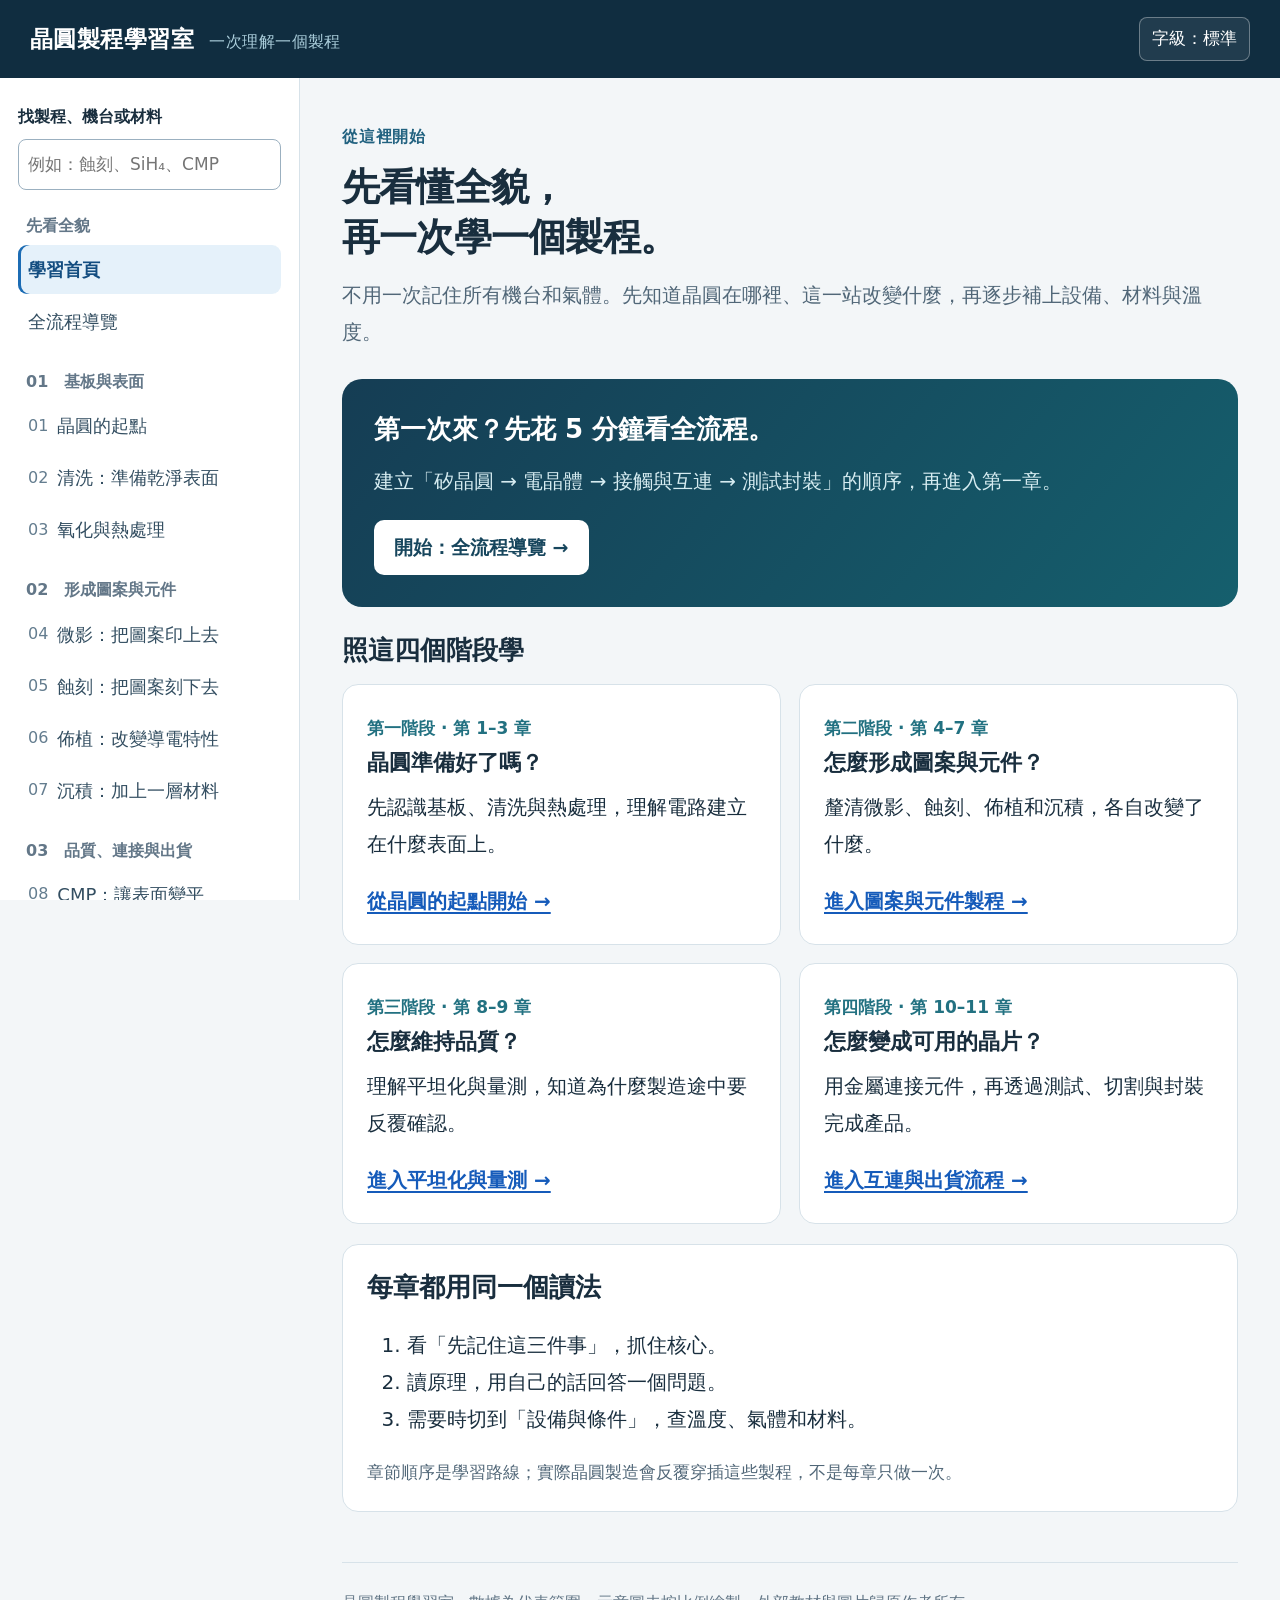
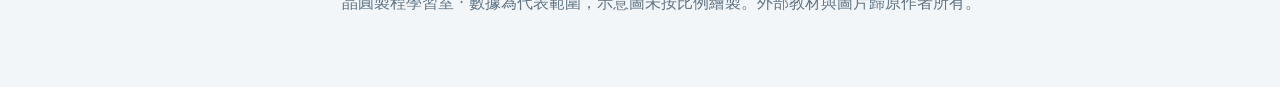
<file: semiconductor/index.html>
<!doctype html><html lang="zh-Hant"><head><meta charset="utf-8"><meta name="viewport" content="width=device-width,initial-scale=1"><meta name="description" content="按章節學習晶圓製程：先看全流程，再逐站理解原理、設備、溫度與材料。"><title>晶圓製程學習室</title>
<style>
:root{--ink:#192e3e;--muted:#516778;--blue:#155bba;--line:#d7e2e9;--paper:#f3f6f8;--text:20px}*{box-sizing:border-box}body{margin:0;background:var(--paper);color:var(--ink);font-family:"Noto Sans TC","Microsoft JhengHei",system-ui,sans-serif;font-size:var(--text);line-height:1.85}a{color:var(--blue);text-underline-offset:4px}button,input{font:inherit}button,a{touch-action:manipulation}button{cursor:pointer}button:focus-visible,a:focus-visible,input:focus-visible,summary:focus-visible{outline:3px solid #147d9b;outline-offset:3px}[hidden]{display:none!important}
.topbar{height:78px;background:#102d40;color:white;display:flex;justify-content:space-between;align-items:center;padding:0 30px;gap:16px;position:sticky;top:0;z-index:20}.brand{color:white;text-decoration:none;font-size:23px;font-weight:800;letter-spacing:.02em}.brand small{font-size:16px;color:#abcedb;margin-left:15px;font-weight:400}.tools{display:flex;align-items:center;gap:10px}.tools button{min-height:44px;background:#ffffff13;color:white;border:1px solid #ffffff55;border-radius:8px;font-size:17px;padding:4px 12px}.menu{display:none}.layout{display:grid;grid-template-columns:300px minmax(0,1fr);max-width:1500px;margin:auto}.sidebar{position:sticky;top:78px;height:calc(100vh - 78px);overflow-y:auto;background:#fff;border-right:1px solid var(--line);padding:24px 18px 40px}.search-label{display:block;font-size:16px;font-weight:700;margin-bottom:7px}.sidebar input{width:100%;min-height:48px;font-size:17px;padding:9px;border:1px solid #9bb0c0;border-radius:8px}.nav-group{margin-top:24px}.nav-group h2{font-size:16px;color:#637788;margin:0 8px 8px;font-weight:700}.nav-group a{display:flex;gap:9px;align-items:center;color:#334e61;text-decoration:none;padding:11px 10px;border-radius:9px;font-size:18px;line-height:1.5;margin:3px 0}.nav-group a:hover{background:#f1f6f9}.nav-group a[aria-current="page"]{background:#e5f1fa;color:#134d80;font-weight:750;box-shadow:inset 3px 0 #1c6cb4}.nav-number{font-size:16px;color:#647d8f}.check{margin-left:auto;color:#126a52}.progress{border-radius:12px;background:#edf6f4;padding:14px;margin-top:20px;font-size:16px}.progress progress{width:100%;accent-color:#17775f;display:block;height:10px;margin:9px 0}.search-note{font-size:16px;color:#607486}.content{min-width:0;padding:44px 42px 70px}.screen{max-width:970px;margin:auto}.eyebrow,.kicker{color:#226280;font-weight:700;font-size:16px;letter-spacing:.05em;margin:0 0 10px}h1{font-size:clamp(30px,3vw,44px);line-height:1.3;letter-spacing:-.02em;margin:0 0 16px}h2{font-size:26px;line-height:1.45;margin:0 0 14px}h3{font-size:22px;line-height:1.5;margin:0 0 10px}p{margin:10px 0 20px}.intro,.lead{color:var(--muted);max-width:43em;margin-bottom:28px}.muted,.small{color:var(--muted)}.small,figcaption,.save-note{font-size:17px;line-height:1.7}.hero-card{border-radius:20px;background:linear-gradient(130deg,#153d54,#155f6d);color:white;padding:32px;margin:25px 0}.hero-card p{color:#d6ecf1}.primary,.complete{display:inline-flex;align-items:center;justify-content:center;min-height:50px;border:0;border-radius:10px;background:#165ea7;color:white;padding:10px 20px;font-size:19px;font-weight:700;text-decoration:none}.hero-card .primary{background:#fff;color:#17465d}.path-cards,.grid,.img-grid{display:grid;grid-template-columns:repeat(2,minmax(0,1fr));gap:18px}.card,.takeaways,.recall,.reading{background:white;border:1px solid var(--line);border-radius:16px;padding:24px;margin:20px 0}.path-cards .card,.grid .card{margin:0}.card p:last-child{margin-bottom:0}.path-cards a{font-weight:700}.path-cards .index{font-size:17px;color:#227181;font-weight:750}.takeaways{background:#eaf5f2;border-color:#c8e3db}.takeaways h2{color:#1b5c4b}.takeaways ol{padding-left:28px;margin:8px 0}.takeaways li{padding-left:6px;margin:10px 0}.reading{max-width:46em}.tabs{display:flex;flex-wrap:wrap;gap:8px;margin:24px 0;border-bottom:1px solid var(--line);padding-bottom:12px}.tabs button{border:1px solid #b9cbd8;background:white;color:#335468;border-radius:10px;padding:10px 16px;min-height:50px;font-size:19px}.tabs [aria-selected="true"]{background:#165ea7;color:white;border-color:#165ea7}.recall{border-left:5px solid #b58429;background:#fffaf0}.recall summary{cursor:pointer;padding:4px;list-style-position:outside;margin-left:18px}.recall summary span{display:block;color:#786025;font-size:17px}.recall summary strong{font-weight:650}.recall p{border-top:1px solid #e8d9b9;padding-top:18px;margin-top:18px}.facts .card h2{font-size:23px;color:#1c5c7e}.lesson-actions{display:flex;gap:15px;align-items:center;flex-wrap:wrap;margin:34px 0 20px}.complete[aria-pressed="true"]{background:#19745b}.save-note{color:#5c7080}.chapter-nav{display:flex;justify-content:space-between;gap:18px;border-top:1px solid var(--line);padding-top:22px}.chapter-nav a{font-size:18px;max-width:48%}.text-link{display:inline-block;margin:15px 0}.flow{display:grid;grid-template-columns:repeat(2,minmax(0,1fr));gap:14px;margin-top:20px}.step{background:white;border:1px solid var(--line);padding:20px;border-radius:12px}.num{font-size:16px;color:#226280;font-weight:700}.step p{font-size:19px;margin:5px 0}.loop,.callout{background:#e7f3f5;border-radius:12px;padding:20px;margin:20px 0}.warn{background:#fff4df}.diagram{background:white;border:1px solid var(--line);border-radius:14px;padding:18px;margin:24px 0}.diagram svg{display:block;width:100%;height:auto;min-width:0}.diagram figcaption{color:var(--muted);margin-top:14px}.zoom-hint{font-size:17px;color:#5b7180}.diagram button{background:#edf4f8;border:1px solid #a4bbc9;color:#254c63;border-radius:8px;min-height:44px;font-size:17px;padding:6px 14px;margin-top:12px}.diagram.enlarged{overflow:auto}.diagram.enlarged svg{min-width:1100px}.condition dl{margin:0}.condition dt{font-size:17px;color:#526f82;font-weight:750;margin-top:17px}.condition dd{margin:2px 0 0}.conditions-grid{display:grid;grid-template-columns:repeat(2,minmax(0,1fr));gap:18px}.conditions-grid .card{margin:0}.source-list{padding-left:25px}.source-list li{margin:16px 0}.web-figure{margin:0;background:#fff;border:1px solid var(--line);border-radius:12px;overflow:hidden}.web-figure img{width:100%;height:auto;display:block}.web-figure figcaption{padding:18px}.web-figure .card{font-size:19px}.web-figure .small{font-size:17px}.no-results{font-size:17px;color:#755c24}.skip{position:absolute;left:15px;top:-100px;background:white;padding:10px;z-index:50}.skip:focus{top:8px}.route-footer{font-size:16px;color:#617585;border-top:1px solid var(--line);padding-top:25px;margin-top:50px}
@media(min-width:1400px){.content{padding:48px 60px}}
@media(max-width:1050px){.layout{grid-template-columns:260px minmax(0,1fr)}.sidebar{padding:20px 13px}.content{padding:32px 25px}.nav-group a{font-size:17px}.path-cards,.conditions-grid,.img-grid{grid-template-columns:1fr}.brand small{display:none}}
@media(max-width:760px){.topbar{height:70px;padding:0 14px}.brand{font-size:20px}.tools{gap:5px}.tools button{padding:4px 9px;font-size:16px}.menu{display:block}.layout{display:block}.sidebar{display:none;position:fixed;top:70px;left:0;width:min(340px,92vw);height:calc(100dvh - 70px);z-index:30;box-shadow:10px 0 40px #102d402e}.sidebar.open{display:block}.content{padding:28px 18px 50px}.hero-card{padding:25px}.card,.takeaways,.reading,.recall{padding:21px}.grid,.flow{grid-template-columns:1fr}.tabs{gap:6px}.tabs button{font-size:17px;padding:9px 10px}.chapter-nav{flex-direction:column}.chapter-nav a{max-width:100%}.diagram{padding:12px}.lesson-actions{align-items:flex-start;flex-direction:column}.nav-group a{font-size:18px}}
@media print{.topbar,.sidebar,.tabs,.lesson-actions,.chapter-nav{display:none!important}.layout{display:block}.content{padding:0}.screen[hidden]{display:none!important}.screen:not([hidden]) [role="tabpanel"]{display:block!important}.diagram svg{min-width:0!important}}
</style></head><body><a class="skip" href="#main">跳到主要內容</a>
<header class="topbar"><a class="brand" href="#home">晶圓製程學習室<small>一次理解一個製程</small></a><div class="tools"><button id="font" aria-label="切換閱讀字級">字級：標準</button><button class="menu" id="menu" aria-controls="sidebar" aria-expanded="false">目錄</button></div></header>
<div class="layout"><aside class="sidebar" id="sidebar" aria-label="課程目錄">
<label class="search-label" for="search">找製程、機台或材料</label><input id="search" type="search" placeholder="例如：蝕刻、SiH₄、CMP" autocomplete="off"><p class="search-note" id="search-count" aria-live="polite"></p>
<nav><div class="nav-group"><h2>先看全貌</h2><a href="#home" data-route="home">學習首頁</a><a href="#overview" data-route="overview">全流程導覽</a></div><div class="nav-group"><h2>01　基板與表面</h2><a href="#lesson-1" data-route="lesson-1" data-search="設備：CZ（Czochralski）拉晶爐、外圓研磨機、多線切割機、研磨／蝕刻／CMP 拋光機、清洗與檢查設備。 材料與氣氛：高純度多晶矽熔料、石英坩堝、氬氣；拉晶時可加入微量硼或磷控制電阻率。後續以線鋸切片、倒角、研磨和化學機械拋光。 原理：以籽晶引導熔融矽凝固，讓矽原子沿單晶晶格排列。切片後去除鋸切損傷並拋成鏡面，降低後續微影的焦距與缺陷風險。200／300 mm 是常見晶圓直徑，不代表每種產品都用同一尺寸。 溫度：矽熔點約 1414°C；拉晶爐以感應／電阻加熱控制熔池與拉速。切片、研磨、拋光為機械／濕化學步驟，通常不以高溫製程為核心。"><span class="nav-number">01</span><span>晶圓的起點</span><span class="check" aria-hidden="true"></span></a><a href="#lesson-2" data-route="lesson-2" data-search="設備：濕式槽台（wet bench）、單片旋轉噴洗機、刷洗機、兆聲／超音波槽、旋轉乾燥機或 Marangoni 乾燥機。 常見化學品：SC-1（NH₄OH／H₂O₂／H₂O）偏向去粒子與有機污染；SC-2（HCl／H₂O₂／H₂O）偏向金屬離子；HF 或 BOE 用於去除氧化層；大量超純水沖洗。清洗不是把所有化學液混用，流程依污染類型安排。 原理：化學反應、溶解與機械／聲學作用把微粒、金屬或有機物從表面帶走。最後必須低污染乾燥，否則水痕或再沾污會變成缺陷。 溫度與環境：室溫至約 80°C 的配方都可能使用；濕台局部抽氣並配置藥液供應、排氣與廢液處理。"><span class="nav-number">02</span><span>清洗：準備乾淨表面</span><span class="check" aria-hidden="true"></span></a><a href="#lesson-3" data-route="lesson-3" data-search="設備：批次石英管爐、立式爐、RTP／RTA 快速熱處理設備。 材料與氣體：乾氧化使用 O₂；濕氧化供應 H₂O 蒸氣（可由 O₂／H₂ 反應產生）；擴散摻雜常見硼、磷源；退火可用 N₂、Ar 或含 H₂ 的成形氣氛。 原理：氧化時氧化劑穿過已形成的氧化層到達 Si／SiO₂ 界面，與矽反應：Si + O₂ → SiO₂；水蒸氣氧化較快但膜質特性不同。擴散由濃度梯度推動雜質移動；退火用熱修復晶格缺陷、活化摻雜原子或改善介面。 溫度：熱氧化常約 800–1200°C；摻雜擴散約 1000°C 以上；植入後活化退火常約 800–1000°C，RTA 用很短時間達高溫以限制擴散。"><span class="nav-number">03</span><span>氧化與熱處理</span><span class="check" aria-hidden="true"></span></a></div><div class="nav-group"><h2>02　形成圖案與元件</h2><a href="#lesson-4" data-route="lesson-4" data-search="設備：Track 塗佈／顯影機（旋塗杯、熱板、顯影模組）、Stepper 或 Scanner 曝光機、缺陷檢查與 overlay／CD 量測設備。 材料：液態光阻、底部抗反射層、光罩 reticle、顯影液；正光阻曝光處通常變得較易溶，負光阻則常因曝光交聯而較難溶。 原理：旋塗形成均勻感光薄層；對位後投射光罩圖案。曝光改變光阻的化學溶解度，烘烤與顯影留下要保護的圖形。光阻圖形本身是暫時遮罩，後續通常還要把形狀轉移到下方薄膜。 光源／溫度：DUV 常見 KrF 248 nm、ArF 193 nm；EUV 波長 13.5 nm，EUV 光路需真空。塗佈後熱板通常在約 90–150°C 的 recipe window；精確溫度與時間依光阻與層別。"><span class="nav-number">04</span><span>微影：把圖案印上去</span><span class="check" aria-hidden="true"></span></a><a href="#lesson-5" data-route="lesson-5" data-search="設備：濕蝕刻槽／單片濕製程機；乾式使用 RIE、ICP、CCP 電漿蝕刻腔；去光阻常用 O₂ 灰化與下游濕式清洗。 材料與氣體：氧化物常用 HF 系濕蝕刻或 CF₄／CHF₃ 等含氟電漿；矽／多晶矽常用 Cl₂、HBr；深矽蝕刻常在 SF₆ 蝕刻與 C₄F₈ 保護膜沉積間交替。 原理：濕蝕刻靠液相反應溶解材料，常較各向同性；電漿把氣體解離成自由基和離子，化學反應生成揮發性副產物，帶偏壓的離子提供較垂直的方向性。製程需兼顧速率、選擇比、均勻性與側壁輪廓。 溫度：很多蝕刻用晶圓台會冷卻至數十°C；有些深矽／冷凍蝕刻會低於 0°C，亦有較高溫製程，取決於材料與側壁控制目標。腔體是低壓真空。"><span class="nav-number">05</span><span>蝕刻：把圖案刻下去</span><span class="check" aria-hidden="true"></span></a><a href="#lesson-6" data-route="lesson-6" data-search="設備：離子源、質量分析磁鐵、加速電場、掃描晶圓盤、高真空腔；植入後接 RTA／尖峰退火或爐管退火。 材料／氣體源：硼 B 或 BF₂ 形成 p 型摻雜；磷 P、砷 As 常形成 n 型摻雜。離子源使用氣、液或固態前驅物，依離子機台與物種選擇；退火常用 N₂ 或 Ar。 原理：離子化後按質量挑選所需離子，再加速至指定能量並掃描晶圓。能量主要影響植入深度，劑量影響濃度；光阻或硬遮罩限定區域。離子會造成晶格損傷，退火讓摻雜進入晶格位置並恢復晶體品質。 溫度：佈植通常近室溫（特定材料可熱佈植）；植入後矽晶圓活化退火常約 800–1000°C，控制時間避免摻雜擴散過遠。"><span class="nav-number">06</span><span>佈植：改變導電特性</span><span class="check" aria-hidden="true"></span></a><a href="#lesson-7" data-route="lesson-7" data-search="設備：CVD 批次爐管或單片反應腔；PVD 濺鍍真空腔；ALD 交替脈衝供應反應物；外延反應器用於晶體品質連續生長。 材料與氣體例：SiH₄ 可供應矽；SiH₄／O₂ 或 TEOS 可製氧化矽；SiH₄／NH₃ 或 DCS／NH₃ 可製含氮薄膜。PVD 以 Ar 電漿轟擊 Ti、Ta、Cu、Al 等固體靶材；ALD 以金屬有機或鹵化物前驅物搭配 H₂O、O₃、NH₃ 等反應物。 原理：CVD 讓前驅氣體在熱或電漿能量下反應並在表面成膜；PVD 以物理濺射把靶材原子送到晶圓；ALD 交替送入前驅物與反應物，利用表面自限反應逐循環長膜，適合高深寬比結構的共形覆蓋。 溫度：LPCVD 常約 500–1100°C；PECVD 常約 200–400°C；ALD 很依賴材料，常見約 100–400°C；PVD 可由近室溫到數百°C。這些範圍會因膜種差異很大。"><span class="nav-number">07</span><span>沉積：加上一層材料</span><span class="check" aria-hidden="true"></span></a></div><div class="nav-group"><h2>03　品質、連接與出貨</h2><a href="#lesson-8" data-route="lesson-8" data-search="設備：CMP 研磨機（載台、拋光墊、研磨頭、修整盤）、漿液供給和末端清洗設備。 材料：水基漿液含 SiO₂／CeO₂ 磨粒與化學添加劑；金屬 CMP 可能加入氧化劑、抑制劑與螯合劑，依銅、鎢、氧化物等不同薄膜設計。 原理：晶圓旋轉並受壓接觸拋光墊；漿液先化學改質／軟化表面，墊與磨粒再機械移除材料。凸起處接觸較多，逐步削平，露出所需層或形成平坦表面，讓下一層微影可對焦。 溫度：通常近室溫運作；需控制漿液供應、墊面修整、壓力、速度與終點。"><span class="nav-number">08</span><span>CMP：讓表面變平</span><span class="check" aria-hidden="true"></span></a><a href="#lesson-9" data-route="lesson-9" data-search="設備：橢偏儀／反射儀量薄膜，光學或電子束 CD-SEM 量線寬，散射量測看 overlay，AFM／輪廓儀量表面形貌，明暗場檢查機找缺陷，四點探針／電性測試量電阻。 原理：量測不只是最後驗收，而是每個關鍵模組後的回饋。SPC 追蹤中心值與變異，發現膜厚漂移、曝光對位、蝕刻深度或顆粒異常；電性測試則確認實際元件是否正常。 和你的量測經驗連結：白光干涉／UA3P 類工具可幫你理解表面輪廓與高度差；晶圓廠另會把膜厚、CD、粗糙度、缺陷座標與電性結果做跨站點追溯，量測重複性和取樣位置都很重要。"><span class="nav-number">09</span><span>量測：確認做得對不對</span><span class="check" aria-hidden="true"></span></a><a href="#lesson-10" data-route="lesson-10" data-search="設備：介電層 CVD／ALD、光刻與介電層蝕刻、阻障／種子層 PVD、銅電鍍、鎢 CVD 填孔、CMP、清洗與檢查設備。 材料：SiO₂／低介電常數 low-k 絕緣層；銅或鎢導體；Ti／TiN、Ta／TaN 等阻障／黏著材料。材料組合會隨年代與產品不同。 原理：在介電層開溝槽和通孔，覆上阻障／種子層，填入金屬後以 CMP 去掉表面多餘金屬。重複多層後，元件被接成完整電路。Damascene 銅線先刻介電層溝槽、再填銅，而非直接把銅乾蝕刻成線。 溫度：後段互連通常限制熱預算，常用低溫薄膜、電鍍和 CMP；各材料整合的允許溫度不同。"><span class="nav-number">10</span><span>互連：把元件接起來</span><span class="check" aria-hidden="true"></span></a><a href="#lesson-11" data-route="lesson-11" data-search="設備：晶圓探針台／自動測試機、雷射或鑽石刀切割機、貼晶機、打線機或倒裝晶片設備、塑封與成品測試設備。 原理：EDS／wafer sort 用探針接觸晶圓上的測試墊，找出良品 die 與電性分布；切割分離裸晶，再以 wire bond、flip-chip 或混合接合連到封裝基板，封裝保護晶粒並導出訊號和散熱。 範圍：晶圓前段製造到 EDS 是這份知識庫的主線；封裝屬後段，列入是為了把完整產品旅程接起來。"><span class="nav-number">11</span><span>晶圓測試與封裝</span><span class="check" aria-hidden="true"></span></a></div><div class="nav-group"><h2>隨時查閱</h2><a href="#conditions" data-route="conditions">溫度與材料速查</a><a href="#images" data-route="images">網路示意圖集</a><a href="#sources" data-route="sources">來源與延伸閱讀</a></div></nav><p class="no-results" hidden>找不到符合的項目，試試其他名稱。</p><div class="progress"><b id="progress-label">學習進度：0 / 11 章</b><progress id="progress" max="11" value="0" aria-label="已讀章節"></progress><span>可隨時取消已讀標記</span></div></aside>
<main class="content" id="main"><section class="screen" id="home" data-title="學習首頁"><p class="eyebrow">從這裡開始</p><h1 tabindex="-1">先看懂全貌，<br>再一次學一個製程。</h1><p class="intro">不用一次記住所有機台和氣體。先知道晶圓在哪裡、這一站改變什麼，再逐步補上設備、材料與溫度。</p>
<div class="hero-card"><h2>第一次來？先花 5 分鐘看全流程。</h2><p>建立「矽晶圓 → 電晶體 → 接觸與互連 → 測試封裝」的順序，再進入第一章。</p><a class="primary" id="resume" href="#overview">開始：全流程導覽 →</a></div>
<h2>照這四個階段學</h2><div class="path-cards">
<div class="card"><span class="index">第一階段 · 第 1–3 章</span><h3>晶圓準備好了嗎？</h3><p>先認識基板、清洗與熱處理，理解電路建立在什麼表面上。</p><a href="#lesson-1">從晶圓的起點開始 →</a></div>
<div class="card"><span class="index">第二階段 · 第 4–7 章</span><h3>怎麼形成圖案與元件？</h3><p>釐清微影、蝕刻、佈植和沉積，各自改變了什麼。</p><a href="#lesson-4">進入圖案與元件製程 →</a></div>
<div class="card"><span class="index">第三階段 · 第 8–9 章</span><h3>怎麼維持品質？</h3><p>理解平坦化與量測，知道為什麼製造途中要反覆確認。</p><a href="#lesson-8">進入平坦化與量測 →</a></div>
<div class="card"><span class="index">第四階段 · 第 10–11 章</span><h3>怎麼變成可用的晶片？</h3><p>用金屬連接元件，再透過測試、切割與封裝完成產品。</p><a href="#lesson-10">進入互連與出貨流程 →</a></div></div>
<div class="card"><h2>每章都用同一個讀法</h2><ol><li>看「先記住這三件事」，抓住核心。</li><li>讀原理，用自己的話回答一個問題。</li><li>需要時切到「設備與條件」，查溫度、氣體和材料。</li></ol><p class="small">章節順序是學習路線；實際晶圓製造會反覆穿插這些製程，不是每章只做一次。</p></div></section>
<section class="screen" id="overview" hidden data-title="全流程導覽"><p class="eyebrow">第一步 · 約 5 分鐘</p><h1 tabindex="-1">先看全流程</h1><p class="intro">先記住五個大階段。各站的細節留到後面逐章學習。</p>
 
 <div class="flow">
  <article class="step"><span class="num">01 · SUBSTRATE</span><h3>長晶與晶圓</h3><p>高純度多晶矽長成單晶棒，再切片、研磨、拋光、清洗。</p></article>
  <article class="step"><span class="num">02 · FEOL</span><h3>做出電晶體</h3><p>隔離、井區、閘極、通道、源極／汲極；薄膜、微影、蝕刻、摻雜反覆交錯。</p></article>
  <article class="step"><span class="num">03 · MOL</span><h3>接上元件</h3><p>開接觸孔、形成矽化物與接觸插塞，讓電晶體接到上層導線。</p></article>
  <article class="step"><span class="num">04 · BEOL</span><h3>建金屬道路</h3><p>介電層、通孔與金屬線逐層形成；銅製程常見電鍍填孔再 CMP。</p></article>
  <article class="step"><span class="num">05 · EDS / PKG</span><h3>測試與封裝</h3><p>晶圓電性測試、切割、封裝與成品測試；封裝通常是後段廠流程。</p></article>
 </div>
 <div class="loop">FEOL / MOL / BEOL 的每一個層級，都可能再跑多次：沉積 → 微影 → 蝕刻／植入 → 去光阻 → 清洗 → 量測</div>
 <div class="grid two" style="margin-top:16px">
  <div class="card"><h3>FEOL：前段製程</h3><p>在矽中或矽表面形成隔離與有源元件，核心目標是做出電晶體。高溫擴散、氧化通常出現在早期；元件越做越精細後，閘極材料與整合方法也會改變。</p></div>
  <div class="card"><h3>MOL / BEOL：接觸與互連</h3><p>MOL 把元件接出來；BEOL 在上方鋪設多層絕緣層、金屬線和垂直通孔。可以把它想成城市的立體道路網：電晶體是街區，金屬線是道路，通孔是立體交流道。</p></div>
 </div>
 <div class="callout warn" style="margin-top:16px"><strong>流程觀念校正：</strong>大家常說「半導體八大製程」，那是教學分類法，不代表工廠嚴格依八個步驟各做一次。晶圓實際經歷數百至數千個製程操作，圖案化循環會在不同層重複。</div>

 
 <figure class="diagram">
 <svg viewBox="0 0 1000 245" role="img" aria-label="薄膜、塗光阻、曝光顯影、蝕刻、去光阻及量測的製程循環">
 <defs><marker id="arr-diagram-1" markerWidth="8" markerHeight="8" refX="6" refY="3" orient="auto"><path d="M0,0 L0,6 L7,3 z" fill="#52738a"/></marker></defs>
 <g font-family="system-ui,sans-serif">
 <g transform="translate(20,32)"><rect width="140" height="110" rx="14" fill="#e4f1f8" stroke="#bfd7e6"/><text x="70" y="27" text-anchor="middle" font-size="13" font-weight="700" fill="#164d70">1 薄膜沉積</text><rect x="28" y="70" width="84" height="20" rx="5" fill="#6c93a4"/><rect x="28" y="62" width="84" height="8" fill="#20b8c3"/><text x="70" y="53" text-anchor="middle" font-size="11" fill="#546b7b">CVD / PVD / ALD</text></g>
 <path d="M163 87h25" stroke="#52738a" stroke-width="2" marker-end="url(#arr-diagram-1)"/>
 <g transform="translate(195,32)"><rect width="140" height="110" rx="14" fill="#f2ebfa" stroke="#d8c9ec"/><text x="70" y="27" text-anchor="middle" font-size="13" font-weight="700" fill="#67418d">2 塗佈光阻</text><rect x="28" y="77" width="84" height="13" rx="4" fill="#6c93a4"/><rect x="28" y="69" width="84" height="8" fill="#af83d2"/><text x="70" y="53" text-anchor="middle" font-size="11" fill="#6d5b7d">旋塗＋烘烤</text></g>
 <path d="M338 87h25" stroke="#52738a" stroke-width="2" marker-end="url(#arr-diagram-1)"/>
 <g transform="translate(370,32)"><rect width="140" height="110" rx="14" fill="#fff4df" stroke="#eddcb7"/><text x="70" y="27" text-anchor="middle" font-size="13" font-weight="700" fill="#8a5b10">3 曝光與顯影</text><rect x="28" y="77" width="84" height="13" rx="4" fill="#6c93a4"/><rect x="28" y="69" width="28" height="8" fill="#af83d2"/><rect x="84" y="69" width="28" height="8" fill="#af83d2"/><path d="M47 40v19M70 40v19M93 40v19" stroke="#efad32" stroke-width="2"/><text x="70" y="104" text-anchor="middle" font-size="10" fill="#6d5b7d">光罩圖案轉印</text></g>
 <path d="M513 87h25" stroke="#52738a" stroke-width="2" marker-end="url(#arr-diagram-1)"/>
 <g transform="translate(545,32)"><rect width="140" height="110" rx="14" fill="#fce9e7" stroke="#efcfca"/><text x="70" y="27" text-anchor="middle" font-size="13" font-weight="700" fill="#944a40">4 蝕刻或植入</text><rect x="28" y="77" width="84" height="13" rx="4" fill="#6c93a4"/><rect x="28" y="69" width="28" height="8" fill="#af83d2"/><rect x="84" y="69" width="28" height="8" fill="#af83d2"/><path d="M69 42v20m-8-7 8 8 8-8" stroke="#d26c55" stroke-width="2"/><text x="70" y="104" text-anchor="middle" font-size="10" fill="#75514c">選擇性改變材料</text></g>
 <path d="M688 87h25" stroke="#52738a" stroke-width="2" marker-end="url(#arr-diagram-1)"/>
 <g transform="translate(720,32)"><rect width="140" height="110" rx="14" fill="#e5f5ed" stroke="#c4e2d2"/><text x="70" y="27" text-anchor="middle" font-size="13" font-weight="700" fill="#287052">5 去光阻與清洗</text><rect x="28" y="77" width="84" height="13" rx="4" fill="#6c93a4"/><rect x="28" y="69" width="28" height="8" fill="#20b8c3"/><rect x="84" y="69" width="28" height="8" fill="#20b8c3"/><text x="70" y="53" text-anchor="middle" font-size="11" fill="#587264">灰化 / 濕式清洗</text></g>
 <path d="M863 87h25" stroke="#52738a" stroke-width="2" marker-end="url(#arr-diagram-1)"/>
 <g transform="translate(895,32)"><rect width="85" height="110" rx="14" fill="#eaf0f5" stroke="#cbd8e1"/><text x="42" y="27" text-anchor="middle" font-size="12" font-weight="700" fill="#344e62">6 量測</text><circle cx="42" cy="66" r="16" fill="none" stroke="#4d7995" stroke-width="3"/><path d="M54 78l12 12" stroke="#4d7995" stroke-width="4"/><text x="42" y="105" text-anchor="middle" font-size="10" fill="#546b7b">CD / 膜厚</text></g>
 <path d="M940 155 C940 204 300 206 300 157" fill="none" stroke="#52738a" stroke-width="2" stroke-dasharray="6 5" marker-end="url(#arr-diagram-1)"/>
 <text x="605" y="222" text-anchor="middle" font-size="12" fill="#526879">下一層：再沉積／再圖案化，逐層堆疊</text>
 </g></svg>
 <figcaption>原創概念圖。蝕刻與植入是不同模組；圖中合併表示都會使用光阻或硬遮罩保護部分區域。</figcaption></figure>
<a class="primary" href="#lesson-1">開始第 1 章：晶圓的起點 →</a></section>
<section class="screen lesson" id="lesson-1" hidden data-title="晶圓的起點">
 <p class="eyebrow">製程課程 01 / 11 · 約 3–5 分鐘</p><h1 tabindex="-1">晶圓的起點</h1>
 <p class="intro">先理解這一步在晶圓上改變了什麼，再查看機台與條件。</p>
 <div class="tabs" role="tablist" aria-label="本章內容">
 <button role="tab" id="tab-0-0" aria-controls="panel-0-0" aria-selected="true" tabindex="0" data-tab="0">先理解原理</button><button role="tab" id="tab-0-1" aria-controls="panel-0-1" aria-selected="false" tabindex="-1" data-tab="1">設備與條件</button><button role="tab" id="tab-0-2" aria-controls="panel-0-2" aria-selected="false" tabindex="-1" data-tab="2">圖解與來源</button></div>
 <div role="tabpanel" id="panel-0-0" aria-labelledby="tab-0-0">
 <div class="takeaways"><h2>先記住這三件事</h2><ol><li>矽晶圓是承載電路的單晶基板。</li><li>拉晶決定晶體品質；切片、研磨與拋光決定表面條件。</li><li>要分清楚「製造晶圓」與「在晶圓上製造電路」。</li></ol></div>
 <article class="reading"><h2>原理怎麼運作</h2><p>以籽晶引導熔融矽凝固，讓矽原子沿單晶晶格排列。切片後去除鋸切損傷並拋成鏡面，降低後續微影的焦距與缺陷風險。200／300 mm 是常見晶圓直徑，不代表每種產品都用同一尺寸。</p></article>
 <details class="recall"><summary><span>停一下，試著用自己的話回答</span><strong>拋光晶圓的目的只有看起來亮嗎？</strong></summary><p>不是。平坦、低損傷的表面能減少後續缺陷，也有助於微影對焦。</p></details>
 </div>
 <div role="tabpanel" id="panel-0-1" aria-labelledby="tab-0-1" hidden><p class="muted">每張卡片只回答一個問題。數字是代表範圍，實際條件依設備、材料與製程而異。</p>
 <div class="facts"><article class="card"><h2>設備</h2><p>CZ（Czochralski）拉晶爐、外圓研磨機、多線切割機、研磨／蝕刻／CMP 拋光機、清洗與檢查設備。</p></article><article class="card"><h2>材料與氣氛</h2><p>高純度多晶矽熔料、石英坩堝、氬氣；拉晶時可加入微量硼或磷控制電阻率。後續以線鋸切片、倒角、研磨和化學機械拋光。</p></article><article class="card"><h2>溫度</h2><p>矽熔點約 1414°C；拉晶爐以感應／電阻加熱控制熔池與拉速。切片、研磨、拋光為機械／濕化學步驟，通常不以高溫製程為核心。</p></article></div>
 <a class="text-link" href="#conditions">查看所有製程的溫度與材料速查 →</a></div>
 <div role="tabpanel" id="panel-0-2" aria-labelledby="tab-0-2" hidden>
 <figure class="diagram">
 <svg viewBox="0 0 1000 245" role="img" aria-label="薄膜、塗光阻、曝光顯影、蝕刻、去光阻及量測的製程循環">
 <defs><marker id="arr-diagram-2" markerWidth="8" markerHeight="8" refX="6" refY="3" orient="auto"><path d="M0,0 L0,6 L7,3 z" fill="#52738a"/></marker></defs>
 <g font-family="system-ui,sans-serif">
 <g transform="translate(20,32)"><rect width="140" height="110" rx="14" fill="#e4f1f8" stroke="#bfd7e6"/><text x="70" y="27" text-anchor="middle" font-size="13" font-weight="700" fill="#164d70">1 薄膜沉積</text><rect x="28" y="70" width="84" height="20" rx="5" fill="#6c93a4"/><rect x="28" y="62" width="84" height="8" fill="#20b8c3"/><text x="70" y="53" text-anchor="middle" font-size="11" fill="#546b7b">CVD / PVD / ALD</text></g>
 <path d="M163 87h25" stroke="#52738a" stroke-width="2" marker-end="url(#arr-diagram-2)"/>
 <g transform="translate(195,32)"><rect width="140" height="110" rx="14" fill="#f2ebfa" stroke="#d8c9ec"/><text x="70" y="27" text-anchor="middle" font-size="13" font-weight="700" fill="#67418d">2 塗佈光阻</text><rect x="28" y="77" width="84" height="13" rx="4" fill="#6c93a4"/><rect x="28" y="69" width="84" height="8" fill="#af83d2"/><text x="70" y="53" text-anchor="middle" font-size="11" fill="#6d5b7d">旋塗＋烘烤</text></g>
 <path d="M338 87h25" stroke="#52738a" stroke-width="2" marker-end="url(#arr-diagram-2)"/>
 <g transform="translate(370,32)"><rect width="140" height="110" rx="14" fill="#fff4df" stroke="#eddcb7"/><text x="70" y="27" text-anchor="middle" font-size="13" font-weight="700" fill="#8a5b10">3 曝光與顯影</text><rect x="28" y="77" width="84" height="13" rx="4" fill="#6c93a4"/><rect x="28" y="69" width="28" height="8" fill="#af83d2"/><rect x="84" y="69" width="28" height="8" fill="#af83d2"/><path d="M47 40v19M70 40v19M93 40v19" stroke="#efad32" stroke-width="2"/><text x="70" y="104" text-anchor="middle" font-size="10" fill="#6d5b7d">光罩圖案轉印</text></g>
 <path d="M513 87h25" stroke="#52738a" stroke-width="2" marker-end="url(#arr-diagram-2)"/>
 <g transform="translate(545,32)"><rect width="140" height="110" rx="14" fill="#fce9e7" stroke="#efcfca"/><text x="70" y="27" text-anchor="middle" font-size="13" font-weight="700" fill="#944a40">4 蝕刻或植入</text><rect x="28" y="77" width="84" height="13" rx="4" fill="#6c93a4"/><rect x="28" y="69" width="28" height="8" fill="#af83d2"/><rect x="84" y="69" width="28" height="8" fill="#af83d2"/><path d="M69 42v20m-8-7 8 8 8-8" stroke="#d26c55" stroke-width="2"/><text x="70" y="104" text-anchor="middle" font-size="10" fill="#75514c">選擇性改變材料</text></g>
 <path d="M688 87h25" stroke="#52738a" stroke-width="2" marker-end="url(#arr-diagram-2)"/>
 <g transform="translate(720,32)"><rect width="140" height="110" rx="14" fill="#e5f5ed" stroke="#c4e2d2"/><text x="70" y="27" text-anchor="middle" font-size="13" font-weight="700" fill="#287052">5 去光阻與清洗</text><rect x="28" y="77" width="84" height="13" rx="4" fill="#6c93a4"/><rect x="28" y="69" width="28" height="8" fill="#20b8c3"/><rect x="84" y="69" width="28" height="8" fill="#20b8c3"/><text x="70" y="53" text-anchor="middle" font-size="11" fill="#587264">灰化 / 濕式清洗</text></g>
 <path d="M863 87h25" stroke="#52738a" stroke-width="2" marker-end="url(#arr-diagram-2)"/>
 <g transform="translate(895,32)"><rect width="85" height="110" rx="14" fill="#eaf0f5" stroke="#cbd8e1"/><text x="42" y="27" text-anchor="middle" font-size="12" font-weight="700" fill="#344e62">6 量測</text><circle cx="42" cy="66" r="16" fill="none" stroke="#4d7995" stroke-width="3"/><path d="M54 78l12 12" stroke="#4d7995" stroke-width="4"/><text x="42" y="105" text-anchor="middle" font-size="10" fill="#546b7b">CD / 膜厚</text></g>
 <path d="M940 155 C940 204 300 206 300 157" fill="none" stroke="#52738a" stroke-width="2" stroke-dasharray="6 5" marker-end="url(#arr-diagram-2)"/>
 <text x="605" y="222" text-anchor="middle" font-size="12" fill="#526879">下一層：再沉積／再圖案化，逐層堆疊</text>
 </g></svg>
 <figcaption>原創概念圖。蝕刻與植入是不同模組；圖中合併表示都會使用光阻或硬遮罩保護部分區域。</figcaption></figure>
 <div class="card"><h2>延伸閱讀</h2><p><a href="https://www.sas-globalwafers.co.jp/eng/technical/manufacturing.html" target="_blank" rel="noopener">GlobalWafers｜晶圓製造 ↗</a></p><p><a href="#images">網路示意圖集 →</a>　<a href="#sources">完整資料來源 →</a></p></div></div>
 <div class="lesson-actions"><button class="complete" data-complete="1" aria-pressed="false">標記本章已讀</button><span class="save-note">進度保存在這個瀏覽器</span></div>
 <nav class="chapter-nav" aria-label="章節切換"><a href="#overview">← 全流程導覽</a><a href="#lesson-2">清洗：準備乾淨表面 →</a></nav>
 </section><section class="screen lesson" id="lesson-2" hidden data-title="清洗：準備乾淨表面">
 <p class="eyebrow">製程課程 02 / 11 · 約 3–5 分鐘</p><h1 tabindex="-1">清洗：準備乾淨表面</h1>
 <p class="intro">先理解這一步在晶圓上改變了什麼，再查看機台與條件。</p>
 <div class="tabs" role="tablist" aria-label="本章內容">
 <button role="tab" id="tab-1-0" aria-controls="panel-1-0" aria-selected="true" tabindex="0" data-tab="0">先理解原理</button><button role="tab" id="tab-1-1" aria-controls="panel-1-1" aria-selected="false" tabindex="-1" data-tab="1">設備與條件</button><button role="tab" id="tab-1-2" aria-controls="panel-1-2" aria-selected="false" tabindex="-1" data-tab="2">圖解與來源</button></div>
 <div role="tabpanel" id="panel-1-0" aria-labelledby="tab-1-0">
 <div class="takeaways"><h2>先記住這三件事</h2><ol><li>清洗會穿插在許多製程之間。</li><li>粒子、有機物、金屬污染，需要不同的去除方式。</li><li>乾燥也會影響品質，水痕和再沾污都可能形成缺陷。</li></ol></div>
 <article class="reading"><h2>原理怎麼運作</h2><p>化學反應、溶解與機械／聲學作用把微粒、金屬或有機物從表面帶走。最後必須低污染乾燥，否則水痕或再沾污會變成缺陷。</p></article>
 <details class="recall"><summary><span>停一下，試著用自己的話回答</span><strong>為什麼清洗不只出現在流程一開始？</strong></summary><p>因為蝕刻、CMP 等製程會持續產生殘留與污染，需要在下一站前去除。</p></details>
 </div>
 <div role="tabpanel" id="panel-1-1" aria-labelledby="tab-1-1" hidden><p class="muted">每張卡片只回答一個問題。數字是代表範圍，實際條件依設備、材料與製程而異。</p>
 <div class="facts"><article class="card"><h2>設備</h2><p>濕式槽台（wet bench）、單片旋轉噴洗機、刷洗機、兆聲／超音波槽、旋轉乾燥機或 Marangoni 乾燥機。</p></article><article class="card"><h2>常見化學品</h2><p>SC-1（NH₄OH／H₂O₂／H₂O）偏向去粒子與有機污染；SC-2（HCl／H₂O₂／H₂O）偏向金屬離子；HF 或 BOE 用於去除氧化層；大量超純水沖洗。清洗不是把所有化學液混用，流程依污染類型安排。</p></article><article class="card"><h2>溫度與環境</h2><p>室溫至約 80°C 的配方都可能使用；濕台局部抽氣並配置藥液供應、排氣與廢液處理。</p></article></div>
 <a class="text-link" href="#conditions">查看所有製程的溫度與材料速查 →</a></div>
 <div role="tabpanel" id="panel-1-2" aria-labelledby="tab-1-2" hidden>
 <figure class="diagram">
 <svg viewBox="0 0 1000 245" role="img" aria-label="薄膜、塗光阻、曝光顯影、蝕刻、去光阻及量測的製程循環">
 <defs><marker id="arr-diagram-3" markerWidth="8" markerHeight="8" refX="6" refY="3" orient="auto"><path d="M0,0 L0,6 L7,3 z" fill="#52738a"/></marker></defs>
 <g font-family="system-ui,sans-serif">
 <g transform="translate(20,32)"><rect width="140" height="110" rx="14" fill="#e4f1f8" stroke="#bfd7e6"/><text x="70" y="27" text-anchor="middle" font-size="13" font-weight="700" fill="#164d70">1 薄膜沉積</text><rect x="28" y="70" width="84" height="20" rx="5" fill="#6c93a4"/><rect x="28" y="62" width="84" height="8" fill="#20b8c3"/><text x="70" y="53" text-anchor="middle" font-size="11" fill="#546b7b">CVD / PVD / ALD</text></g>
 <path d="M163 87h25" stroke="#52738a" stroke-width="2" marker-end="url(#arr-diagram-3)"/>
 <g transform="translate(195,32)"><rect width="140" height="110" rx="14" fill="#f2ebfa" stroke="#d8c9ec"/><text x="70" y="27" text-anchor="middle" font-size="13" font-weight="700" fill="#67418d">2 塗佈光阻</text><rect x="28" y="77" width="84" height="13" rx="4" fill="#6c93a4"/><rect x="28" y="69" width="84" height="8" fill="#af83d2"/><text x="70" y="53" text-anchor="middle" font-size="11" fill="#6d5b7d">旋塗＋烘烤</text></g>
 <path d="M338 87h25" stroke="#52738a" stroke-width="2" marker-end="url(#arr-diagram-3)"/>
 <g transform="translate(370,32)"><rect width="140" height="110" rx="14" fill="#fff4df" stroke="#eddcb7"/><text x="70" y="27" text-anchor="middle" font-size="13" font-weight="700" fill="#8a5b10">3 曝光與顯影</text><rect x="28" y="77" width="84" height="13" rx="4" fill="#6c93a4"/><rect x="28" y="69" width="28" height="8" fill="#af83d2"/><rect x="84" y="69" width="28" height="8" fill="#af83d2"/><path d="M47 40v19M70 40v19M93 40v19" stroke="#efad32" stroke-width="2"/><text x="70" y="104" text-anchor="middle" font-size="10" fill="#6d5b7d">光罩圖案轉印</text></g>
 <path d="M513 87h25" stroke="#52738a" stroke-width="2" marker-end="url(#arr-diagram-3)"/>
 <g transform="translate(545,32)"><rect width="140" height="110" rx="14" fill="#fce9e7" stroke="#efcfca"/><text x="70" y="27" text-anchor="middle" font-size="13" font-weight="700" fill="#944a40">4 蝕刻或植入</text><rect x="28" y="77" width="84" height="13" rx="4" fill="#6c93a4"/><rect x="28" y="69" width="28" height="8" fill="#af83d2"/><rect x="84" y="69" width="28" height="8" fill="#af83d2"/><path d="M69 42v20m-8-7 8 8 8-8" stroke="#d26c55" stroke-width="2"/><text x="70" y="104" text-anchor="middle" font-size="10" fill="#75514c">選擇性改變材料</text></g>
 <path d="M688 87h25" stroke="#52738a" stroke-width="2" marker-end="url(#arr-diagram-3)"/>
 <g transform="translate(720,32)"><rect width="140" height="110" rx="14" fill="#e5f5ed" stroke="#c4e2d2"/><text x="70" y="27" text-anchor="middle" font-size="13" font-weight="700" fill="#287052">5 去光阻與清洗</text><rect x="28" y="77" width="84" height="13" rx="4" fill="#6c93a4"/><rect x="28" y="69" width="28" height="8" fill="#20b8c3"/><rect x="84" y="69" width="28" height="8" fill="#20b8c3"/><text x="70" y="53" text-anchor="middle" font-size="11" fill="#587264">灰化 / 濕式清洗</text></g>
 <path d="M863 87h25" stroke="#52738a" stroke-width="2" marker-end="url(#arr-diagram-3)"/>
 <g transform="translate(895,32)"><rect width="85" height="110" rx="14" fill="#eaf0f5" stroke="#cbd8e1"/><text x="42" y="27" text-anchor="middle" font-size="12" font-weight="700" fill="#344e62">6 量測</text><circle cx="42" cy="66" r="16" fill="none" stroke="#4d7995" stroke-width="3"/><path d="M54 78l12 12" stroke="#4d7995" stroke-width="4"/><text x="42" y="105" text-anchor="middle" font-size="10" fill="#546b7b">CD / 膜厚</text></g>
 <path d="M940 155 C940 204 300 206 300 157" fill="none" stroke="#52738a" stroke-width="2" stroke-dasharray="6 5" marker-end="url(#arr-diagram-3)"/>
 <text x="605" y="222" text-anchor="middle" font-size="12" fill="#526879">下一層：再沉積／再圖案化，逐層堆疊</text>
 </g></svg>
 <figcaption>原創概念圖。蝕刻與植入是不同模組；圖中合併表示都會使用光阻或硬遮罩保護部分區域。</figcaption></figure>
 <div class="card"><h2>延伸閱讀</h2><p><a href="https://semiconductor.samsung.com/support/tools-resources/dictionary/zero-residue-zero-contaminants-semiconductor-cleaning/" target="_blank" rel="noopener">Samsung｜清洗 ↗</a></p><p><a href="#images">網路示意圖集 →</a>　<a href="#sources">完整資料來源 →</a></p></div></div>
 <div class="lesson-actions"><button class="complete" data-complete="2" aria-pressed="false">標記本章已讀</button><span class="save-note">進度保存在這個瀏覽器</span></div>
 <nav class="chapter-nav" aria-label="章節切換"><a href="#lesson-1">← 晶圓的起點</a><a href="#lesson-3">氧化與熱處理 →</a></nav>
 </section><section class="screen lesson" id="lesson-3" hidden data-title="氧化與熱處理">
 <p class="eyebrow">製程課程 03 / 11 · 約 3–5 分鐘</p><h1 tabindex="-1">氧化與熱處理</h1>
 <p class="intro">先理解這一步在晶圓上改變了什麼，再查看機台與條件。</p>
 <div class="tabs" role="tablist" aria-label="本章內容">
 <button role="tab" id="tab-2-0" aria-controls="panel-2-0" aria-selected="true" tabindex="0" data-tab="0">先理解原理</button><button role="tab" id="tab-2-1" aria-controls="panel-2-1" aria-selected="false" tabindex="-1" data-tab="1">設備與條件</button><button role="tab" id="tab-2-2" aria-controls="panel-2-2" aria-selected="false" tabindex="-1" data-tab="2">圖解與來源</button></div>
 <div role="tabpanel" id="panel-2-0" aria-labelledby="tab-2-0">
 <div class="takeaways"><h2>先記住這三件事</h2><ol><li>熱氧化會消耗表面的矽，生成氧化矽。</li><li>乾氧化用氧氣；濕氧化用水蒸氣，成長特性不同。</li><li>退火可修復晶格、活化摻雜；溫度和時間要一起看。</li></ol></div>
 <article class="reading"><h2>原理怎麼運作</h2><p>氧化時氧化劑穿過已形成的氧化層到達 Si／SiO₂ 界面，與矽反應：Si + O₂ → SiO₂；水蒸氣氧化較快但膜質特性不同。擴散由濃度梯度推動雜質移動；退火用熱修復晶格缺陷、活化摻雜原子或改善介面。</p></article>
 <details class="recall"><summary><span>停一下，試著用自己的話回答</span><strong>同樣是加熱，氧化與退火的目標有什麼不同？</strong></summary><p>氧化讓矽和氧化劑反應形成氧化膜；退火主要用熱改善晶格、摻雜活化或介面性質。</p></details>
 </div>
 <div role="tabpanel" id="panel-2-1" aria-labelledby="tab-2-1" hidden><p class="muted">每張卡片只回答一個問題。數字是代表範圍，實際條件依設備、材料與製程而異。</p>
 <div class="facts"><article class="card"><h2>設備</h2><p>批次石英管爐、立式爐、RTP／RTA 快速熱處理設備。</p></article><article class="card"><h2>材料與氣體</h2><p>乾氧化使用 O₂；濕氧化供應 H₂O 蒸氣（可由 O₂／H₂ 反應產生）；擴散摻雜常見硼、磷源；退火可用 N₂、Ar 或含 H₂ 的成形氣氛。</p></article><article class="card"><h2>溫度</h2><p>熱氧化常約 800–1200°C；摻雜擴散約 1000°C 以上；植入後活化退火常約 800–1000°C，RTA 用很短時間達高溫以限制擴散。</p></article></div>
 <a class="text-link" href="#conditions">查看所有製程的溫度與材料速查 →</a></div>
 <div role="tabpanel" id="panel-2-2" aria-labelledby="tab-2-2" hidden>
 <figure class="diagram">
 <svg viewBox="0 0 1000 245" role="img" aria-label="薄膜、塗光阻、曝光顯影、蝕刻、去光阻及量測的製程循環">
 <defs><marker id="arr-diagram-4" markerWidth="8" markerHeight="8" refX="6" refY="3" orient="auto"><path d="M0,0 L0,6 L7,3 z" fill="#52738a"/></marker></defs>
 <g font-family="system-ui,sans-serif">
 <g transform="translate(20,32)"><rect width="140" height="110" rx="14" fill="#e4f1f8" stroke="#bfd7e6"/><text x="70" y="27" text-anchor="middle" font-size="13" font-weight="700" fill="#164d70">1 薄膜沉積</text><rect x="28" y="70" width="84" height="20" rx="5" fill="#6c93a4"/><rect x="28" y="62" width="84" height="8" fill="#20b8c3"/><text x="70" y="53" text-anchor="middle" font-size="11" fill="#546b7b">CVD / PVD / ALD</text></g>
 <path d="M163 87h25" stroke="#52738a" stroke-width="2" marker-end="url(#arr-diagram-4)"/>
 <g transform="translate(195,32)"><rect width="140" height="110" rx="14" fill="#f2ebfa" stroke="#d8c9ec"/><text x="70" y="27" text-anchor="middle" font-size="13" font-weight="700" fill="#67418d">2 塗佈光阻</text><rect x="28" y="77" width="84" height="13" rx="4" fill="#6c93a4"/><rect x="28" y="69" width="84" height="8" fill="#af83d2"/><text x="70" y="53" text-anchor="middle" font-size="11" fill="#6d5b7d">旋塗＋烘烤</text></g>
 <path d="M338 87h25" stroke="#52738a" stroke-width="2" marker-end="url(#arr-diagram-4)"/>
 <g transform="translate(370,32)"><rect width="140" height="110" rx="14" fill="#fff4df" stroke="#eddcb7"/><text x="70" y="27" text-anchor="middle" font-size="13" font-weight="700" fill="#8a5b10">3 曝光與顯影</text><rect x="28" y="77" width="84" height="13" rx="4" fill="#6c93a4"/><rect x="28" y="69" width="28" height="8" fill="#af83d2"/><rect x="84" y="69" width="28" height="8" fill="#af83d2"/><path d="M47 40v19M70 40v19M93 40v19" stroke="#efad32" stroke-width="2"/><text x="70" y="104" text-anchor="middle" font-size="10" fill="#6d5b7d">光罩圖案轉印</text></g>
 <path d="M513 87h25" stroke="#52738a" stroke-width="2" marker-end="url(#arr-diagram-4)"/>
 <g transform="translate(545,32)"><rect width="140" height="110" rx="14" fill="#fce9e7" stroke="#efcfca"/><text x="70" y="27" text-anchor="middle" font-size="13" font-weight="700" fill="#944a40">4 蝕刻或植入</text><rect x="28" y="77" width="84" height="13" rx="4" fill="#6c93a4"/><rect x="28" y="69" width="28" height="8" fill="#af83d2"/><rect x="84" y="69" width="28" height="8" fill="#af83d2"/><path d="M69 42v20m-8-7 8 8 8-8" stroke="#d26c55" stroke-width="2"/><text x="70" y="104" text-anchor="middle" font-size="10" fill="#75514c">選擇性改變材料</text></g>
 <path d="M688 87h25" stroke="#52738a" stroke-width="2" marker-end="url(#arr-diagram-4)"/>
 <g transform="translate(720,32)"><rect width="140" height="110" rx="14" fill="#e5f5ed" stroke="#c4e2d2"/><text x="70" y="27" text-anchor="middle" font-size="13" font-weight="700" fill="#287052">5 去光阻與清洗</text><rect x="28" y="77" width="84" height="13" rx="4" fill="#6c93a4"/><rect x="28" y="69" width="28" height="8" fill="#20b8c3"/><rect x="84" y="69" width="28" height="8" fill="#20b8c3"/><text x="70" y="53" text-anchor="middle" font-size="11" fill="#587264">灰化 / 濕式清洗</text></g>
 <path d="M863 87h25" stroke="#52738a" stroke-width="2" marker-end="url(#arr-diagram-4)"/>
 <g transform="translate(895,32)"><rect width="85" height="110" rx="14" fill="#eaf0f5" stroke="#cbd8e1"/><text x="42" y="27" text-anchor="middle" font-size="12" font-weight="700" fill="#344e62">6 量測</text><circle cx="42" cy="66" r="16" fill="none" stroke="#4d7995" stroke-width="3"/><path d="M54 78l12 12" stroke="#4d7995" stroke-width="4"/><text x="42" y="105" text-anchor="middle" font-size="10" fill="#546b7b">CD / 膜厚</text></g>
 <path d="M940 155 C940 204 300 206 300 157" fill="none" stroke="#52738a" stroke-width="2" stroke-dasharray="6 5" marker-end="url(#arr-diagram-4)"/>
 <text x="605" y="222" text-anchor="middle" font-size="12" fill="#526879">下一層：再沉積／再圖案化，逐層堆疊</text>
 </g></svg>
 <figcaption>原創概念圖。蝕刻與植入是不同模組；圖中合併表示都會使用光阻或硬遮罩保護部分區域。</figcaption></figure>
 <div class="card"><h2>延伸閱讀</h2><p><a href="https://cores.research.asu.edu/semiconductor-device-processing/nanofab/capabilities/thermal-processing/" target="_blank" rel="noopener">ASU｜熱製程 ↗</a></p><p><a href="#images">網路示意圖集 →</a>　<a href="#sources">完整資料來源 →</a></p></div></div>
 <div class="lesson-actions"><button class="complete" data-complete="3" aria-pressed="false">標記本章已讀</button><span class="save-note">進度保存在這個瀏覽器</span></div>
 <nav class="chapter-nav" aria-label="章節切換"><a href="#lesson-2">← 清洗：準備乾淨表面</a><a href="#lesson-4">微影：把圖案印上去 →</a></nav>
 </section><section class="screen lesson" id="lesson-4" hidden data-title="微影：把圖案印上去">
 <p class="eyebrow">製程課程 04 / 11 · 約 3–5 分鐘</p><h1 tabindex="-1">微影：把圖案印上去</h1>
 <p class="intro">先理解這一步在晶圓上改變了什麼，再查看機台與條件。</p>
 <div class="tabs" role="tablist" aria-label="本章內容">
 <button role="tab" id="tab-3-0" aria-controls="panel-3-0" aria-selected="true" tabindex="0" data-tab="0">先理解原理</button><button role="tab" id="tab-3-1" aria-controls="panel-3-1" aria-selected="false" tabindex="-1" data-tab="1">設備與條件</button><button role="tab" id="tab-3-2" aria-controls="panel-3-2" aria-selected="false" tabindex="-1" data-tab="2">圖解與來源</button></div>
 <div role="tabpanel" id="panel-3-0" aria-labelledby="tab-3-0">
 <div class="takeaways"><h2>先記住這三件事</h2><ol><li>光阻是一層暫時的感光遮罩。</li><li>曝光改變溶解度，顯影後才出現光阻開口。</li><li>微影決定「哪裡要加工」，後續蝕刻或植入才改變材料。</li></ol></div>
 <article class="reading"><h2>原理怎麼運作</h2><p>旋塗形成均勻感光薄層；對位後投射光罩圖案。曝光改變光阻的化學溶解度，烘烤與顯影留下要保護的圖形。光阻圖形本身是暫時遮罩，後續通常還要把形狀轉移到下方薄膜。</p></article>
 <details class="recall"><summary><span>停一下，試著用自己的話回答</span><strong>顯影後看到光阻圖案，代表下方薄膜也刻好了嗎？</strong></summary><p>還沒有。這時形成的是暫時遮罩，通常要再經蝕刻，才能將圖案轉入下方薄膜。</p></details>
 </div>
 <div role="tabpanel" id="panel-3-1" aria-labelledby="tab-3-1" hidden><p class="muted">每張卡片只回答一個問題。數字是代表範圍，實際條件依設備、材料與製程而異。</p>
 <div class="facts"><article class="card"><h2>設備</h2><p>Track 塗佈／顯影機（旋塗杯、熱板、顯影模組）、Stepper 或 Scanner 曝光機、缺陷檢查與 overlay／CD 量測設備。</p></article><article class="card"><h2>材料</h2><p>液態光阻、底部抗反射層、光罩 reticle、顯影液；正光阻曝光處通常變得較易溶，負光阻則常因曝光交聯而較難溶。</p></article><article class="card"><h2>光源／溫度</h2><p>DUV 常見 KrF 248 nm、ArF 193 nm；EUV 波長 13.5 nm，EUV 光路需真空。塗佈後熱板通常在約 90–150°C 的 recipe window；精確溫度與時間依光阻與層別。</p></article></div>
 <a class="text-link" href="#conditions">查看所有製程的溫度與材料速查 →</a></div>
 <div role="tabpanel" id="panel-3-2" aria-labelledby="tab-3-2" hidden>
 <figure class="diagram">
 <svg viewBox="0 0 900 340" role="img" aria-label="微影圖案經蝕刻轉移至氧化層的晶圓剖面圖">
 <g font-family="system-ui,sans-serif">
 <text x="225" y="30" text-anchor="middle" font-size="15" font-weight="700" fill="#183b53">A. 顯影後：光阻形成遮罩</text>
 <text x="675" y="30" text-anchor="middle" font-size="15" font-weight="700" fill="#183b53">B. 蝕刻後：圖案轉入薄膜</text>
 <g transform="translate(45,52)"><rect width="350" height="230" rx="12" fill="#f7fafc" stroke="#d3e0e9"/>
  <rect x="38" y="166" width="274" height="40" rx="3" fill="#8798a6"/><text x="175" y="191" text-anchor="middle" fill="white" font-size="13">單晶矽基板 Si</text>
  <rect x="38" y="139" width="274" height="27" fill="#42bbbd"/><text x="175" y="157" text-anchor="middle" fill="#073e45" font-size="12" font-weight="700">待圖案化薄膜（例：SiO₂）</text>
  <rect x="38" y="111" width="86" height="28" rx="3" fill="#ad82d0"/><rect x="178" y="111" width="70" height="28" rx="3" fill="#ad82d0"/><rect x="276" y="111" width="36" height="28" rx="3" fill="#ad82d0"/>
  <text x="175" y="94" text-anchor="middle" fill="#70508b" font-size="12">顯影後留下的光阻</text>
  <path d="M78 64v35m100-35v35m100-35v35" stroke="#e7a62e" stroke-width="3"/><text x="175" y="55" text-anchor="middle" fill="#896116" font-size="12">曝光 → 顯影</text>
  <path d="M143 135v-15m48 15v-15m51 15v-15" stroke="#bc6655" stroke-width="2" stroke-dasharray="4 3"/>
 </g>
 <g transform="translate(505,52)"><rect width="350" height="230" rx="12" fill="#f7fafc" stroke="#d3e0e9"/>
  <rect x="38" y="166" width="274" height="40" rx="3" fill="#8798a6"/><text x="175" y="191" text-anchor="middle" fill="white" font-size="13">單晶矽基板 Si</text>
  <path d="M38 139h86v27H38zm140 0h70v27h-70zm98 0h36v27h-36z" fill="#42bbbd"/>
  <text x="175" y="225" text-anchor="middle" fill="#087d81" font-size="12">薄膜只在被光阻保護的位置留下</text>
  <path d="M124 101v30m70-30v30m70-30v30" stroke="#db715b" stroke-width="3" marker-end="url(#down-diagram-5)"/>
  <text x="175" y="81" text-anchor="middle" fill="#9a503e" font-size="12">電漿／液體蝕刻移除開口區</text>
 </g>
 <defs><marker id="down-diagram-5" markerWidth="8" markerHeight="8" refX="5" refY="3" orient="auto"><path d="M0 0L0 6L6 3z" fill="#db715b"/></marker></defs>
 <path d="M415 166h65" stroke="#45677d" stroke-width="2"/><path d="M465 160l12 6-12 6" fill="none" stroke="#45677d" stroke-width="2"/>
 <text x="450" y="314" text-anchor="middle" font-size="12" fill="#566b7c">之後去光阻、清洗；量測圖形尺寸與蝕刻深度，再進入下一站。</text>
 </g></svg>
 <figcaption>原創剖面概念圖：尺寸與層厚未按比例。正光阻／負光阻選擇會改變顯影後的遮罩方向。</figcaption></figure>
 <div class="card"><h2>延伸閱讀</h2><p><a href="https://www.asml.com/en/technology/lithography-principles" target="_blank" rel="noopener">ASML｜微影原理 ↗</a></p><p><a href="#images">網路示意圖集 →</a>　<a href="#sources">完整資料來源 →</a></p></div></div>
 <div class="lesson-actions"><button class="complete" data-complete="4" aria-pressed="false">標記本章已讀</button><span class="save-note">進度保存在這個瀏覽器</span></div>
 <nav class="chapter-nav" aria-label="章節切換"><a href="#lesson-3">← 氧化與熱處理</a><a href="#lesson-5">蝕刻：把圖案刻下去 →</a></nav>
 </section><section class="screen lesson" id="lesson-5" hidden data-title="蝕刻：把圖案刻下去">
 <p class="eyebrow">製程課程 05 / 11 · 約 3–5 分鐘</p><h1 tabindex="-1">蝕刻：把圖案刻下去</h1>
 <p class="intro">先理解這一步在晶圓上改變了什麼，再查看機台與條件。</p>
 <div class="tabs" role="tablist" aria-label="本章內容">
 <button role="tab" id="tab-4-0" aria-controls="panel-4-0" aria-selected="true" tabindex="0" data-tab="0">先理解原理</button><button role="tab" id="tab-4-1" aria-controls="panel-4-1" aria-selected="false" tabindex="-1" data-tab="1">設備與條件</button><button role="tab" id="tab-4-2" aria-controls="panel-4-2" aria-selected="false" tabindex="-1" data-tab="2">圖解與來源</button></div>
 <div role="tabpanel" id="panel-4-0" aria-labelledby="tab-4-0">
 <div class="takeaways"><h2>先記住這三件事</h2><ol><li>蝕刻移除遮罩開口處的材料。</li><li>電漿蝕刻結合化學反應與離子作用，控制加工方向。</li><li>不只要刻得快，還要顧到選擇比、深度與側壁形狀。</li></ol></div>
 <article class="reading"><h2>原理怎麼運作</h2><p>濕蝕刻靠液相反應溶解材料，常較各向同性；電漿把氣體解離成自由基和離子，化學反應生成揮發性副產物，帶偏壓的離子提供較垂直的方向性。製程需兼顧速率、選擇比、均勻性與側壁輪廓。</p></article>
 <details class="recall"><summary><span>停一下，試著用自己的話回答</span><strong>蝕刻為什麼要在意選擇比？</strong></summary><p>因為要盡量移除目標材料，同時減少對遮罩或下方停止層的損耗。</p></details>
 </div>
 <div role="tabpanel" id="panel-4-1" aria-labelledby="tab-4-1" hidden><p class="muted">每張卡片只回答一個問題。數字是代表範圍，實際條件依設備、材料與製程而異。</p>
 <div class="facts"><article class="card"><h2>設備</h2><p>濕蝕刻槽／單片濕製程機；乾式使用 RIE、ICP、CCP 電漿蝕刻腔；去光阻常用 O₂ 灰化與下游濕式清洗。</p></article><article class="card"><h2>材料與氣體</h2><p>氧化物常用 HF 系濕蝕刻或 CF₄／CHF₃ 等含氟電漿；矽／多晶矽常用 Cl₂、HBr；深矽蝕刻常在 SF₆ 蝕刻與 C₄F₈ 保護膜沉積間交替。</p></article><article class="card"><h2>溫度</h2><p>很多蝕刻用晶圓台會冷卻至數十°C；有些深矽／冷凍蝕刻會低於 0°C，亦有較高溫製程，取決於材料與側壁控制目標。腔體是低壓真空。</p></article></div>
 <a class="text-link" href="#conditions">查看所有製程的溫度與材料速查 →</a></div>
 <div role="tabpanel" id="panel-4-2" aria-labelledby="tab-4-2" hidden>
 <figure class="diagram">
 <svg viewBox="0 0 900 340" role="img" aria-label="微影圖案經蝕刻轉移至氧化層的晶圓剖面圖">
 <g font-family="system-ui,sans-serif">
 <text x="225" y="30" text-anchor="middle" font-size="15" font-weight="700" fill="#183b53">A. 顯影後：光阻形成遮罩</text>
 <text x="675" y="30" text-anchor="middle" font-size="15" font-weight="700" fill="#183b53">B. 蝕刻後：圖案轉入薄膜</text>
 <g transform="translate(45,52)"><rect width="350" height="230" rx="12" fill="#f7fafc" stroke="#d3e0e9"/>
  <rect x="38" y="166" width="274" height="40" rx="3" fill="#8798a6"/><text x="175" y="191" text-anchor="middle" fill="white" font-size="13">單晶矽基板 Si</text>
  <rect x="38" y="139" width="274" height="27" fill="#42bbbd"/><text x="175" y="157" text-anchor="middle" fill="#073e45" font-size="12" font-weight="700">待圖案化薄膜（例：SiO₂）</text>
  <rect x="38" y="111" width="86" height="28" rx="3" fill="#ad82d0"/><rect x="178" y="111" width="70" height="28" rx="3" fill="#ad82d0"/><rect x="276" y="111" width="36" height="28" rx="3" fill="#ad82d0"/>
  <text x="175" y="94" text-anchor="middle" fill="#70508b" font-size="12">顯影後留下的光阻</text>
  <path d="M78 64v35m100-35v35m100-35v35" stroke="#e7a62e" stroke-width="3"/><text x="175" y="55" text-anchor="middle" fill="#896116" font-size="12">曝光 → 顯影</text>
  <path d="M143 135v-15m48 15v-15m51 15v-15" stroke="#bc6655" stroke-width="2" stroke-dasharray="4 3"/>
 </g>
 <g transform="translate(505,52)"><rect width="350" height="230" rx="12" fill="#f7fafc" stroke="#d3e0e9"/>
  <rect x="38" y="166" width="274" height="40" rx="3" fill="#8798a6"/><text x="175" y="191" text-anchor="middle" fill="white" font-size="13">單晶矽基板 Si</text>
  <path d="M38 139h86v27H38zm140 0h70v27h-70zm98 0h36v27h-36z" fill="#42bbbd"/>
  <text x="175" y="225" text-anchor="middle" fill="#087d81" font-size="12">薄膜只在被光阻保護的位置留下</text>
  <path d="M124 101v30m70-30v30m70-30v30" stroke="#db715b" stroke-width="3" marker-end="url(#down-diagram-6)"/>
  <text x="175" y="81" text-anchor="middle" fill="#9a503e" font-size="12">電漿／液體蝕刻移除開口區</text>
 </g>
 <defs><marker id="down-diagram-6" markerWidth="8" markerHeight="8" refX="5" refY="3" orient="auto"><path d="M0 0L0 6L6 3z" fill="#db715b"/></marker></defs>
 <path d="M415 166h65" stroke="#45677d" stroke-width="2"/><path d="M465 160l12 6-12 6" fill="none" stroke="#45677d" stroke-width="2"/>
 <text x="450" y="314" text-anchor="middle" font-size="12" fill="#566b7c">之後去光阻、清洗；量測圖形尺寸與蝕刻深度，再進入下一站。</text>
 </g></svg>
 <figcaption>原創剖面概念圖：尺寸與層厚未按比例。正光阻／負光阻選擇會改變顯影後的遮罩方向。</figcaption></figure>
 <div class="card"><h2>延伸閱讀</h2><p><a href="https://cnm2.ucdavis.edu/equipment-tool-types/etch" target="_blank" rel="noopener">UC Davis｜蝕刻設備與氣體 ↗</a></p><p><a href="#images">網路示意圖集 →</a>　<a href="#sources">完整資料來源 →</a></p></div></div>
 <div class="lesson-actions"><button class="complete" data-complete="5" aria-pressed="false">標記本章已讀</button><span class="save-note">進度保存在這個瀏覽器</span></div>
 <nav class="chapter-nav" aria-label="章節切換"><a href="#lesson-4">← 微影：把圖案印上去</a><a href="#lesson-6">佈植：改變導電特性 →</a></nav>
 </section><section class="screen lesson" id="lesson-6" hidden data-title="佈植：改變導電特性">
 <p class="eyebrow">製程課程 06 / 11 · 約 3–5 分鐘</p><h1 tabindex="-1">佈植：改變導電特性</h1>
 <p class="intro">先理解這一步在晶圓上改變了什麼，再查看機台與條件。</p>
 <div class="tabs" role="tablist" aria-label="本章內容">
 <button role="tab" id="tab-5-0" aria-controls="panel-5-0" aria-selected="true" tabindex="0" data-tab="0">先理解原理</button><button role="tab" id="tab-5-1" aria-controls="panel-5-1" aria-selected="false" tabindex="-1" data-tab="1">設備與條件</button><button role="tab" id="tab-5-2" aria-controls="panel-5-2" aria-selected="false" tabindex="-1" data-tab="2">圖解與來源</button></div>
 <div role="tabpanel" id="panel-5-0" aria-labelledby="tab-5-0">
 <div class="takeaways"><h2>先記住這三件事</h2><ol><li>摻雜用來調整矽的電性。</li><li>植入能量主要影響深度，劑量影響植入數量。</li><li>植入後通常需要退火，修復損傷並活化摻雜。</li></ol></div>
 <article class="reading"><h2>原理怎麼運作</h2><p>離子化後按質量挑選所需離子，再加速至指定能量並掃描晶圓。能量主要影響植入深度，劑量影響濃度；光阻或硬遮罩限定區域。離子會造成晶格損傷，退火讓摻雜進入晶格位置並恢復晶體品質。</p></article>
 <details class="recall"><summary><span>停一下，試著用自己的話回答</span><strong>把摻雜離子打進矽裡後，為什麼通常還要退火？</strong></summary><p>植入可能打亂晶格；退火可修復損傷，並讓摻雜原子進入有效的晶格位置。</p></details>
 </div>
 <div role="tabpanel" id="panel-5-1" aria-labelledby="tab-5-1" hidden><p class="muted">每張卡片只回答一個問題。數字是代表範圍，實際條件依設備、材料與製程而異。</p>
 <div class="facts"><article class="card"><h2>設備</h2><p>離子源、質量分析磁鐵、加速電場、掃描晶圓盤、高真空腔；植入後接 RTA／尖峰退火或爐管退火。</p></article><article class="card"><h2>材料／氣體源</h2><p>硼 B 或 BF₂ 形成 p 型摻雜；磷 P、砷 As 常形成 n 型摻雜。離子源使用氣、液或固態前驅物，依離子機台與物種選擇；退火常用 N₂ 或 Ar。</p></article><article class="card"><h2>溫度</h2><p>佈植通常近室溫（特定材料可熱佈植）；植入後矽晶圓活化退火常約 800–1000°C，控制時間避免摻雜擴散過遠。</p></article></div>
 <a class="text-link" href="#conditions">查看所有製程的溫度與材料速查 →</a></div>
 <div role="tabpanel" id="panel-5-2" aria-labelledby="tab-5-2" hidden>
 <figure class="diagram">
 <svg viewBox="0 0 1000 245" role="img" aria-label="薄膜、塗光阻、曝光顯影、蝕刻、去光阻及量測的製程循環">
 <defs><marker id="arr-diagram-7" markerWidth="8" markerHeight="8" refX="6" refY="3" orient="auto"><path d="M0,0 L0,6 L7,3 z" fill="#52738a"/></marker></defs>
 <g font-family="system-ui,sans-serif">
 <g transform="translate(20,32)"><rect width="140" height="110" rx="14" fill="#e4f1f8" stroke="#bfd7e6"/><text x="70" y="27" text-anchor="middle" font-size="13" font-weight="700" fill="#164d70">1 薄膜沉積</text><rect x="28" y="70" width="84" height="20" rx="5" fill="#6c93a4"/><rect x="28" y="62" width="84" height="8" fill="#20b8c3"/><text x="70" y="53" text-anchor="middle" font-size="11" fill="#546b7b">CVD / PVD / ALD</text></g>
 <path d="M163 87h25" stroke="#52738a" stroke-width="2" marker-end="url(#arr-diagram-7)"/>
 <g transform="translate(195,32)"><rect width="140" height="110" rx="14" fill="#f2ebfa" stroke="#d8c9ec"/><text x="70" y="27" text-anchor="middle" font-size="13" font-weight="700" fill="#67418d">2 塗佈光阻</text><rect x="28" y="77" width="84" height="13" rx="4" fill="#6c93a4"/><rect x="28" y="69" width="84" height="8" fill="#af83d2"/><text x="70" y="53" text-anchor="middle" font-size="11" fill="#6d5b7d">旋塗＋烘烤</text></g>
 <path d="M338 87h25" stroke="#52738a" stroke-width="2" marker-end="url(#arr-diagram-7)"/>
 <g transform="translate(370,32)"><rect width="140" height="110" rx="14" fill="#fff4df" stroke="#eddcb7"/><text x="70" y="27" text-anchor="middle" font-size="13" font-weight="700" fill="#8a5b10">3 曝光與顯影</text><rect x="28" y="77" width="84" height="13" rx="4" fill="#6c93a4"/><rect x="28" y="69" width="28" height="8" fill="#af83d2"/><rect x="84" y="69" width="28" height="8" fill="#af83d2"/><path d="M47 40v19M70 40v19M93 40v19" stroke="#efad32" stroke-width="2"/><text x="70" y="104" text-anchor="middle" font-size="10" fill="#6d5b7d">光罩圖案轉印</text></g>
 <path d="M513 87h25" stroke="#52738a" stroke-width="2" marker-end="url(#arr-diagram-7)"/>
 <g transform="translate(545,32)"><rect width="140" height="110" rx="14" fill="#fce9e7" stroke="#efcfca"/><text x="70" y="27" text-anchor="middle" font-size="13" font-weight="700" fill="#944a40">4 蝕刻或植入</text><rect x="28" y="77" width="84" height="13" rx="4" fill="#6c93a4"/><rect x="28" y="69" width="28" height="8" fill="#af83d2"/><rect x="84" y="69" width="28" height="8" fill="#af83d2"/><path d="M69 42v20m-8-7 8 8 8-8" stroke="#d26c55" stroke-width="2"/><text x="70" y="104" text-anchor="middle" font-size="10" fill="#75514c">選擇性改變材料</text></g>
 <path d="M688 87h25" stroke="#52738a" stroke-width="2" marker-end="url(#arr-diagram-7)"/>
 <g transform="translate(720,32)"><rect width="140" height="110" rx="14" fill="#e5f5ed" stroke="#c4e2d2"/><text x="70" y="27" text-anchor="middle" font-size="13" font-weight="700" fill="#287052">5 去光阻與清洗</text><rect x="28" y="77" width="84" height="13" rx="4" fill="#6c93a4"/><rect x="28" y="69" width="28" height="8" fill="#20b8c3"/><rect x="84" y="69" width="28" height="8" fill="#20b8c3"/><text x="70" y="53" text-anchor="middle" font-size="11" fill="#587264">灰化 / 濕式清洗</text></g>
 <path d="M863 87h25" stroke="#52738a" stroke-width="2" marker-end="url(#arr-diagram-7)"/>
 <g transform="translate(895,32)"><rect width="85" height="110" rx="14" fill="#eaf0f5" stroke="#cbd8e1"/><text x="42" y="27" text-anchor="middle" font-size="12" font-weight="700" fill="#344e62">6 量測</text><circle cx="42" cy="66" r="16" fill="none" stroke="#4d7995" stroke-width="3"/><path d="M54 78l12 12" stroke="#4d7995" stroke-width="4"/><text x="42" y="105" text-anchor="middle" font-size="10" fill="#546b7b">CD / 膜厚</text></g>
 <path d="M940 155 C940 204 300 206 300 157" fill="none" stroke="#52738a" stroke-width="2" stroke-dasharray="6 5" marker-end="url(#arr-diagram-7)"/>
 <text x="605" y="222" text-anchor="middle" font-size="12" fill="#526879">下一層：再沉積／再圖案化，逐層堆疊</text>
 </g></svg>
 <figcaption>原創概念圖。蝕刻與植入是不同模組；圖中合併表示都會使用光阻或硬遮罩保護部分區域。</figcaption></figure>
 <div class="card"><h2>延伸閱讀</h2><p><a href="https://www.osha.gov/semiconductors/silicon/device-fabrication" target="_blank" rel="noopener">OSHA｜元件製造與離子佈植 ↗</a></p><p><a href="#images">網路示意圖集 →</a>　<a href="#sources">完整資料來源 →</a></p></div></div>
 <div class="lesson-actions"><button class="complete" data-complete="6" aria-pressed="false">標記本章已讀</button><span class="save-note">進度保存在這個瀏覽器</span></div>
 <nav class="chapter-nav" aria-label="章節切換"><a href="#lesson-5">← 蝕刻：把圖案刻下去</a><a href="#lesson-7">沉積：加上一層材料 →</a></nav>
 </section><section class="screen lesson" id="lesson-7" hidden data-title="沉積：加上一層材料">
 <p class="eyebrow">製程課程 07 / 11 · 約 3–5 分鐘</p><h1 tabindex="-1">沉積：加上一層材料</h1>
 <p class="intro">先理解這一步在晶圓上改變了什麼，再查看機台與條件。</p>
 <div class="tabs" role="tablist" aria-label="本章內容">
 <button role="tab" id="tab-6-0" aria-controls="panel-6-0" aria-selected="true" tabindex="0" data-tab="0">先理解原理</button><button role="tab" id="tab-6-1" aria-controls="panel-6-1" aria-selected="false" tabindex="-1" data-tab="1">設備與條件</button><button role="tab" id="tab-6-2" aria-controls="panel-6-2" aria-selected="false" tabindex="-1" data-tab="2">圖解與來源</button></div>
 <div role="tabpanel" id="panel-6-0" aria-labelledby="tab-6-0">
 <div class="takeaways"><h2>先記住這三件事</h2><ol><li>沉積把新材料加到晶圓表面。</li><li>CVD 靠化學反應，PVD 靠物理傳送，ALD 靠交替的表面反應。</li><li>薄膜種類和覆蓋需求，會影響方法與溫度的選擇。</li></ol></div>
 <article class="reading"><h2>原理怎麼運作</h2><p>CVD 讓前驅氣體在熱或電漿能量下反應並在表面成膜；PVD 以物理濺射把靶材原子送到晶圓；ALD 交替送入前驅物與反應物，利用表面自限反應逐循環長膜，適合高深寬比結構的共形覆蓋。</p></article>
 <details class="recall"><summary><span>停一下，試著用自己的話回答</span><strong>深而窄的結構，為什麼會重視共形覆蓋？</strong></summary><p>因為孔底和側壁都需要適當覆膜，不能只有頂部變厚；ALD 的表面反應機制常適合這類需求。</p></details>
 </div>
 <div role="tabpanel" id="panel-6-1" aria-labelledby="tab-6-1" hidden><p class="muted">每張卡片只回答一個問題。數字是代表範圍，實際條件依設備、材料與製程而異。</p>
 <div class="facts"><article class="card"><h2>設備</h2><p>CVD 批次爐管或單片反應腔；PVD 濺鍍真空腔；ALD 交替脈衝供應反應物；外延反應器用於晶體品質連續生長。</p></article><article class="card"><h2>材料與氣體例</h2><p>SiH₄ 可供應矽；SiH₄／O₂ 或 TEOS 可製氧化矽；SiH₄／NH₃ 或 DCS／NH₃ 可製含氮薄膜。PVD 以 Ar 電漿轟擊 Ti、Ta、Cu、Al 等固體靶材；ALD 以金屬有機或鹵化物前驅物搭配 H₂O、O₃、NH₃ 等反應物。</p></article><article class="card"><h2>溫度</h2><p>LPCVD 常約 500–1100°C；PECVD 常約 200–400°C；ALD 很依賴材料，常見約 100–400°C；PVD 可由近室溫到數百°C。這些範圍會因膜種差異很大。</p></article></div>
 <a class="text-link" href="#conditions">查看所有製程的溫度與材料速查 →</a></div>
 <div role="tabpanel" id="panel-6-2" aria-labelledby="tab-6-2" hidden>
 <figure class="diagram">
 <svg viewBox="0 0 1000 245" role="img" aria-label="薄膜、塗光阻、曝光顯影、蝕刻、去光阻及量測的製程循環">
 <defs><marker id="arr-diagram-8" markerWidth="8" markerHeight="8" refX="6" refY="3" orient="auto"><path d="M0,0 L0,6 L7,3 z" fill="#52738a"/></marker></defs>
 <g font-family="system-ui,sans-serif">
 <g transform="translate(20,32)"><rect width="140" height="110" rx="14" fill="#e4f1f8" stroke="#bfd7e6"/><text x="70" y="27" text-anchor="middle" font-size="13" font-weight="700" fill="#164d70">1 薄膜沉積</text><rect x="28" y="70" width="84" height="20" rx="5" fill="#6c93a4"/><rect x="28" y="62" width="84" height="8" fill="#20b8c3"/><text x="70" y="53" text-anchor="middle" font-size="11" fill="#546b7b">CVD / PVD / ALD</text></g>
 <path d="M163 87h25" stroke="#52738a" stroke-width="2" marker-end="url(#arr-diagram-8)"/>
 <g transform="translate(195,32)"><rect width="140" height="110" rx="14" fill="#f2ebfa" stroke="#d8c9ec"/><text x="70" y="27" text-anchor="middle" font-size="13" font-weight="700" fill="#67418d">2 塗佈光阻</text><rect x="28" y="77" width="84" height="13" rx="4" fill="#6c93a4"/><rect x="28" y="69" width="84" height="8" fill="#af83d2"/><text x="70" y="53" text-anchor="middle" font-size="11" fill="#6d5b7d">旋塗＋烘烤</text></g>
 <path d="M338 87h25" stroke="#52738a" stroke-width="2" marker-end="url(#arr-diagram-8)"/>
 <g transform="translate(370,32)"><rect width="140" height="110" rx="14" fill="#fff4df" stroke="#eddcb7"/><text x="70" y="27" text-anchor="middle" font-size="13" font-weight="700" fill="#8a5b10">3 曝光與顯影</text><rect x="28" y="77" width="84" height="13" rx="4" fill="#6c93a4"/><rect x="28" y="69" width="28" height="8" fill="#af83d2"/><rect x="84" y="69" width="28" height="8" fill="#af83d2"/><path d="M47 40v19M70 40v19M93 40v19" stroke="#efad32" stroke-width="2"/><text x="70" y="104" text-anchor="middle" font-size="10" fill="#6d5b7d">光罩圖案轉印</text></g>
 <path d="M513 87h25" stroke="#52738a" stroke-width="2" marker-end="url(#arr-diagram-8)"/>
 <g transform="translate(545,32)"><rect width="140" height="110" rx="14" fill="#fce9e7" stroke="#efcfca"/><text x="70" y="27" text-anchor="middle" font-size="13" font-weight="700" fill="#944a40">4 蝕刻或植入</text><rect x="28" y="77" width="84" height="13" rx="4" fill="#6c93a4"/><rect x="28" y="69" width="28" height="8" fill="#af83d2"/><rect x="84" y="69" width="28" height="8" fill="#af83d2"/><path d="M69 42v20m-8-7 8 8 8-8" stroke="#d26c55" stroke-width="2"/><text x="70" y="104" text-anchor="middle" font-size="10" fill="#75514c">選擇性改變材料</text></g>
 <path d="M688 87h25" stroke="#52738a" stroke-width="2" marker-end="url(#arr-diagram-8)"/>
 <g transform="translate(720,32)"><rect width="140" height="110" rx="14" fill="#e5f5ed" stroke="#c4e2d2"/><text x="70" y="27" text-anchor="middle" font-size="13" font-weight="700" fill="#287052">5 去光阻與清洗</text><rect x="28" y="77" width="84" height="13" rx="4" fill="#6c93a4"/><rect x="28" y="69" width="28" height="8" fill="#20b8c3"/><rect x="84" y="69" width="28" height="8" fill="#20b8c3"/><text x="70" y="53" text-anchor="middle" font-size="11" fill="#587264">灰化 / 濕式清洗</text></g>
 <path d="M863 87h25" stroke="#52738a" stroke-width="2" marker-end="url(#arr-diagram-8)"/>
 <g transform="translate(895,32)"><rect width="85" height="110" rx="14" fill="#eaf0f5" stroke="#cbd8e1"/><text x="42" y="27" text-anchor="middle" font-size="12" font-weight="700" fill="#344e62">6 量測</text><circle cx="42" cy="66" r="16" fill="none" stroke="#4d7995" stroke-width="3"/><path d="M54 78l12 12" stroke="#4d7995" stroke-width="4"/><text x="42" y="105" text-anchor="middle" font-size="10" fill="#546b7b">CD / 膜厚</text></g>
 <path d="M940 155 C940 204 300 206 300 157" fill="none" stroke="#52738a" stroke-width="2" stroke-dasharray="6 5" marker-end="url(#arr-diagram-8)"/>
 <text x="605" y="222" text-anchor="middle" font-size="12" fill="#526879">下一層：再沉積／再圖案化，逐層堆疊</text>
 </g></svg>
 <figcaption>原創概念圖。蝕刻與植入是不同模組；圖中合併表示都會使用光阻或硬遮罩保護部分區域。</figcaption></figure>
 <div class="card"><h2>延伸閱讀</h2><p><a href="https://lnf.engin.umich.edu/technologies/" target="_blank" rel="noopener">University of Michigan｜沉積技術 ↗</a></p><p><a href="#images">網路示意圖集 →</a>　<a href="#sources">完整資料來源 →</a></p></div></div>
 <div class="lesson-actions"><button class="complete" data-complete="7" aria-pressed="false">標記本章已讀</button><span class="save-note">進度保存在這個瀏覽器</span></div>
 <nav class="chapter-nav" aria-label="章節切換"><a href="#lesson-6">← 佈植：改變導電特性</a><a href="#lesson-8">CMP：讓表面變平 →</a></nav>
 </section><section class="screen lesson" id="lesson-8" hidden data-title="CMP：讓表面變平">
 <p class="eyebrow">製程課程 08 / 11 · 約 3–5 分鐘</p><h1 tabindex="-1">CMP：讓表面變平</h1>
 <p class="intro">先理解這一步在晶圓上改變了什麼，再查看機台與條件。</p>
 <div class="tabs" role="tablist" aria-label="本章內容">
 <button role="tab" id="tab-7-0" aria-controls="panel-7-0" aria-selected="true" tabindex="0" data-tab="0">先理解原理</button><button role="tab" id="tab-7-1" aria-controls="panel-7-1" aria-selected="false" tabindex="-1" data-tab="1">設備與條件</button><button role="tab" id="tab-7-2" aria-controls="panel-7-2" aria-selected="false" tabindex="-1" data-tab="2">圖解與來源</button></div>
 <div role="tabpanel" id="panel-7-0" aria-labelledby="tab-7-0">
 <div class="takeaways"><h2>先記住這三件事</h2><ol><li>堆疊多層之前，表面常需要先平坦化。</li><li>CMP 同時使用化學作用與機械移除。</li><li>平坦化能幫助下一層微影對焦，也能去掉多餘金屬。</li></ol></div>
 <article class="reading"><h2>原理怎麼運作</h2><p>晶圓旋轉並受壓接觸拋光墊；漿液先化學改質／軟化表面，墊與磨粒再機械移除材料。凸起處接觸較多，逐步削平，露出所需層或形成平坦表面，讓下一層微影可對焦。</p></article>
 <details class="recall"><summary><span>停一下，試著用自己的話回答</span><strong>CMP 與一般把材料磨薄，有什麼學習重點上的差別？</strong></summary><p>CMP 重視特定薄膜的選擇性移除、全域平坦度及終點，化學配方和機械條件必須一起控制。</p></details>
 </div>
 <div role="tabpanel" id="panel-7-1" aria-labelledby="tab-7-1" hidden><p class="muted">每張卡片只回答一個問題。數字是代表範圍，實際條件依設備、材料與製程而異。</p>
 <div class="facts"><article class="card"><h2>設備</h2><p>CMP 研磨機（載台、拋光墊、研磨頭、修整盤）、漿液供給和末端清洗設備。</p></article><article class="card"><h2>材料</h2><p>水基漿液含 SiO₂／CeO₂ 磨粒與化學添加劑；金屬 CMP 可能加入氧化劑、抑制劑與螯合劑，依銅、鎢、氧化物等不同薄膜設計。</p></article><article class="card"><h2>溫度</h2><p>通常近室溫運作；需控制漿液供應、墊面修整、壓力、速度與終點。</p></article></div>
 <a class="text-link" href="#conditions">查看所有製程的溫度與材料速查 →</a></div>
 <div role="tabpanel" id="panel-7-2" aria-labelledby="tab-7-2" hidden>
 <figure class="diagram">
 <svg viewBox="0 0 1000 245" role="img" aria-label="薄膜、塗光阻、曝光顯影、蝕刻、去光阻及量測的製程循環">
 <defs><marker id="arr-diagram-9" markerWidth="8" markerHeight="8" refX="6" refY="3" orient="auto"><path d="M0,0 L0,6 L7,3 z" fill="#52738a"/></marker></defs>
 <g font-family="system-ui,sans-serif">
 <g transform="translate(20,32)"><rect width="140" height="110" rx="14" fill="#e4f1f8" stroke="#bfd7e6"/><text x="70" y="27" text-anchor="middle" font-size="13" font-weight="700" fill="#164d70">1 薄膜沉積</text><rect x="28" y="70" width="84" height="20" rx="5" fill="#6c93a4"/><rect x="28" y="62" width="84" height="8" fill="#20b8c3"/><text x="70" y="53" text-anchor="middle" font-size="11" fill="#546b7b">CVD / PVD / ALD</text></g>
 <path d="M163 87h25" stroke="#52738a" stroke-width="2" marker-end="url(#arr-diagram-9)"/>
 <g transform="translate(195,32)"><rect width="140" height="110" rx="14" fill="#f2ebfa" stroke="#d8c9ec"/><text x="70" y="27" text-anchor="middle" font-size="13" font-weight="700" fill="#67418d">2 塗佈光阻</text><rect x="28" y="77" width="84" height="13" rx="4" fill="#6c93a4"/><rect x="28" y="69" width="84" height="8" fill="#af83d2"/><text x="70" y="53" text-anchor="middle" font-size="11" fill="#6d5b7d">旋塗＋烘烤</text></g>
 <path d="M338 87h25" stroke="#52738a" stroke-width="2" marker-end="url(#arr-diagram-9)"/>
 <g transform="translate(370,32)"><rect width="140" height="110" rx="14" fill="#fff4df" stroke="#eddcb7"/><text x="70" y="27" text-anchor="middle" font-size="13" font-weight="700" fill="#8a5b10">3 曝光與顯影</text><rect x="28" y="77" width="84" height="13" rx="4" fill="#6c93a4"/><rect x="28" y="69" width="28" height="8" fill="#af83d2"/><rect x="84" y="69" width="28" height="8" fill="#af83d2"/><path d="M47 40v19M70 40v19M93 40v19" stroke="#efad32" stroke-width="2"/><text x="70" y="104" text-anchor="middle" font-size="10" fill="#6d5b7d">光罩圖案轉印</text></g>
 <path d="M513 87h25" stroke="#52738a" stroke-width="2" marker-end="url(#arr-diagram-9)"/>
 <g transform="translate(545,32)"><rect width="140" height="110" rx="14" fill="#fce9e7" stroke="#efcfca"/><text x="70" y="27" text-anchor="middle" font-size="13" font-weight="700" fill="#944a40">4 蝕刻或植入</text><rect x="28" y="77" width="84" height="13" rx="4" fill="#6c93a4"/><rect x="28" y="69" width="28" height="8" fill="#af83d2"/><rect x="84" y="69" width="28" height="8" fill="#af83d2"/><path d="M69 42v20m-8-7 8 8 8-8" stroke="#d26c55" stroke-width="2"/><text x="70" y="104" text-anchor="middle" font-size="10" fill="#75514c">選擇性改變材料</text></g>
 <path d="M688 87h25" stroke="#52738a" stroke-width="2" marker-end="url(#arr-diagram-9)"/>
 <g transform="translate(720,32)"><rect width="140" height="110" rx="14" fill="#e5f5ed" stroke="#c4e2d2"/><text x="70" y="27" text-anchor="middle" font-size="13" font-weight="700" fill="#287052">5 去光阻與清洗</text><rect x="28" y="77" width="84" height="13" rx="4" fill="#6c93a4"/><rect x="28" y="69" width="28" height="8" fill="#20b8c3"/><rect x="84" y="69" width="28" height="8" fill="#20b8c3"/><text x="70" y="53" text-anchor="middle" font-size="11" fill="#587264">灰化 / 濕式清洗</text></g>
 <path d="M863 87h25" stroke="#52738a" stroke-width="2" marker-end="url(#arr-diagram-9)"/>
 <g transform="translate(895,32)"><rect width="85" height="110" rx="14" fill="#eaf0f5" stroke="#cbd8e1"/><text x="42" y="27" text-anchor="middle" font-size="12" font-weight="700" fill="#344e62">6 量測</text><circle cx="42" cy="66" r="16" fill="none" stroke="#4d7995" stroke-width="3"/><path d="M54 78l12 12" stroke="#4d7995" stroke-width="4"/><text x="42" y="105" text-anchor="middle" font-size="10" fill="#546b7b">CD / 膜厚</text></g>
 <path d="M940 155 C940 204 300 206 300 157" fill="none" stroke="#52738a" stroke-width="2" stroke-dasharray="6 5" marker-end="url(#arr-diagram-9)"/>
 <text x="605" y="222" text-anchor="middle" font-size="12" fill="#526879">下一層：再沉積／再圖案化，逐層堆疊</text>
 </g></svg>
 <figcaption>原創概念圖。蝕刻與植入是不同模組；圖中合併表示都會使用光阻或硬遮罩保護部分區域。</figcaption></figure>
 <div class="card"><h2>延伸閱讀</h2><p><a href="https://www.appliedmaterials.com/tw/zh_tw/semiconductor/products/processes/cmp.html" target="_blank" rel="noopener">Applied Materials｜CMP ↗</a></p><p><a href="#images">網路示意圖集 →</a>　<a href="#sources">完整資料來源 →</a></p></div></div>
 <div class="lesson-actions"><button class="complete" data-complete="8" aria-pressed="false">標記本章已讀</button><span class="save-note">進度保存在這個瀏覽器</span></div>
 <nav class="chapter-nav" aria-label="章節切換"><a href="#lesson-7">← 沉積：加上一層材料</a><a href="#lesson-9">量測：確認做得對不對 →</a></nav>
 </section><section class="screen lesson" id="lesson-9" hidden data-title="量測：確認做得對不對">
 <p class="eyebrow">製程課程 09 / 11 · 約 3–5 分鐘</p><h1 tabindex="-1">量測：確認做得對不對</h1>
 <p class="intro">先理解這一步在晶圓上改變了什麼，再查看機台與條件。</p>
 <div class="tabs" role="tablist" aria-label="本章內容">
 <button role="tab" id="tab-8-0" aria-controls="panel-8-0" aria-selected="true" tabindex="0" data-tab="0">先理解原理</button><button role="tab" id="tab-8-1" aria-controls="panel-8-1" aria-selected="false" tabindex="-1" data-tab="1">設備與條件</button><button role="tab" id="tab-8-2" aria-controls="panel-8-2" aria-selected="false" tabindex="-1" data-tab="2">圖解與來源</button></div>
 <div role="tabpanel" id="panel-8-0" aria-labelledby="tab-8-0">
 <div class="takeaways"><h2>先記住這三件事</h2><ol><li>量測會穿插在製造途中，提供製程回饋。</li><li>膜厚、線寬、對位、缺陷和電性是不同的檢查目標。</li><li>數據的重複性、取樣位置和趨勢都很重要。</li></ol></div>
 <article class="reading"><h2>原理怎麼運作</h2><p>量測不只是最後驗收，而是每個關鍵模組後的回饋。SPC 追蹤中心值與變異，發現膜厚漂移、曝光對位、蝕刻深度或顆粒異常；電性測試則確認實際元件是否正常。</p></article>
 <details class="recall"><summary><span>停一下，試著用自己的話回答</span><strong>膜厚量測正常，可以直接代表電性也正常嗎？</strong></summary><p>不行。膜厚只是品質的一個面向，還需要結合尺寸、缺陷、材料性質與電性結果。</p></details>
 </div>
 <div role="tabpanel" id="panel-8-1" aria-labelledby="tab-8-1" hidden><p class="muted">每張卡片只回答一個問題。數字是代表範圍，實際條件依設備、材料與製程而異。</p>
 <div class="facts"><article class="card"><h2>設備</h2><p>橢偏儀／反射儀量薄膜，光學或電子束 CD-SEM 量線寬，散射量測看 overlay，AFM／輪廓儀量表面形貌，明暗場檢查機找缺陷，四點探針／電性測試量電阻。</p></article><article class="card"><h2>和你的量測經驗連結</h2><p>白光干涉／UA3P 類工具可幫你理解表面輪廓與高度差；晶圓廠另會把膜厚、CD、粗糙度、缺陷座標與電性結果做跨站點追溯，量測重複性和取樣位置都很重要。</p></article></div>
 <a class="text-link" href="#conditions">查看所有製程的溫度與材料速查 →</a></div>
 <div role="tabpanel" id="panel-8-2" aria-labelledby="tab-8-2" hidden>
 <figure class="diagram">
 <svg viewBox="0 0 1000 245" role="img" aria-label="薄膜、塗光阻、曝光顯影、蝕刻、去光阻及量測的製程循環">
 <defs><marker id="arr-diagram-10" markerWidth="8" markerHeight="8" refX="6" refY="3" orient="auto"><path d="M0,0 L0,6 L7,3 z" fill="#52738a"/></marker></defs>
 <g font-family="system-ui,sans-serif">
 <g transform="translate(20,32)"><rect width="140" height="110" rx="14" fill="#e4f1f8" stroke="#bfd7e6"/><text x="70" y="27" text-anchor="middle" font-size="13" font-weight="700" fill="#164d70">1 薄膜沉積</text><rect x="28" y="70" width="84" height="20" rx="5" fill="#6c93a4"/><rect x="28" y="62" width="84" height="8" fill="#20b8c3"/><text x="70" y="53" text-anchor="middle" font-size="11" fill="#546b7b">CVD / PVD / ALD</text></g>
 <path d="M163 87h25" stroke="#52738a" stroke-width="2" marker-end="url(#arr-diagram-10)"/>
 <g transform="translate(195,32)"><rect width="140" height="110" rx="14" fill="#f2ebfa" stroke="#d8c9ec"/><text x="70" y="27" text-anchor="middle" font-size="13" font-weight="700" fill="#67418d">2 塗佈光阻</text><rect x="28" y="77" width="84" height="13" rx="4" fill="#6c93a4"/><rect x="28" y="69" width="84" height="8" fill="#af83d2"/><text x="70" y="53" text-anchor="middle" font-size="11" fill="#6d5b7d">旋塗＋烘烤</text></g>
 <path d="M338 87h25" stroke="#52738a" stroke-width="2" marker-end="url(#arr-diagram-10)"/>
 <g transform="translate(370,32)"><rect width="140" height="110" rx="14" fill="#fff4df" stroke="#eddcb7"/><text x="70" y="27" text-anchor="middle" font-size="13" font-weight="700" fill="#8a5b10">3 曝光與顯影</text><rect x="28" y="77" width="84" height="13" rx="4" fill="#6c93a4"/><rect x="28" y="69" width="28" height="8" fill="#af83d2"/><rect x="84" y="69" width="28" height="8" fill="#af83d2"/><path d="M47 40v19M70 40v19M93 40v19" stroke="#efad32" stroke-width="2"/><text x="70" y="104" text-anchor="middle" font-size="10" fill="#6d5b7d">光罩圖案轉印</text></g>
 <path d="M513 87h25" stroke="#52738a" stroke-width="2" marker-end="url(#arr-diagram-10)"/>
 <g transform="translate(545,32)"><rect width="140" height="110" rx="14" fill="#fce9e7" stroke="#efcfca"/><text x="70" y="27" text-anchor="middle" font-size="13" font-weight="700" fill="#944a40">4 蝕刻或植入</text><rect x="28" y="77" width="84" height="13" rx="4" fill="#6c93a4"/><rect x="28" y="69" width="28" height="8" fill="#af83d2"/><rect x="84" y="69" width="28" height="8" fill="#af83d2"/><path d="M69 42v20m-8-7 8 8 8-8" stroke="#d26c55" stroke-width="2"/><text x="70" y="104" text-anchor="middle" font-size="10" fill="#75514c">選擇性改變材料</text></g>
 <path d="M688 87h25" stroke="#52738a" stroke-width="2" marker-end="url(#arr-diagram-10)"/>
 <g transform="translate(720,32)"><rect width="140" height="110" rx="14" fill="#e5f5ed" stroke="#c4e2d2"/><text x="70" y="27" text-anchor="middle" font-size="13" font-weight="700" fill="#287052">5 去光阻與清洗</text><rect x="28" y="77" width="84" height="13" rx="4" fill="#6c93a4"/><rect x="28" y="69" width="28" height="8" fill="#20b8c3"/><rect x="84" y="69" width="28" height="8" fill="#20b8c3"/><text x="70" y="53" text-anchor="middle" font-size="11" fill="#587264">灰化 / 濕式清洗</text></g>
 <path d="M863 87h25" stroke="#52738a" stroke-width="2" marker-end="url(#arr-diagram-10)"/>
 <g transform="translate(895,32)"><rect width="85" height="110" rx="14" fill="#eaf0f5" stroke="#cbd8e1"/><text x="42" y="27" text-anchor="middle" font-size="12" font-weight="700" fill="#344e62">6 量測</text><circle cx="42" cy="66" r="16" fill="none" stroke="#4d7995" stroke-width="3"/><path d="M54 78l12 12" stroke="#4d7995" stroke-width="4"/><text x="42" y="105" text-anchor="middle" font-size="10" fill="#546b7b">CD / 膜厚</text></g>
 <path d="M940 155 C940 204 300 206 300 157" fill="none" stroke="#52738a" stroke-width="2" stroke-dasharray="6 5" marker-end="url(#arr-diagram-10)"/>
 <text x="605" y="222" text-anchor="middle" font-size="12" fill="#526879">下一層：再沉積／再圖案化，逐層堆疊</text>
 </g></svg>
 <figcaption>原創概念圖。蝕刻與植入是不同模組；圖中合併表示都會使用光阻或硬遮罩保護部分區域。</figcaption></figure>
 <div class="card"><h2>延伸閱讀</h2><p><a href="https://www.asml.com/en/technology/all-about-microchips/how-microchips-are-made" target="_blank" rel="noopener">ASML｜微影與量測 ↗</a></p><p><a href="#images">網路示意圖集 →</a>　<a href="#sources">完整資料來源 →</a></p></div></div>
 <div class="lesson-actions"><button class="complete" data-complete="9" aria-pressed="false">標記本章已讀</button><span class="save-note">進度保存在這個瀏覽器</span></div>
 <nav class="chapter-nav" aria-label="章節切換"><a href="#lesson-8">← CMP：讓表面變平</a><a href="#lesson-10">互連：把元件接起來 →</a></nav>
 </section><section class="screen lesson" id="lesson-10" hidden data-title="互連：把元件接起來">
 <p class="eyebrow">製程課程 10 / 11 · 約 3–5 分鐘</p><h1 tabindex="-1">互連：把元件接起來</h1>
 <p class="intro">先理解這一步在晶圓上改變了什麼，再查看機台與條件。</p>
 <div class="tabs" role="tablist" aria-label="本章內容">
 <button role="tab" id="tab-9-0" aria-controls="panel-9-0" aria-selected="true" tabindex="0" data-tab="0">先理解原理</button><button role="tab" id="tab-9-1" aria-controls="panel-9-1" aria-selected="false" tabindex="-1" data-tab="1">設備與條件</button><button role="tab" id="tab-9-2" aria-controls="panel-9-2" aria-selected="false" tabindex="-1" data-tab="2">圖解與來源</button></div>
 <div role="tabpanel" id="panel-9-0" aria-labelledby="tab-9-0">
 <div class="takeaways"><h2>先記住這三件事</h2><ol><li>MOL 把電晶體接出來，BEOL 建立上層金屬線。</li><li>通孔連接不同高度的導線。</li><li>銅鑲嵌流程常先刻介電層，再填銅、再 CMP。</li></ol></div>
 <article class="reading"><h2>原理怎麼運作</h2><p>在介電層開溝槽和通孔，覆上阻障／種子層，填入金屬後以 CMP 去掉表面多餘金屬。重複多層後，元件被接成完整電路。Damascene 銅線先刻介電層溝槽、再填銅，而非直接把銅乾蝕刻成線。</p></article>
 <details class="recall"><summary><span>停一下，試著用自己的話回答</span><strong>銅鑲嵌製程為什麼在填銅後還要 CMP？</strong></summary><p>填銅會在表面留下多餘銅；CMP 去掉這一層，讓銅留在溝槽與通孔內並恢復平坦。</p></details>
 </div>
 <div role="tabpanel" id="panel-9-1" aria-labelledby="tab-9-1" hidden><p class="muted">每張卡片只回答一個問題。數字是代表範圍，實際條件依設備、材料與製程而異。</p>
 <div class="facts"><article class="card"><h2>設備</h2><p>介電層 CVD／ALD、光刻與介電層蝕刻、阻障／種子層 PVD、銅電鍍、鎢 CVD 填孔、CMP、清洗與檢查設備。</p></article><article class="card"><h2>材料</h2><p>SiO₂／低介電常數 low-k 絕緣層；銅或鎢導體；Ti／TiN、Ta／TaN 等阻障／黏著材料。材料組合會隨年代與產品不同。</p></article><article class="card"><h2>溫度</h2><p>後段互連通常限制熱預算，常用低溫薄膜、電鍍和 CMP；各材料整合的允許溫度不同。</p></article></div>
 <a class="text-link" href="#conditions">查看所有製程的溫度與材料速查 →</a></div>
 <div role="tabpanel" id="panel-9-2" aria-labelledby="tab-9-2" hidden>
 <figure class="diagram">
 <svg viewBox="0 0 1000 245" role="img" aria-label="薄膜、塗光阻、曝光顯影、蝕刻、去光阻及量測的製程循環">
 <defs><marker id="arr-diagram-11" markerWidth="8" markerHeight="8" refX="6" refY="3" orient="auto"><path d="M0,0 L0,6 L7,3 z" fill="#52738a"/></marker></defs>
 <g font-family="system-ui,sans-serif">
 <g transform="translate(20,32)"><rect width="140" height="110" rx="14" fill="#e4f1f8" stroke="#bfd7e6"/><text x="70" y="27" text-anchor="middle" font-size="13" font-weight="700" fill="#164d70">1 薄膜沉積</text><rect x="28" y="70" width="84" height="20" rx="5" fill="#6c93a4"/><rect x="28" y="62" width="84" height="8" fill="#20b8c3"/><text x="70" y="53" text-anchor="middle" font-size="11" fill="#546b7b">CVD / PVD / ALD</text></g>
 <path d="M163 87h25" stroke="#52738a" stroke-width="2" marker-end="url(#arr-diagram-11)"/>
 <g transform="translate(195,32)"><rect width="140" height="110" rx="14" fill="#f2ebfa" stroke="#d8c9ec"/><text x="70" y="27" text-anchor="middle" font-size="13" font-weight="700" fill="#67418d">2 塗佈光阻</text><rect x="28" y="77" width="84" height="13" rx="4" fill="#6c93a4"/><rect x="28" y="69" width="84" height="8" fill="#af83d2"/><text x="70" y="53" text-anchor="middle" font-size="11" fill="#6d5b7d">旋塗＋烘烤</text></g>
 <path d="M338 87h25" stroke="#52738a" stroke-width="2" marker-end="url(#arr-diagram-11)"/>
 <g transform="translate(370,32)"><rect width="140" height="110" rx="14" fill="#fff4df" stroke="#eddcb7"/><text x="70" y="27" text-anchor="middle" font-size="13" font-weight="700" fill="#8a5b10">3 曝光與顯影</text><rect x="28" y="77" width="84" height="13" rx="4" fill="#6c93a4"/><rect x="28" y="69" width="28" height="8" fill="#af83d2"/><rect x="84" y="69" width="28" height="8" fill="#af83d2"/><path d="M47 40v19M70 40v19M93 40v19" stroke="#efad32" stroke-width="2"/><text x="70" y="104" text-anchor="middle" font-size="10" fill="#6d5b7d">光罩圖案轉印</text></g>
 <path d="M513 87h25" stroke="#52738a" stroke-width="2" marker-end="url(#arr-diagram-11)"/>
 <g transform="translate(545,32)"><rect width="140" height="110" rx="14" fill="#fce9e7" stroke="#efcfca"/><text x="70" y="27" text-anchor="middle" font-size="13" font-weight="700" fill="#944a40">4 蝕刻或植入</text><rect x="28" y="77" width="84" height="13" rx="4" fill="#6c93a4"/><rect x="28" y="69" width="28" height="8" fill="#af83d2"/><rect x="84" y="69" width="28" height="8" fill="#af83d2"/><path d="M69 42v20m-8-7 8 8 8-8" stroke="#d26c55" stroke-width="2"/><text x="70" y="104" text-anchor="middle" font-size="10" fill="#75514c">選擇性改變材料</text></g>
 <path d="M688 87h25" stroke="#52738a" stroke-width="2" marker-end="url(#arr-diagram-11)"/>
 <g transform="translate(720,32)"><rect width="140" height="110" rx="14" fill="#e5f5ed" stroke="#c4e2d2"/><text x="70" y="27" text-anchor="middle" font-size="13" font-weight="700" fill="#287052">5 去光阻與清洗</text><rect x="28" y="77" width="84" height="13" rx="4" fill="#6c93a4"/><rect x="28" y="69" width="28" height="8" fill="#20b8c3"/><rect x="84" y="69" width="28" height="8" fill="#20b8c3"/><text x="70" y="53" text-anchor="middle" font-size="11" fill="#587264">灰化 / 濕式清洗</text></g>
 <path d="M863 87h25" stroke="#52738a" stroke-width="2" marker-end="url(#arr-diagram-11)"/>
 <g transform="translate(895,32)"><rect width="85" height="110" rx="14" fill="#eaf0f5" stroke="#cbd8e1"/><text x="42" y="27" text-anchor="middle" font-size="12" font-weight="700" fill="#344e62">6 量測</text><circle cx="42" cy="66" r="16" fill="none" stroke="#4d7995" stroke-width="3"/><path d="M54 78l12 12" stroke="#4d7995" stroke-width="4"/><text x="42" y="105" text-anchor="middle" font-size="10" fill="#546b7b">CD / 膜厚</text></g>
 <path d="M940 155 C940 204 300 206 300 157" fill="none" stroke="#52738a" stroke-width="2" stroke-dasharray="6 5" marker-end="url(#arr-diagram-11)"/>
 <text x="605" y="222" text-anchor="middle" font-size="12" fill="#526879">下一層：再沉積／再圖案化，逐層堆疊</text>
 </g></svg>
 <figcaption>原創概念圖。蝕刻與植入是不同模組；圖中合併表示都會使用光阻或硬遮罩保護部分區域。</figcaption></figure>
 <div class="card"><h2>延伸閱讀</h2><p><a href="https://semiconductor.samsung.com/support/tools-resources/fabrication-process/eight-essential-semiconductor-fabrication-processes-part-7-metal-interconnects-electrical-highways/" target="_blank" rel="noopener">Samsung｜金屬互連 ↗</a></p><p><a href="#images">網路示意圖集 →</a>　<a href="#sources">完整資料來源 →</a></p></div></div>
 <div class="lesson-actions"><button class="complete" data-complete="10" aria-pressed="false">標記本章已讀</button><span class="save-note">進度保存在這個瀏覽器</span></div>
 <nav class="chapter-nav" aria-label="章節切換"><a href="#lesson-9">← 量測：確認做得對不對</a><a href="#lesson-11">晶圓測試與封裝 →</a></nav>
 </section><section class="screen lesson" id="lesson-11" hidden data-title="晶圓測試與封裝">
 <p class="eyebrow">製程課程 11 / 11 · 約 3–5 分鐘</p><h1 tabindex="-1">晶圓測試與封裝</h1>
 <p class="intro">先理解這一步在晶圓上改變了什麼，再查看機台與條件。</p>
 <div class="tabs" role="tablist" aria-label="本章內容">
 <button role="tab" id="tab-10-0" aria-controls="panel-10-0" aria-selected="true" tabindex="0" data-tab="0">先理解原理</button><button role="tab" id="tab-10-1" aria-controls="panel-10-1" aria-selected="false" tabindex="-1" data-tab="1">設備與條件</button><button role="tab" id="tab-10-2" aria-controls="panel-10-2" aria-selected="false" tabindex="-1" data-tab="2">圖解與來源</button></div>
 <div role="tabpanel" id="panel-10-0" aria-labelledby="tab-10-0">
 <div class="takeaways"><h2>先記住這三件事</h2><ol><li>晶圓測試先辨認每顆裸晶的電性狀況。</li><li>切割把晶圓分成裸晶，封裝提供連接與保護。</li><li>封裝與成品測試把晶圓製造接到可使用的產品。</li></ol></div>
 <article class="reading"><h2>原理怎麼運作</h2><p>EDS／wafer sort 用探針接觸晶圓上的測試墊，找出良品 die 與電性分布；切割分離裸晶，再以 wire bond、flip-chip 或混合接合連到封裝基板，封裝保護晶粒並導出訊號和散熱。</p></article>
 <details class="recall"><summary><span>停一下，試著用自己的話回答</span><strong>晶圓測試與封裝各在解決什麼問題？</strong></summary><p>晶圓測試檢查裸晶的電性；封裝提供對外連接、機械保護與散熱路徑。</p></details>
 </div>
 <div role="tabpanel" id="panel-10-1" aria-labelledby="tab-10-1" hidden><p class="muted">每張卡片只回答一個問題。數字是代表範圍，實際條件依設備、材料與製程而異。</p>
 <div class="facts"><article class="card"><h2>設備</h2><p>晶圓探針台／自動測試機、雷射或鑽石刀切割機、貼晶機、打線機或倒裝晶片設備、塑封與成品測試設備。</p></article><article class="card"><h2>範圍</h2><p>晶圓前段製造到 EDS 是這份知識庫的主線；封裝屬後段，列入是為了把完整產品旅程接起來。</p></article></div>
 <a class="text-link" href="#conditions">查看所有製程的溫度與材料速查 →</a></div>
 <div role="tabpanel" id="panel-10-2" aria-labelledby="tab-10-2" hidden>
 <figure class="diagram">
 <svg viewBox="0 0 1000 245" role="img" aria-label="薄膜、塗光阻、曝光顯影、蝕刻、去光阻及量測的製程循環">
 <defs><marker id="arr-diagram-12" markerWidth="8" markerHeight="8" refX="6" refY="3" orient="auto"><path d="M0,0 L0,6 L7,3 z" fill="#52738a"/></marker></defs>
 <g font-family="system-ui,sans-serif">
 <g transform="translate(20,32)"><rect width="140" height="110" rx="14" fill="#e4f1f8" stroke="#bfd7e6"/><text x="70" y="27" text-anchor="middle" font-size="13" font-weight="700" fill="#164d70">1 薄膜沉積</text><rect x="28" y="70" width="84" height="20" rx="5" fill="#6c93a4"/><rect x="28" y="62" width="84" height="8" fill="#20b8c3"/><text x="70" y="53" text-anchor="middle" font-size="11" fill="#546b7b">CVD / PVD / ALD</text></g>
 <path d="M163 87h25" stroke="#52738a" stroke-width="2" marker-end="url(#arr-diagram-12)"/>
 <g transform="translate(195,32)"><rect width="140" height="110" rx="14" fill="#f2ebfa" stroke="#d8c9ec"/><text x="70" y="27" text-anchor="middle" font-size="13" font-weight="700" fill="#67418d">2 塗佈光阻</text><rect x="28" y="77" width="84" height="13" rx="4" fill="#6c93a4"/><rect x="28" y="69" width="84" height="8" fill="#af83d2"/><text x="70" y="53" text-anchor="middle" font-size="11" fill="#6d5b7d">旋塗＋烘烤</text></g>
 <path d="M338 87h25" stroke="#52738a" stroke-width="2" marker-end="url(#arr-diagram-12)"/>
 <g transform="translate(370,32)"><rect width="140" height="110" rx="14" fill="#fff4df" stroke="#eddcb7"/><text x="70" y="27" text-anchor="middle" font-size="13" font-weight="700" fill="#8a5b10">3 曝光與顯影</text><rect x="28" y="77" width="84" height="13" rx="4" fill="#6c93a4"/><rect x="28" y="69" width="28" height="8" fill="#af83d2"/><rect x="84" y="69" width="28" height="8" fill="#af83d2"/><path d="M47 40v19M70 40v19M93 40v19" stroke="#efad32" stroke-width="2"/><text x="70" y="104" text-anchor="middle" font-size="10" fill="#6d5b7d">光罩圖案轉印</text></g>
 <path d="M513 87h25" stroke="#52738a" stroke-width="2" marker-end="url(#arr-diagram-12)"/>
 <g transform="translate(545,32)"><rect width="140" height="110" rx="14" fill="#fce9e7" stroke="#efcfca"/><text x="70" y="27" text-anchor="middle" font-size="13" font-weight="700" fill="#944a40">4 蝕刻或植入</text><rect x="28" y="77" width="84" height="13" rx="4" fill="#6c93a4"/><rect x="28" y="69" width="28" height="8" fill="#af83d2"/><rect x="84" y="69" width="28" height="8" fill="#af83d2"/><path d="M69 42v20m-8-7 8 8 8-8" stroke="#d26c55" stroke-width="2"/><text x="70" y="104" text-anchor="middle" font-size="10" fill="#75514c">選擇性改變材料</text></g>
 <path d="M688 87h25" stroke="#52738a" stroke-width="2" marker-end="url(#arr-diagram-12)"/>
 <g transform="translate(720,32)"><rect width="140" height="110" rx="14" fill="#e5f5ed" stroke="#c4e2d2"/><text x="70" y="27" text-anchor="middle" font-size="13" font-weight="700" fill="#287052">5 去光阻與清洗</text><rect x="28" y="77" width="84" height="13" rx="4" fill="#6c93a4"/><rect x="28" y="69" width="28" height="8" fill="#20b8c3"/><rect x="84" y="69" width="28" height="8" fill="#20b8c3"/><text x="70" y="53" text-anchor="middle" font-size="11" fill="#587264">灰化 / 濕式清洗</text></g>
 <path d="M863 87h25" stroke="#52738a" stroke-width="2" marker-end="url(#arr-diagram-12)"/>
 <g transform="translate(895,32)"><rect width="85" height="110" rx="14" fill="#eaf0f5" stroke="#cbd8e1"/><text x="42" y="27" text-anchor="middle" font-size="12" font-weight="700" fill="#344e62">6 量測</text><circle cx="42" cy="66" r="16" fill="none" stroke="#4d7995" stroke-width="3"/><path d="M54 78l12 12" stroke="#4d7995" stroke-width="4"/><text x="42" y="105" text-anchor="middle" font-size="10" fill="#546b7b">CD / 膜厚</text></g>
 <path d="M940 155 C940 204 300 206 300 157" fill="none" stroke="#52738a" stroke-width="2" stroke-dasharray="6 5" marker-end="url(#arr-diagram-12)"/>
 <text x="605" y="222" text-anchor="middle" font-size="12" fill="#526879">下一層：再沉積／再圖案化，逐層堆疊</text>
 </g></svg>
 <figcaption>原創概念圖。蝕刻與植入是不同模組；圖中合併表示都會使用光阻或硬遮罩保護部分區域。</figcaption></figure>
 <div class="card"><h2>延伸閱讀</h2><p><a href="https://www.asml.com/en/company/stories/2021/semiconductor-manufacturing-process-steps" target="_blank" rel="noopener">ASML｜製造到封裝 ↗</a></p><p><a href="#images">網路示意圖集 →</a>　<a href="#sources">完整資料來源 →</a></p></div></div>
 <div class="lesson-actions"><button class="complete" data-complete="11" aria-pressed="false">標記本章已讀</button><span class="save-note">進度保存在這個瀏覽器</span></div>
 <nav class="chapter-nav" aria-label="章節切換"><a href="#lesson-10">← 互連：把元件接起來</a><a href="#home">回到學習首頁 →</a></nav>
 </section>
<section class="screen" id="conditions" hidden data-title="溫度與材料速查"><p class="eyebrow">查詢工具</p><h1 tabindex="-1">溫度與材料速查</h1><p class="intro">已按製程分卡，方便比較設備、環境、溫度與材料。這些是代表範圍，不是可直接執行的機台配方。</p>
<div class="takeaways"><h2>先分清楚兩種溫度</h2><p><b>無塵室空氣：</b>關鍵區域常見設計值約 18–23°C，RH 約 35–50%，實際規格依廠區。</p><p><b>機台中的晶圓：</b>可能在低溫電漿腔，也可能進入超過 1000°C 的熱製程。它不等於無塵室室溫。</p><p class="small">環境設計參考：<a href="#sources">ASHRAE 與原始來源</a>。</p></div><div class="conditions-grid"><article class="card condition"><h2>單晶長晶</h2><dl><dt>設備與環境</dt><dd>CZ 拉晶爐；惰性、低壓環境</dd><dt>代表溫度</dt><dd>矽熔點約 1414°C 附近</dd><dt>材料／氣體</dt><dd>高純度多晶矽；氬氣；B／P 等摻雜源</dd><dt>主要目的</dt><dd>長出具指定晶向與電阻率的單晶棒</dd></dl></article><article class="card condition"><h2>熱氧化</h2><dl><dt>設備與環境</dt><dd>石英管爐或快速熱處理爐；O₂／蒸氣</dd><dt>代表溫度</dt><dd>約 800–1200°C（依乾／濕氧化及膜厚）</dd><dt>材料／氣體</dt><dd>O₂；水蒸氣 H₂O；矽基板</dd><dt>主要目的</dt><dd>讓矽表面反應生成 SiO₂ 絕緣／保護膜</dd></dl></article><article class="card condition"><h2>晶圓清洗</h2><dl><dt>設備與環境</dt><dd>濕式槽台、單片旋轉清洗機、乾燥機</dd><dt>代表溫度</dt><dd>室溫至約 80°C 常見；依化學配方而異</dd><dt>材料／氣體</dt><dd>超純水；SC-1／SC-2 類清洗液；稀 HF</dd><dt>主要目的</dt><dd>去除粒子、有機物、金屬與原生氧化層</dd></dl></article><article class="card condition"><h2>微影塗佈／顯影</h2><dl><dt>設備與環境</dt><dd>Track（旋塗機、熱板、顯影杯）＋曝光機</dd><dt>代表溫度</dt><dd>廠房約 18–23°C；熱板常用約 90–150°C（配方相關）</dd><dt>材料／氣體</dt><dd>光阻（液態）；顯影液多為 TMAH 水溶液</dd><dt>主要目的</dt><dd>把光罩圖形轉成晶圓上的光阻遮罩</dd></dl></article><article class="card condition"><h2>曝光</h2><dl><dt>設備與環境</dt><dd>步進／掃描曝光機；對位控制；EUV 光路在真空</dd><dt>代表溫度</dt><dd>晶圓接近控溫台條件，精密控制；不等於熱爐溫度</dd><dt>材料／氣體</dt><dd>DUV：ArF／KrF 等雷射光源；EUV：13.5 nm 光；光罩</dd><dt>主要目的</dt><dd>曝光造成光阻溶解度改變，再經顯影留下圖案</dd></dl></article><article class="card condition"><h2>乾蝕刻</h2><dl><dt>設備與環境</dt><dd>真空 RIE／ICP 電漿蝕刻腔；晶圓台控溫</dd><dt>代表溫度</dt><dd>從低於 0°C 特殊冷凍蝕刻，到數十／百 °C 應用皆有</dd><dt>材料／氣體</dt><dd>Si／多晶矽：Cl₂、HBr；介電層：CF₄、CHF₃、C₄F₈、Ar 等</dd><dt>主要目的</dt><dd>自由基做化學反應、離子提供方向性，移除曝光區薄膜</dd></dl></article><article class="card condition"><h2>離子佈植</h2><dl><dt>設備與環境</dt><dd>離子源、質量分析磁鐵、加速器、掃描盤；高真空</dd><dt>代表溫度</dt><dd>通常近室溫，依材料可熱佈植；後續退火約 600–1100°C</dd><dt>材料／氣體</dt><dd>B／BF₂、P、As 離子源；N₂／Ar 退火氣氛</dd><dt>主要目的</dt><dd>把摻雜離子打入指定深度；退火修復晶格並活化摻雜原子</dd></dl></article><article class="card condition"><h2>薄膜沉積</h2><dl><dt>設備與環境</dt><dd>LPCVD 爐管、PECVD 平行板、ALD 單片腔、PVD 濺鍍腔</dd><dt>代表溫度</dt><dd>LPCVD 約 500–1100°C；PECVD 約 200–400°C；ALD 常見低於 400°C</dd><dt>材料／氣體</dt><dd>SiH₄、NH₃、N₂O、TEOS；金屬靶材；Ar；ALD 前驅物</dd><dt>主要目的</dt><dd>長出絕緣、半導體或導電薄膜</dd></dl></article><article class="card condition"><h2>金屬電鍍</h2><dl><dt>設備與環境</dt><dd>電化學電鍍設備；晶圓作陰極</dd><dt>代表溫度</dt><dd>多接近室溫，依浴液與速率設定</dd><dt>材料／氣體</dt><dd>銅硫酸鹽／酸性鍍液、添加劑；Cu seed 薄層</dd><dt>主要目的</dt><dd>把銅填入介電層通孔與溝槽</dd></dl></article><article class="card condition"><h2>CMP 平坦化</h2><dl><dt>設備與環境</dt><dd>研磨頭、拋光墊、修整盤、終點偵測</dd><dt>代表溫度</dt><dd>通常接近室溫、控制漿液與墊面狀態</dd><dt>材料／氣體</dt><dd>研磨液 slurry：SiO₂ 或 CeO₂ 磨粒、水、氧化劑／添加劑</dd><dt>主要目的</dt><dd>化學反應軟化表面、機械磨粒選擇性移除高處材料</dd></dl></article></div></section>
<section class="screen" id="images" hidden data-title="網路示意圖集"><p class="eyebrow">圖像教材</p><h1 tabindex="-1">網路示意圖集</h1><p class="intro">先挑正在學的主題，再對照原始教材。圖片和文章連結會開啟原作者網站。</p>
 
 <div class="img-grid">
  <figure class="web-figure"><a href="https://semiconductor.samsung.com/support/tools-resources/fabrication-process/eight-essential-semiconductor-fabrication-processes-part-1-what-is-a-wafer/" target="_blank" rel="noopener"><img src="https://image.semiconductor.samsung.com/image/samsung/p6/semiconductor/suppport/toolsandresources/eight-essential-semiconductor-fabrication-processes-part-1-what-is-a-wafer_2_pc_en.png?%24ORIGIN_PNG%24=" alt="Samsung 示意：單晶矽錠到拋光晶圓" loading="lazy"></a><figcaption><b>晶圓從哪裡來：</b>Samsung 展示長晶、切片和拋光後的晶圓。<a href="https://semiconductor.samsung.com/support/tools-resources/fabrication-process/eight-essential-semiconductor-fabrication-processes-part-1-what-is-a-wafer/" target="_blank" rel="noopener">看原始教材 →</a></figcaption></figure>
  <figure class="web-figure"><a href="https://semiconductor.samsung.com/support/tools-resources/fabrication-process/eight-essential-semiconductor-fabrication-processes-part-2-oxidation-to-protect-the-wafer/" target="_blank" rel="noopener"><img src="https://image.semiconductor.samsung.com/image/samsung/p6/semiconductor/suppport/toolsandresources/fabricationprocess/eight-essential-semiconductor-fabrication-processes-part-2-oxidation-to-protect-the-wafer_2_pc_en.png?%24ORIGIN_PNG%24=" alt="Samsung 示意：在晶圓表面形成氧化矽" loading="lazy"></a><figcaption><b>氧化膜怎麼長：</b>Samsung 的氧氣／水蒸氣與矽反應示意。<a href="https://semiconductor.samsung.com/support/tools-resources/fabrication-process/eight-essential-semiconductor-fabrication-processes-part-2-oxidation-to-protect-the-wafer/" target="_blank" rel="noopener">看原始教材 →</a></figcaption></figure>
  <figure class="web-figure"><div class="card" style="margin:0;border:0;box-shadow:none;min-height:190px;display:grid;place-items:center;background:linear-gradient(145deg,#dceff6,#fff)"><div style="text-align:center"><div style="font-size:48px">🧭</div><b>互動式晶圓製程步驟</b><p class="small">ASML：六個關鍵製程與晶片製造導覽</p><a href="https://www.asml.com/en/technology/all-about-microchips/how-microchips-are-made" target="_blank" rel="noopener">開啟 ASML 圖文導覽 →</a></div></div><figcaption><b>從薄膜到封裝：</b>ASML 的互動圖文介紹；其中每層製程會反覆圖案化。<a href="https://www.asml.com/en/company/stories/2021/semiconductor-manufacturing-process-steps" target="_blank" rel="noopener">六個關鍵步驟 →</a></figcaption></figure>
  <figure class="web-figure"><div class="card" style="margin:0;border:0;box-shadow:none;min-height:190px;display:grid;place-items:center;background:linear-gradient(145deg,#f2e9fa,#fff)"><div style="text-align:center"><div style="font-size:48px">🔍</div><b>蝕刻與微影原理示意</b><p class="small">Samsung：顯影後圖形如何轉移到薄膜</p><a href="https://semiconductor.samsung.com/support/tools-resources/fabrication-process/eight-essential-semiconductor-fabrication-processes-part-4-photolithography-laying-the-blueprint/" target="_blank" rel="noopener">開啟微影示意 →</a><br><a href="https://semiconductor.samsung.com/support/tools-resources/fabrication-process/eight-essential-semiconductor-fabrication-processes-part-5-etching-a-circuit-pattern/" target="_blank" rel="noopener">開啟蝕刻示意 →</a></div></div><figcaption><b>圖案怎麼轉印：</b>對照曝光、正負光阻、顯影與蝕刻流程。教材圖片版權歸原網站所有。</figcaption></figure>
 </div>
 <p class="small" style="margin-top:12px">如果原始網站改版或移除圖片，直接打開圖說中的教材連結仍可查看其文字與示意圖；外站圖片可能依瀏覽器設定而無法載入。</p>
</section>
<section class="screen" id="sources" hidden data-title="來源與延伸閱讀"><p class="eyebrow">延伸閱讀</p><h1 tabindex="-1">資料來源與延伸閱讀</h1>
 
 <ul class="source-list">
  <li><a href="https://www.asml.com/en/technology/all-about-microchips/how-microchips-are-made" target="_blank" rel="noopener">ASML｜How microchips are made</a>：晶片層疊、無塵室、DUV／EUV。</li>
  <li><a href="https://www.asml.com/en/company/stories/2021/semiconductor-manufacturing-process-steps" target="_blank" rel="noopener">ASML｜Six crucial steps in semiconductor manufacturing</a>：薄膜、微影、蝕刻、佈植、封裝。</li>
  <li><a href="https://www.asml.com/en/technology/lithography-principles" target="_blank" rel="noopener">ASML｜Lithography principles</a>：曝光物理與微影系統。</li>
  <li><a href="https://semiconductor.samsung.com/support/tools-resources/fabrication-process/eight-essential-semiconductor-fabrication-processes-part-1-what-is-a-wafer/" target="_blank" rel="noopener">Samsung｜What is a wafer?</a>：矽錠、晶圓製造示意。</li>
  <li><a href="https://semiconductor.samsung.com/support/tools-resources/fabrication-process/eight-essential-semiconductor-fabrication-processes-part-2-oxidation-to-protect-the-wafer/" target="_blank" rel="noopener">Samsung｜Oxidation</a>：熱氧化、乾／濕氧化與 SiO₂。</li>
  <li><a href="https://semiconductor.samsung.com/support/tools-resources/fabrication-process/eight-essential-semiconductor-fabrication-processes-part-4-photolithography-laying-the-blueprint/" target="_blank" rel="noopener">Samsung｜Photolithography</a>：光阻、曝光、顯影。</li>
  <li><a href="https://semiconductor.samsung.com/support/tools-resources/fabrication-process/eight-essential-semiconductor-fabrication-processes-part-5-etching-a-circuit-pattern/" target="_blank" rel="noopener">Samsung｜Etching</a>：濕蝕刻、乾蝕刻與電漿。</li>
  <li><a href="https://semiconductor.samsung.com/support/tools-resources/fabrication-process/eight-essential-semiconductor-fabrication-processes-part-6-deposition-and-ion-implantation-for-the-electrical-properties/" target="_blank" rel="noopener">Samsung｜Deposition & ion implantation</a>：薄膜與摻雜。</li>
  <li><a href="https://www.osha.gov/semiconductors/silicon/device-fabrication" target="_blank" rel="noopener">OSHA｜Semiconductor device fabrication</a>：氧化、擴散、佈植、退火概論與代表溫度。</li>
  <li><a href="https://www.osha.gov/semiconductors/tables/table6" target="_blank" rel="noopener">OSHA｜Major categories of silicon CVD</a>：CVD 方法分類與典型範圍。</li>
  <li><a href="https://cores.research.asu.edu/semiconductor-device-processing/nanofab/capabilities/thermal-processing/" target="_blank" rel="noopener">Arizona State University NanoFab｜Thermal processing</a>：氧化、擴散、LPCVD 設備例。</li>
  <li><a href="https://lnf.engin.umich.edu/technologies/" target="_blank" rel="noopener">University of Michigan LNF｜Technologies</a>：LPCVD、PECVD、ALD 等製程說明。</li>
  <li><a href="https://cnm2.ucdavis.edu/equipment-tool-types/etch" target="_blank" rel="noopener">UC Davis CNM²｜Etch</a>：RIE／ICP 氣體與設備參數範例。</li>
  <li><a href="https://handbook.ashrae.org/Handbooks/A19/SI/a19_ch19/a19_ch19_si.aspx" target="_blank" rel="noopener">ASHRAE Handbook｜Clean spaces</a>：半導體關鍵製程區溫濕度設計例。</li>
  <li><a href="https://www.sas-globalwafers.co.jp/eng/technical/manufacturing.html" target="_blank" rel="noopener">GlobalWafers｜Production processes</a>：CZ 拉晶、研磨和切片示意。</li>
  <li><a href="https://www.appliedmaterials.com/tw/zh_tw/semiconductor/products/processes/cmp.html" target="_blank" rel="noopener">Applied Materials｜CMP</a>：化學機械平坦化設備與應用。</li>
  <li><a href="https://newsroom.lamresearch.com/Deposition-Essentials-Semi-101" target="_blank" rel="noopener">Lam Research｜Deposition essentials</a>：薄膜沉積方法入門。</li>
  <li><a href="https://www.nptel.ac.in/courses/108104865" target="_blank" rel="noopener">NPTEL｜Semiconductor Device Technology</a>：氧化、擴散、佈植、CVD、PVD、微影與蝕刻課程。</li>
 </ul>
 <div class="callout" style="margin-top:18px"><strong>安全與範圍：</strong>本頁是製程原理學習材料，不是機台操作指令。半導體製程可能使用有毒、腐蝕性、易燃或具高環境衝擊的化學品與氣體；實際作業須依廠內核准 recipe、SDS、訓練與工程控制執行。</div>
</section>
<footer class="route-footer">晶圓製程學習室 · 數據為代表範圍，示意圖未按比例繪製。外部教材與圖片歸原作者所有。</footer></main></div>
<noscript><p>開啟 JavaScript 可使用章節切換、查詢與已讀紀錄。</p><style>.screen[hidden]{display:block!important}.sidebar{display:none}.layout{display:block}</style></noscript>
<script>
(function(){
'use strict';
var done=[],size=20,last='';
try{done=JSON.parse(localStorage.getItem('fab-read-v2')||'[]');if(!Array.isArray(done))done=[];size=Number(localStorage.getItem('fab-size-v2'))||20;last=localStorage.getItem('fab-last-v2')||''}catch(e){}
done=done.filter(function(x){return Number.isInteger(x)&&x>=1&&x<=11});
done=Array.from(new Set(done));if([20,22,24].indexOf(size)<0)size=20;
function save(k,v){try{localStorage.setItem(k,v)}catch(e){}}
var screens=Array.from(document.querySelectorAll('.screen')), sidebar=document.getElementById('sidebar'),menu=document.getElementById('menu');
function closeMenu(){sidebar.classList.remove('open');menu.setAttribute('aria-expanded','false')}
function progress(){
document.getElementById('progress').value=done.length;document.getElementById('progress-label').textContent='學習進度：'+done.length+' / 11 章';
document.querySelectorAll('[data-complete]').forEach(function(b){var yes=done.indexOf(Number(b.dataset.complete))>=0;b.setAttribute('aria-pressed',String(yes));b.textContent=yes?'✓ 本章已讀（點此取消）':'標記本章已讀'});
document.querySelectorAll('[data-route^="lesson-"]').forEach(function(a){var yes=done.indexOf(Number(a.dataset.route.split('-')[1]))>=0;a.querySelector('.check').textContent=yes?'✓':'';a.setAttribute('aria-label',a.textContent.replace('✓','')+(yes?'，已讀':''))})
}
function fonts(){document.documentElement.style.setProperty('--text',size+'px');document.getElementById('font').textContent='字級：'+({20:'標準',22:'大',24:'特大'}[size])}
function route(focus){
var aliases={map:'overview',cycle:'overview',steps:'lesson-1',cross:'lesson-4'};
var id=location.hash.slice(1)||'home';id=aliases[id]||id;if(id==='main'){document.getElementById('main').scrollIntoView();return}
if(!screens.some(function(s){return s.id===id}))id='home';
screens.forEach(function(s){s.hidden=s.id!==id});
document.querySelectorAll('[data-route]').forEach(function(a){if(a.dataset.route===id)a.setAttribute('aria-current','page');else a.removeAttribute('aria-current')});
var active=document.getElementById(id);document.title=active.dataset.title+'｜晶圓製程學習室';
if(id.indexOf('lesson-')===0){last=id;save('fab-last-v2',id)}
var resume=document.getElementById('resume');if(/^lesson-([1-9]|10|11)$/.test(last)){resume.href='#'+last;resume.textContent='繼續閱讀：'+document.getElementById(last).dataset.title+' →'}
closeMenu();if(focus){window.scrollTo(0,0);active.querySelector('h1').focus({preventScroll:true})}
}
document.getElementById('font').addEventListener('click',function(){size=size===24?20:size+2;save('fab-size-v2',String(size));fonts()});
menu.addEventListener('click',function(){var open=sidebar.classList.toggle('open');menu.setAttribute('aria-expanded',String(open));if(open)document.getElementById('search').focus()});
document.addEventListener('keydown',function(e){if(e.key==='Escape'&&sidebar.classList.contains('open')){closeMenu();menu.focus()}});
document.querySelectorAll('.tabs').forEach(function(tabs){
function select(b,focus){var lesson=tabs.closest('.lesson');tabs.querySelectorAll('[role="tab"]').forEach(function(x){var active=x===b;x.setAttribute('aria-selected',String(active));x.tabIndex=active?0:-1;document.getElementById(x.getAttribute('aria-controls')).hidden=!active});if(focus)b.focus()}
tabs.addEventListener('click',function(e){var b=e.target.closest('[role="tab"]');if(b)select(b,false)});
tabs.addEventListener('keydown',function(e){var all=Array.from(tabs.querySelectorAll('button')),i=all.indexOf(document.activeElement),n=i;if(e.key==='ArrowRight')n=(i+1)%all.length;else if(e.key==='ArrowLeft')n=(i+all.length-1)%all.length;else if(e.key==='Home')n=0;else if(e.key==='End')n=all.length-1;else return;e.preventDefault();select(all[n],true)})
});
document.querySelectorAll('[data-complete]').forEach(function(b){b.addEventListener('click',function(){var n=Number(b.dataset.complete),i=done.indexOf(n);if(i<0)done.push(n);else done.splice(i,1);save('fab-read-v2',JSON.stringify(done));progress()})});
document.getElementById('search').addEventListener('input',function(){
var q=this.value.trim().normalize('NFKC').toLocaleLowerCase(),count=0;
document.querySelectorAll('[data-route]').forEach(function(a){var match=!q||(a.textContent+' '+(a.dataset.search||'')).normalize('NFKC').toLocaleLowerCase().includes(q);a.hidden=!match;if(match)count++});
document.querySelectorAll('.nav-group').forEach(function(g){g.hidden=!Array.from(g.querySelectorAll('a')).some(function(a){return !a.hidden})});
document.querySelector('.no-results').hidden=count!==0;document.getElementById('search-count').textContent=q?'找到 '+count+' 個項目':'';
});
document.querySelectorAll('.diagram').forEach(function(fig){var b=document.createElement('button');b.type='button';b.textContent='放大圖解';b.setAttribute('aria-pressed','false');b.addEventListener('click',function(){var on=fig.classList.toggle('enlarged');b.setAttribute('aria-pressed',String(on));b.textContent=on?'縮回圖解':'放大圖解（可左右滑動）'});fig.appendChild(b)});
window.addEventListener('hashchange',function(){route(true)});fonts();progress();route(false);
})();
</script></body></html>
</file>
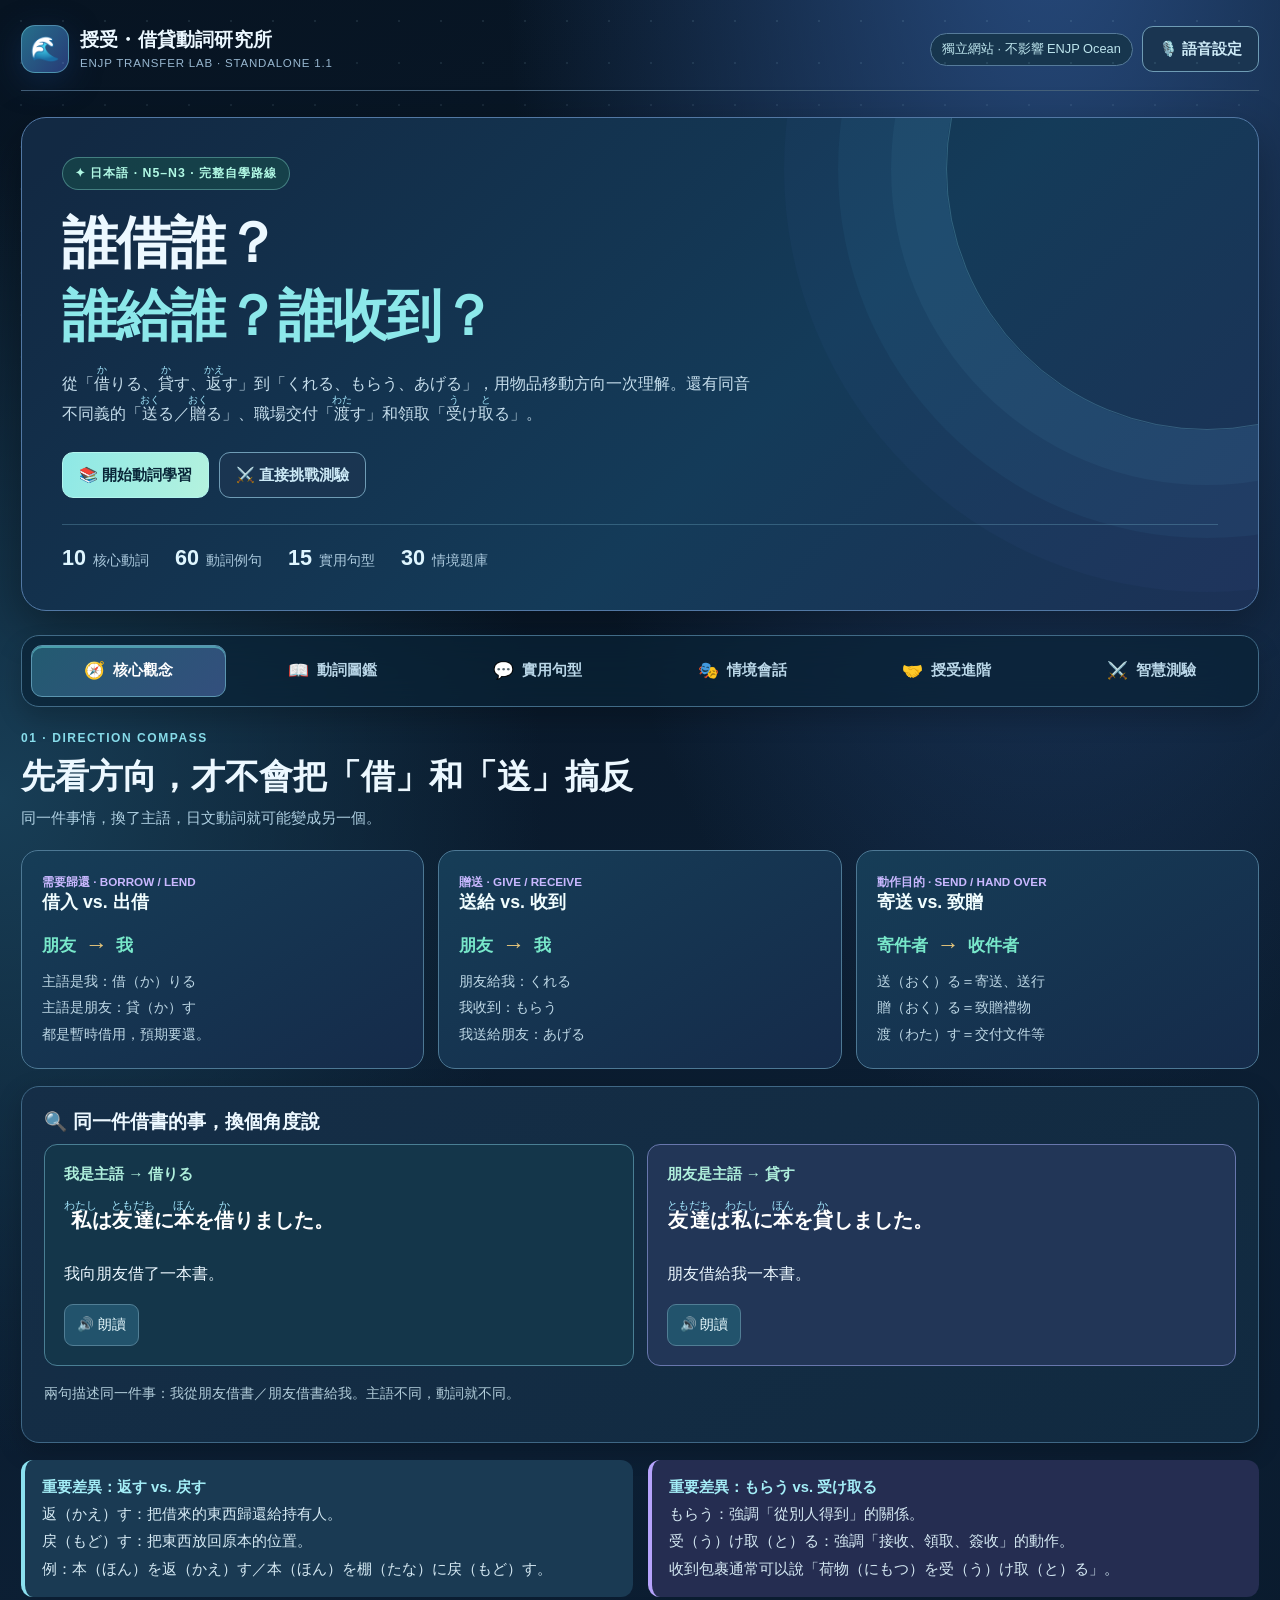
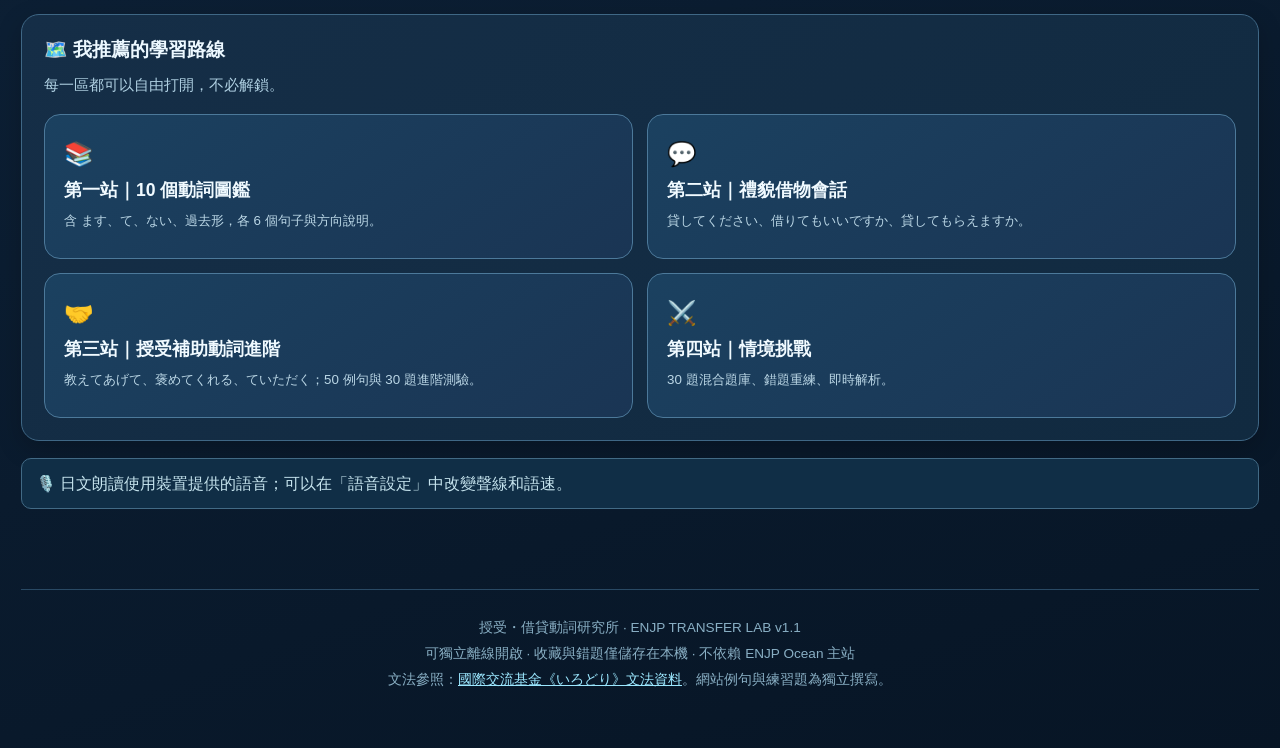
<file: transfer-lab/index.html>
<!doctype html>
<html lang="zh-Hant">
<head>
<meta charset="utf-8">
<meta name="viewport" content="width=device-width, initial-scale=1, viewport-fit=cover">
<meta name="theme-color" content="#071524">
<meta name="description" content="獨立日文學習網站：借りる、貸す、返す、あげる、くれる、もらう、送る、贈る、渡す、受け取る；含完整例句、漢字振假名、自然朗讀、動詞變化、30 題基礎測驗與 30 題授受補助動詞進階測驗。">
<title>授受・借貸動詞研究所｜ENJP Transfer Lab</title>
<style>
:root{--bg:#071524;--bg2:#0e2035;--panel:#132b43;--panel2:#173551;--panel3:#1d3a59;--line:#305875;--line2:#557799;--text:#ecf8ff;--muted:#afd0e2;--accent:#75e2eb;--mint:#78e8ca;--gold:#e8c77b;--violet:#beadff;--danger:#ffadb6;--shadow:0 16px 44px #0005;color-scheme:dark;font-family:-apple-system,BlinkMacSystemFont,"Noto Sans TC","PingFang TC","Noto Sans JP","Hiragino Kaku Gothic ProN",sans-serif}
*{box-sizing:border-box}html{scroll-behavior:smooth;font-size:16px}body{margin:0;background:radial-gradient(ellipse at 82% -8%,#284c80 0,transparent 37%),radial-gradient(ellipse at 0% 34%,#183e56 0,transparent 30%),linear-gradient(160deg,#071422 0%,#0c1f34 58%,#071525 100%);min-height:100vh;color:var(--text)}body:before{content:"";position:fixed;inset:0;pointer-events:none;opacity:.10;background-image:radial-gradient(#bdefff 1px,transparent 1px);background-size:42px 42px;mask-image:linear-gradient(to bottom,#000,transparent 65%)}button,input,select{font:inherit}button{cursor:pointer}button:disabled{opacity:.5;cursor:not-allowed}button:focus-visible,input:focus-visible,select:focus-visible,a:focus-visible,summary:focus-visible{outline:3px solid #8de6f8;outline-offset:3px}a{color:#9ce8ff}p{line-height:1.85}ruby{ruby-position:over;white-space:normal}rt{font-size:.58em;font-weight:550;line-height:1;color:#a5e9ff}main{width:min(1240px,calc(100% - 42px));margin:0 auto;padding-bottom:80px;position:relative}
.topbar{width:min(1240px,calc(100% - 42px));margin:0 auto;display:flex;justify-content:space-between;align-items:center;gap:14px;padding:25px 0 17px;border-bottom:1px solid #45617a}.brand{display:flex;align-items:center;gap:11px;min-width:0}.logo{height:48px;width:48px;border:1px solid #75cbdc80;background:linear-gradient(130deg,#266f8b,#273a76);border-radius:14px;display:grid;place-items:center;font-size:24px;box-shadow:0 8px 30px #102f5999}.brand strong{font-size:1.2rem;display:block;letter-spacing:.01em}.brand small{color:#97b6cf;letter-spacing:.07em;font-size:.72rem}.top-actions{display:flex;align-items:center;gap:9px;flex-wrap:wrap}.tiny-tag{font-size:.8rem;padding:7px 11px;border:1px solid #567b9a;background:#17364e;border-radius:999px;color:#bde5ed}.btn{border:1px solid #6f9cb5;background:#1c5974;border-radius:11px;color:#ebfbff;padding:10px 16px;min-height:46px;font-size:.94rem;line-height:1.4;font-weight:700;transition:border-color .15s,background .15s,transform .15s}.btn:hover{background:#286781;border-color:#99ecfc}.btn.primary{color:#092638;background:linear-gradient(105deg,#8ee8e6,#b4f2de);border-color:#b2f5ee;font-weight:850}.btn.primary:hover{background:#b5fbf0}.btn.ghost{background:#1a3551;color:#cce9f6}.btn.warn{border-color:#b68289;color:#ffe3e6;background:#613846}.btn:active{transform:translateY(1px)}
.hero{position:relative;isolation:isolate;overflow:hidden;margin:26px 0 22px;border:1px solid #5278a4;border-radius:25px;background:linear-gradient(135deg,#122943 4%,#143b59 60%,#1c3156 100%);box-shadow:var(--shadow);padding:39px 40px}.hero:after{content:"";position:absolute;width:520px;height:520px;right:-210px;top:-210px;border:1px solid #8de8ff3b;border-radius:50%;box-shadow:0 0 0 55px #6fdaf40d,0 0 0 108px #60d7ee0c,0 0 0 162px #6c99ec09;z-index:-1}.eyebrow{display:inline-flex;gap:7px;align-items:center;border:1px solid #70bcb782;background:#1a554d82;border-radius:99px;padding:7px 12px;font-size:.77rem;font-weight:800;letter-spacing:.08em;color:#b0f8e4}.hero h1{font-size:clamp(2rem,4.8vw,3.5rem);line-height:1.3;letter-spacing:-.035em;margin:17px 0 12px;max-width:790px}.hero h1 em{font-style:normal;color:#8ce8ea}.hero p{color:#c6deec;font-size:1.03rem;max-width:690px;line-height:1.85;margin:0}.hero-actions{display:flex;gap:10px;flex-wrap:wrap;margin:23px 0 3px}.hero-stats{display:flex;flex-wrap:wrap;gap:26px;margin-top:26px;padding-top:20px;border-top:1px solid #78b3cd50}.hero-stats div{display:flex;align-items:baseline;gap:7px}.hero-stats strong{font-size:1.35rem;color:#dff6ff}.hero-stats span{color:#abc9dd;font-size:.87rem}
.tabs{display:grid;grid-template-columns:repeat(5,minmax(0,1fr));gap:10px;padding:9px;border:1px solid #416b87;border-radius:18px;background:#0a2236ad;position:sticky;top:8px;z-index:5;backdrop-filter:blur(18px);box-shadow:0 12px 24px #0003;margin:24px 0}.tab{display:flex;align-items:center;justify-content:center;gap:8px;min-height:52px;text-align:center;border:1px solid transparent;border-radius:11px;color:#bad7e8;background:transparent;font-weight:750;font-size:.91rem;padding:8px 9px}.tab:hover{background:#2b4a64}.tab[aria-selected=true]{background:linear-gradient(135deg,#235b71,#334f7d);border-color:#5b95b0;color:#fff;box-shadow:inset 0 2px 0 #70e4e380}.tab span:first-child{font-size:1.05rem}
.section{animation:appear .18s ease-in-out}.section-top{display:flex;justify-content:space-between;gap:12px;align-items:flex-end;margin:15px 0 18px}.section-top h2{font-size:clamp(1.47rem,3vw,2.1rem);margin:0 0 4px;line-height:1.4}.section-top p{margin:0;color:var(--muted);font-size:.96rem}.overline{font-size:.75rem;letter-spacing:.13em;font-weight:850;color:#89deec;margin-bottom:8px;display:block}.panel{border:1px solid #3f6785;border-radius:18px;background:linear-gradient(145deg,#152e47,#112a40);padding:22px;margin:17px 0;box-shadow:0 8px 26px #0003}.panel h3{font-size:1.18rem;margin:0 0 9px}.panel .subtext{color:var(--muted);font-size:.92rem;margin:4px 0}.grid3{display:grid;grid-template-columns:repeat(3,minmax(0,1fr));gap:14px}.grid2{display:grid;grid-template-columns:repeat(2,minmax(0,1fr));gap:15px}.direction{position:relative;padding:21px 20px;background:linear-gradient(150deg,#163d57,#152b4a);border:1px solid #4d7894;border-radius:17px;min-width:0}.direction h3{margin:0;color:#f1feff;font-size:1.11rem}.direction .flow{display:flex;align-items:center;gap:9px;margin:18px 0 10px;font-size:1.05rem;font-weight:850;flex-wrap:wrap}.direction .flow b{color:var(--mint)}.direction .flow .arrow{font-size:1.4rem;color:var(--gold)}.direction p{font-size:.89rem;color:#bed8e6;margin:0}.direction .marker{font-size:.73rem;font-weight:800;color:#c9b8ff}.contrast-pair{display:grid;grid-template-columns:repeat(2,minmax(0,1fr));gap:13px}.contrast-card{padding:19px;border-radius:13px;background:#14364a;border:1px solid #4a7f94}.contrast-card:last-child{background:#223657;border-color:#6877ad}.contrast-card strong{display:block;color:#aeeedb;font-size:.95rem}.contrast-card .jp{margin:13px 0 7px;font-weight:760;font-size:1.22rem;line-height:2.3}.contrast-card p:last-child{margin:0;color:#dceef5}.tip{border-left:4px solid #8be0ef;background:#1a3a53;color:#d5e9f3;border-radius:12px;padding:14px 17px;font-size:.92rem;line-height:1.85}.tip strong{color:#a4eef7}.tip.violet{border-left-color:#b6a3fc;background:#252d51}.tip.gold{border-left-color:var(--gold);background:#37384e}.start-cards{display:grid;grid-template-columns:repeat(3,minmax(0,1fr));gap:14px;margin-top:15px}.start-card{padding:19px;border:1px solid #4c799a;background:linear-gradient(145deg,#1b4160,#1a3554);border-radius:16px;text-align:left;color:#f0faff;min-height:145px}.start-card:hover{border-color:#9ce6f0;background:#255072}.start-card span{font-size:1.48rem;display:block;margin-bottom:10px}.start-card strong{font-size:1.1rem;display:block}.start-card small{color:#bbd7e6;line-height:1.7;display:block;margin-top:8px}
.controls{display:flex;gap:10px;align-items:center;flex-wrap:wrap;margin:17px 0}.search{flex:1;min-width:180px;color:#fff;border:1px solid #557d9c;background:#0d2c43;border-radius:11px;padding:12px 15px;height:48px}.search::placeholder{color:#91adc0}.select{border:1px solid #557d9c;border-radius:10px;background:#0d2c43;color:#edf9ff;padding:10px 13px;min-height:48px;max-width:100%}.counter{color:#a6c8de;font-size:.9rem}.verb-grid{display:grid;grid-template-columns:repeat(2,minmax(0,1fr));gap:15px}.verb-card{border:1px solid #497292;border-radius:18px;background:linear-gradient(145deg,#142e4b,#16354b);overflow:hidden;min-width:0}.verb-card-head{padding:19px 20px 15px;border-bottom:1px solid #345975;display:flex;gap:15px;justify-content:space-between}.verb-number{font-size:.79rem;color:#9bd9e9;font-weight:800}.verb-main{font-size:1.78rem;font-weight:830;line-height:1.8;margin:1px 0}.verb-main rt{font-size:.47em}.verb-meaning{font-size:1.03rem;color:#d6f8fb;margin:1px 0}.verb-minor{font-size:.83rem;color:#a8c6dc;margin:7px 0}.star-btn{height:44px;width:44px;border:1px solid #557e9d;background:#183d54;color:#bcd4e1;border-radius:11px;font-size:1.32rem;flex-shrink:0}.star-btn.saved{color:#ffd486;border-color:#d7b678;background:#564b38}.verb-rule{color:#bad6e5;line-height:1.75;font-size:.9rem;padding:13px 19px 1px}.form-table{display:grid;grid-template-columns:repeat(5,minmax(0,1fr));margin:14px 15px 16px;gap:5px}.form-table div{padding:9px 6px;border-radius:9px;background:#21415a;text-align:center;min-width:0}.form-table small{display:block;color:#a5c7da;font-size:.71rem;line-height:1.5}.form-table strong{display:block;font-size:.89rem;color:#eff9ff;overflow-wrap:anywhere;padding-top:3px}.verb-example-details{border-top:1px solid #3b627e}.verb-example-details summary{padding:15px 19px;cursor:pointer;font-weight:800;color:#b8eef3;list-style:none;display:flex;align-items:center;justify-content:space-between}.verb-example-details summary:after{content:'＋';font-size:1.2rem}.verb-example-details[open] summary:after{content:'−'}.example-list{padding:0 13px 13px}.example{padding:15px 14px;margin:9px 0;border:1px solid #3d6684;border-radius:12px;background:#102941}.example .row{display:flex;align-items:center;justify-content:space-between;gap:8px;flex-wrap:wrap}.example .index{font-size:.74rem;color:#9cc8e0;font-weight:800}.jp{font-size:1.19rem;line-height:2.65;color:#fff;font-weight:690;overflow-wrap:anywhere;word-break:normal;margin:9px 0 7px}.zh{font-size:1rem;color:#e6f5fa;line-height:1.9;margin:4px 0 7px}.note{font-size:.85rem;line-height:1.8;color:#abccdc;margin:7px 0}.mini-audio{border:1px solid #517e95;background:#22536c;color:#e8fbff;border-radius:9px;padding:8px 12px;min-height:42px;font-size:.85rem}.mini-audio.playing{border-color:#7dedc5;background:#245d59}.empty{padding:35px;text-align:center;border:1px dashed #577f9d;color:#c9dde8;border-radius:14px}
.pattern-grid{display:grid;grid-template-columns:repeat(2,minmax(0,1fr));gap:13px}.pattern{border:1px solid #4b7294;background:linear-gradient(145deg,#182f50,#123747);border-radius:14px;padding:19px}.pattern .jp{font-size:1.17rem}.pattern .level{font-size:.77rem;font-weight:800;color:#cfbcff;letter-spacing:.07em}.pattern .explain{font-size:.89rem;color:#b0d4e0;line-height:1.75;margin:8px 0}.dialogue-menu{display:flex;gap:8px;flex-wrap:wrap}.chip{border:1px solid #597fa0;background:#1b3d58;color:#dfedfa;border-radius:999px;padding:10px 15px;font-weight:730;min-height:44px}.chip[aria-pressed=true]{background:#276580;color:#fff;border-color:#96d6e3}.dialogue-lines{display:grid;gap:13px;margin-top:20px}.dialogue-line{display:flex;gap:13px;align-items:flex-start}.speaker{flex-shrink:0;border-radius:12px;width:40px;height:40px;display:grid;place-items:center;font-weight:800;border:1px solid #6681a3;background:#25466d;color:#d3efff}.speaker.b{background:#2a5658;border-color:#549a92;color:#ccfced}.bubble{flex:1;min-width:0;border:1px solid #466986;border-radius:15px;background:#17314c;padding:14px 17px}.bubble .jp{margin:1px 0 7px;font-size:1.16rem}.bubble .zh{font-size:.95rem;margin:0 0 5px}.bubble .mini-audio{margin-top:6px}.scene-caption{color:#b9d7e6;font-size:.95rem}
.quiz-toolbar{display:flex;gap:9px;flex-wrap:wrap;align-items:center;margin:15px 0}.quiz-shell{border:1px solid #53789f;border-radius:18px;background:linear-gradient(125deg,#1b3558,#123c52);padding:26px}.quiz-progress-line{height:9px;background:#09263e;border-radius:9px;overflow:hidden;border:1px solid #396481;margin:15px 0 25px}.quiz-progress-line>span{display:block;height:100%;background:linear-gradient(90deg,#70e3d1,#91bcff);transition:width .2s}.question{font-size:clamp(1.18rem,2.4vw,1.53rem);line-height:1.85;font-weight:790;margin:20px 0;color:#f5fcff}.q-choices{display:grid;grid-template-columns:repeat(3,minmax(0,1fr));gap:11px}.q-choice{min-height:68px;border:1px solid #6991b6;background:#244a6b;color:#fff;border-radius:13px;font-size:1.11rem;font-weight:800;padding:13px 10px;transition:background .15s}.q-choice:hover:not(:disabled){background:#31658a}.q-choice.correct{background:#195e51;border-color:#64d4b0;color:#e0fff4}.q-choice.incorrect{background:#6b3748;border-color:#ed9ba7;color:#fff1f3}.q-feedback{border:1px solid #5a819c;border-radius:11px;background:#163a4b;padding:16px;margin:17px 0;line-height:1.8;color:#e3f1fb}.q-feedback p{margin:6px 0}.q-answer-area{display:flex;align-items:center;justify-content:space-between;gap:10px;margin-top:18px;flex-wrap:wrap}.q-result{padding:25px;text-align:center}.q-result .medal{font-size:3rem}.q-result h3{font-size:1.8rem;margin:7px 0}.review-item{border:1px solid #486985;background:#12334a;border-radius:12px;padding:13px 16px;margin:10px 0}.review-item summary{cursor:pointer;font-weight:720;line-height:1.8}.review-item p{color:#b8d2e0;line-height:1.7}
.audio-layout{display:grid;grid-template-columns:1fr 1fr;gap:14px}.field{display:flex;flex-direction:column;gap:8px}.field label{font-size:.9rem;font-weight:750;color:#cae6f3}.help{font-size:.88rem;color:#b1ccd9;line-height:1.8}.voice-status{margin:13px 0 0;padding:11px 14px;background:#102e46;border:1px solid #426a85;border-radius:10px;color:#c6e4ee;line-height:1.7;min-height:46px}.footer{width:min(1240px,calc(100% - 42px));margin:0 auto;text-align:center;border-top:1px solid #294964;padding:25px 0 55px;color:#89afc4;font-size:.85rem;line-height:1.9}.key{display:inline-block;font-size:.7rem;color:#a3d2de;border:1px solid #537689;border-radius:6px;padding:1px 5px;margin:0 2px}.hidden{display:none!important}.badge{display:inline-flex;font-size:.75rem;border:1px solid #547b8e;color:#c1edfa;background:#19405b;border-radius:99px;padding:5px 9px;font-weight:700}
@media(min-width:1500px){main,.topbar,.footer{width:80%}}
@media(max-width:1030px){.grid3,.start-cards{grid-template-columns:1fr 1fr}.verb-grid{grid-template-columns:1fr}.form-table{grid-template-columns:repeat(5,minmax(0,1fr))}}
@media(max-width:700px){main,.topbar,.footer{width:calc(100% - 24px)}.topbar{padding:17px 0;align-items:flex-start;flex-wrap:wrap}.top-actions{width:100%;justify-content:space-between}.brand strong{font-size:1.08rem}.logo{height:42px;width:42px}.hero{padding:25px 19px;border-radius:19px;margin-top:17px}.hero h1{font-size:2rem}.hero p{font-size:.97rem}.hero-stats{gap:12px 20px}.hero-stats strong{font-size:1.2rem}.tabs{grid-template-columns:repeat(5,minmax(0,1fr));gap:3px;padding:6px;border-radius:13px;margin:16px 0;position:sticky;top:3px}.tab{display:flex;flex-direction:column;gap:3px;min-height:60px;padding:7px 2px;font-size:.73rem}.tab span:first-child{font-size:1.2rem}.grid2,.grid3,.start-cards,.contrast-pair,.pattern-grid,.audio-layout{grid-template-columns:1fr}.direction{padding:17px}.panel{padding:16px}.verb-card-head{padding:16px}.verb-rule{padding:12px 15px 0}.form-table{margin:11px 12px;grid-template-columns:repeat(3,minmax(0,1fr))}.form-table strong{font-size:.86rem}.verb-main{font-size:1.55rem}.jp{font-size:1.2rem;line-height:2.7}.section-top{flex-wrap:wrap}.controls{flex-direction:column;align-items:stretch}.search,.select{width:100%}.quiz-shell{padding:18px 14px}.q-choices{grid-template-columns:1fr}.q-choice{min-height:55px;font-size:1.08rem}.hero-actions .btn{flex:1}.dialogue-line{gap:9px}.speaker{width:34px;height:34px}.bubble{padding:11px 12px}.tiny-tag{display:none}}
@media(max-width:360px){.tab{font-size:.68rem}.hero h1{font-size:1.78rem}.hero-stats{gap:8px}.form-table{grid-template-columns:repeat(2,minmax(0,1fr))}}
@media(prefers-reduced-motion:reduce){html{scroll-behavior:auto}*,*:before,*:after{animation:none!important;transition:none!important}}@keyframes appear{from{opacity:.7;transform:translateY(3px)}to{opacity:1;transform:translateY(0)}}

/* Advanced giving and receiving auxiliary verbs — 1.1 standalone */
.tabs{grid-template-columns:repeat(6,minmax(0,1fr))}
.start-cards{grid-template-columns:repeat(2,minmax(0,1fr))}
.aux-summary{display:flex;gap:9px;flex-wrap:wrap;margin:15px 0}
.aux-mode-tabs{display:flex;gap:9px;flex-wrap:wrap;margin:16px 0 19px}
.aux-topics{display:grid;grid-template-columns:repeat(3,minmax(0,1fr));gap:10px;margin:16px 0}
.aux-topic{background:#183b5b;border:1px solid #5884a2;border-radius:12px;padding:13px 12px;color:#eaf9ff;min-height:76px;text-align:left;cursor:pointer}
.aux-topic b{display:block;font-size:.99rem;line-height:1.55}
.aux-topic small{color:#b7d7e8;font-size:.79rem;line-height:1.6;display:block;margin-top:5px}
.aux-topic.active{background:#305679;border-color:#a1f2fb;box-shadow:inset 4px 0 0 #84e2e8}
.aux-unit-head{padding:9px 1px 12px}.aux-unit-head h3{font-size:1.4rem;color:#eaf8ff;margin:12px 0 4px}.aux-unit-head p{color:#bce0e9;margin:0}
.aux-arrows{display:grid;grid-template-columns:repeat(3,minmax(0,1fr));gap:12px;margin:16px 0}
.aux-arrow{border:1px solid #567c9f;background:#183d58;border-radius:13px;padding:15px}
.aux-arrow strong{display:block;font-size:1.27rem;color:#c8b7ff}.aux-arrow span{display:block;font-weight:780;margin:10px 0;color:#a0eadb}.aux-arrow small{line-height:1.7;color:#d2e7f2;font-size:.83rem}
.aux-compare{border:1px solid #507897;background:#102b43;border-radius:13px;padding:14px;margin:12px 0}
.aux-compare>summary{cursor:pointer;color:#f0faff;font-weight:790;padding:5px 0 15px;line-height:1.6}
.aux-compare:not([open])>summary{padding-bottom:5px}
.aux-examples{display:grid;grid-template-columns:repeat(2,minmax(0,1fr));gap:12px;margin:13px 0}
.aux-example{background:#122b45;border:1px solid #476f90;border-radius:13px;padding:15px;min-width:0}
.aux-example .row{display:flex;justify-content:space-between;align-items:center;gap:9px;flex-wrap:wrap}.aux-example .index{font-size:.76rem;color:#9accdc;font-weight:750}
@media(max-width:1030px){.aux-topics{grid-template-columns:repeat(2,minmax(0,1fr))}.aux-arrows{grid-template-columns:1fr}}
@media(max-width:700px){.tabs{grid-template-columns:repeat(6,minmax(0,1fr))}.tab{font-size:.65rem;padding:7px 1px}.tab span:first-child{font-size:1.06rem}.aux-topics,.aux-examples{grid-template-columns:1fr}.aux-mode-tabs{display:grid;grid-template-columns:repeat(2,minmax(0,1fr))}.aux-mode-tabs button{padding:10px 9px}.aux-compare{padding:12px}.aux-example .jp{line-height:2.8}.aux-arrow{padding:13px}.start-cards{grid-template-columns:1fr}}
@media(max-width:380px){.tabs{display:flex;overflow-x:auto;scroll-snap-type:x mandatory}.tab{min-width:64px;flex:1 0 auto;scroll-snap-align:start}.aux-mode-tabs{grid-template-columns:1fr}}

/* Embedded mode leaves the full standalone site untouched for regular visits. */
body.is-embedded{min-height:0;background:transparent}
body.is-embedded:before,body.is-embedded>.topbar,body.is-embedded main>.hero,body.is-embedded>.footer{display:none}
body.is-embedded main{width:100%;max-width:none;padding:0 0 18px}
body.is-embedded .tabs{position:relative;top:auto;margin:0 0 15px;grid-template-columns:repeat(3,minmax(0,1fr))}
@media(max-width:360px){body.is-embedded .tabs{grid-template-columns:repeat(2,minmax(0,1fr))}}
</style>
</head>
<body>
<script>if(new URLSearchParams(location.search).get("embed")==="1")document.body.classList.add("is-embedded");</script>
<header class="topbar">
  <div class="brand"><div class="logo" aria-hidden="true">🌊</div><div><strong>授受・借貸動詞研究所</strong><small>ENJP TRANSFER LAB · STANDALONE 1.1</small></div></div>
  <div class="top-actions"><span class="tiny-tag">獨立網站 · 不影響 ENJP Ocean</span><button type="button" class="btn ghost" data-to="audio">🎙️ 語音設定</button></div>
</header>
<main>
  <section class="hero" aria-labelledby="hero-title">
    <span class="eyebrow">✦ 日本語 · N5–N3 · 完整自學路線</span>
    <h1 id="hero-title">誰借誰？<br><em>誰給誰？誰收到？</em></h1>
    <p>從「<ruby>借<rt>か</rt></ruby>りる、<ruby>貸<rt>か</rt></ruby>す、<ruby>返<rt>かえ</rt></ruby>す」到「くれる、もらう、あげる」，用物品移動方向一次理解。還有同音不同義的「<ruby>送<rt>おく</rt></ruby>る／<ruby>贈<rt>おく</rt></ruby>る」、職場交付「<ruby>渡<rt>わた</rt></ruby>す」和領取「<ruby>受<rt>う</rt></ruby>け<ruby>取<rt>と</rt></ruby>る」。</p>
    <div class="hero-actions"><button type="button" class="btn primary" data-to="verbs">📚 開始動詞學習</button><button type="button" class="btn ghost" data-to="quiz">⚔️ 直接挑戰測驗</button></div>
    <div class="hero-stats"><div><strong>10</strong><span>核心動詞</span></div><div><strong>60</strong><span>動詞例句</span></div><div><strong>15</strong><span>實用句型</span></div><div><strong>30</strong><span>情境題庫</span></div></div>
  </section>
  <nav class="tabs" role="tablist" aria-label="學習內容導覽">
    <button type="button" role="tab" class="tab" data-nav="overview" aria-selected="true"><span>🧭</span><span>核心觀念</span></button>
    <button type="button" role="tab" class="tab" data-nav="verbs" aria-selected="false"><span>📖</span><span>動詞圖鑑</span></button>
    <button type="button" role="tab" class="tab" data-nav="patterns" aria-selected="false"><span>💬</span><span>實用句型</span></button>
    <button type="button" role="tab" class="tab" data-nav="dialogues" aria-selected="false"><span>🎭</span><span>情境會話</span></button>
    <button type="button" role="tab" class="tab" data-nav="advanced" aria-selected="false"><span>🤝</span><span>授受進階</span></button>
    <button type="button" role="tab" class="tab" data-nav="quiz" aria-selected="false"><span>⚔️</span><span>智慧測驗</span></button>
  </nav>
  <div id="content" aria-live="off"></div>
  <p class="voice-status" id="tts-global" role="status">🎙️ 日文朗讀使用裝置提供的語音；可以在「語音設定」中改變聲線和語速。</p>
</main>
<footer class="footer">授受・借貸動詞研究所 · ENJP TRANSFER LAB v1.1<br>可獨立離線開啟 · 收藏與錯題僅儲存在本機 · 不依賴 ENJP Ocean 主站<br>文法參照：<a href="https://www.irodori.jpf.go.jp/assets/data/Grammar_all.pdf" target="_blank" rel="noopener noreferrer">國際交流基金《いろどり》文法資料</a>。網站例句與練習題為獨立撰寫。</footer>
<script>
"use strict";
/* Standalone offline Japanese learning site. No ENJP Ocean runtime dependencies. */
const DATA={"site":"物品移動・授受・借貸動詞研究所","version":"1.0","verbs":[{"id":"borrow","display":"借（か）りる","kanji":"借りる","kana":"かりる","meaning":"向別人借","direction":"暫時收進來・需要還","kind":"in","level":"N5","class":"一段動詞","masu":"借ります","te":"借りて","nai":"借りない","mashita":"借りました","ta":"借りた","rule":"我從別人那裡暫時借到東西；一般會歸還。","examples":[["私（わたし）は友達（ともだち）に本（ほん）を借（か）りました。","我向朋友借了一本書。","借的人是「我」，朋友是出借者。"],["図書館（としょかん）で日本語（にほんご）の本（ほん）を借（か）ります。","我在圖書館借日文書。","從圖書館借書，地點使用で。"],["明日（あした）、先輩（せんぱい）に傘（かさ）を借（か）りる予定（よてい）です。","明天打算向學長借雨傘。","借入的方向是對方 → 我。"],["少（すこ）しだけペンを借（か）りてもいいですか。","我可以稍微借一下筆嗎？","借りてもいいですか＝詢問借用許可。"],["友達（ともだち）から車（くるま）を借（か）りました。","我向朋友借了車。","從人的來源也可以用から。"],["会社（かいしゃ）からパソコンを借（か）りています。","我目前向公司借用電腦。","借りている可表示借用中的狀態。"]]},{"id":"lend","display":"貸（か）す","kanji":"貸す","kana":"かす","meaning":"借給別人","direction":"暫時交出去・期待返還","kind":"out","level":"N5","class":"五段動詞","masu":"貸します","te":"貸して","nai":"貸さない","mashita":"貸しました","ta":"貸した","rule":"我是出借者，把自己的物品暫時提供給別人使用。","examples":[["私（わたし）は友達（ともだち）に本（ほん）を貸（か）しました。","我借一本書給朋友。","主語是出借的人。"],["先生（せんせい）が私（わたし）にペンを貸（か）してくれました。","老師借筆給我，幫了我的忙。","貸してくれる＝別人借給我／我方。"],["この傘（かさ）を貸（か）してもらえませんか。","可以請你把這把雨傘借給我嗎？","非常實用的禮貌請求。"],["私（わたし）は弟（おとうと）に自転車（じてんしゃ）を貸（か）しました。","我把腳踏車借給弟弟。","物品暫時移到弟弟手上。"],["友達（ともだち）に一週間（いっしゅうかん）だけゲームを貸（か）します。","我只借遊戲給朋友一個星期。","貸す的物品預期會歸還。"],["充電器（じゅうでんき）を貸（か）してください。","請借我充電器。","貸してください＝請你借給我。"]]},{"id":"return","display":"返（かえ）す","kanji":"返す","kana":"かえす","meaning":"歸還、還回去","direction":"借來的物品回到主人","kind":"return","level":"N5","class":"五段動詞","masu":"返します","te":"返して","nai":"返さない","mashita":"返しました","ta":"返した","rule":"把借來的東西還給原本的持有人；不同於放回原處的戻す。","examples":[["昨日（きのう）、友達（ともだち）に本（ほん）を返（かえ）しました。","昨天把書還給朋友了。","返す＝把借來的東西還給對方。"],["借（か）りた傘（かさ）は明日（あした）返（かえ）します。","借來的雨傘明天會歸還。","借りた＋名詞＝借來的物品。"],["この資料（しりょう）を返（かえ）してもらえますか。","可以請你把這份資料還給我嗎？","返してもらう＝接受對方還回來的動作。"],["先生（せんせい）に辞書（じしょ）を返（かえ）すのを忘（わす）れました。","我忘了把字典還給老師。","返すのを忘れる＝忘記歸還。"],["一週間（いっしゅうかん）以内（いない）に必（かなら）ず返（かえ）します。","一定會在一週內還回去。","期限常和返す一起出現。"],["返（かえ）してくれて、ありがとう。","謝謝你把東西還給我。","返してくれる表達對方為我完成歸還。"]]},{"id":"ageru","display":"あげる","kanji":"あげる","kana":"あげる","meaning":"送給別人","direction":"給予者 → 對方","kind":"outgift","level":"N5–N4","class":"一段動詞","masu":"あげます","te":"あげて","nai":"あげない","mashita":"あげました","ta":"あげた","rule":"給別人東西；可由我方給別人，或第三者給另一人。","examples":[["私（わたし）は妹（いもうと）にプレゼントをあげました。","我送禮物給妹妹。","贈送方向是我 → 妹妹。"],["友達（ともだち）に花（はな）をあげます。","我送花給朋友。","收禮物的人用に表示。"],["私（わたし）は後輩（こうはい）に辞書（じしょ）をあげました。","我把字典送給學弟。","給出去通常不用還。"],["田中（たなか）さんは佐藤（さとう）さんにお菓子（かし）をあげました。","田中先生送點心給佐藤先生。","第三者之間也可用あげる。"],["お誕生日（たんじょうび）に何（なに）をあげたいですか。","生日想送什麼呢？","あげたい＝想送出去。"],["私（わたし）は友達（ともだち）に写真（しゃしん）をあげました。","我把照片送給朋友。","一般送禮的給予行為。"]]},{"id":"kureru","display":"くれる","kanji":"くれる","kana":"くれる","meaning":"別人給我／我方","direction":"對方 → 我方（給的人當主語）","kind":"ingift","level":"N5–N4","class":"一段動詞","masu":"くれます","te":"くれて","nai":"くれない","mashita":"くれました","ta":"くれた","rule":"把別人給我／我方的行為作為敘述重點；不必每次講出私に。","examples":[["彼女（かのじょ）が私（わたし）に手紙（てがみ）をくれました。","女朋友送了一封信給我。","她是給的人，我是收到的人。"],["友達（ともだち）が誕生日（たんじょうび）に本（ほん）をくれました。","朋友在生日送我一本書。","收的人是我，私に可省略。"],["先生（せんせい）が私（わたし）に写真（しゃしん）をくれました。","老師送我照片。","敬語說法可改成くださいました。"],["姉（あね）が私（わたし）にチョコをくれました。","姊姊給了我巧克力。","我方的受贈行為。"],["同僚（どうりょう）が新（あたら）しいメモをくれました。","同事給我新的便條紙。","同事給予，我方收到。"],["母（はは）の友達（ともだち）が妹（いもうと）に絵本（えほん）をくれました。","媽媽的朋友送妹妹繪本。","妹妹是我方家人，仍可用くれる。"]]},{"id":"morau","display":"もらう","kanji":"もらう","kana":"もらう","meaning":"收到、得到","direction":"對方 → 我方（收的人當主語）","kind":"ingift","level":"N5–N4","class":"五段動詞","masu":"もらいます","te":"もらって","nai":"もらわない","mashita":"もらいました","ta":"もらった","rule":"接受物品的人是主語；描述自己收到什麼，和くれる切換主語角度。","examples":[["私（わたし）は友達（ともだち）から本（ほん）をもらいました。","我從朋友那裡收到一本書。","收到的人「我」是主語。"],["妹（いもうと）は祖母（そぼ）からお年玉（としだま）をもらいました。","妹妹從祖母那裡拿到壓歲錢。","收禮物的人是妹妹。"],["私（わたし）は彼女（かのじょ）に手紙（てがみ）をもらいました。","我收到了女朋友送的信。","人的來源也能用に。"],["会社（かいしゃ）から記念品（きねんひん）をもらいました。","我從公司收到紀念品。","公司等組織來源通常用から。"],["先生（せんせい）からアドバイスをもらいました。","我得到老師的建議。","也可收取抽象的建議。"],["昨日（きのう）、友達（ともだち）から写真（しゃしん）をもらいました。","昨天收到朋友給的照片。","強調我收到，而不是他給的動作。"]]},{"id":"okuru","display":"送（おく）る","kanji":"送る","kana":"おくる","meaning":"寄送／送行","direction":"把東西送達或送人離開","kind":"send","level":"N5–N4","class":"五段動詞","masu":"送ります","te":"送って","nai":"送らない","mashita":"送りました","ta":"送った","rule":"著重寄送、送達或送行；不一定表示把所有權贈送出去。","examples":[["友達（ともだち）に荷物（にもつ）を送（おく）りました。","我寄包裹給朋友。","送る可以是郵寄或配送。"],["母（はは）に写真（しゃしん）を送（おく）ります。","我要傳照片給媽媽。","手機傳照片也能使用送る。"],["駅（えき）まで友達（ともだち）を送（おく）りました。","我送朋友到車站。","送人一程時，人通常用を。"],["日本（にほん）の友達（ともだち）にカードを送（おく）りました。","我寄卡片給日本的朋友。","傳送到另一個地點。"],["後（あと）でメールを送（おく）ります。","等一下會寄電子郵件。","發送郵件的常用語。"],["注文（ちゅうもん）した商品（しょうひん）を送（おく）ってください。","請寄出我訂購的商品。","請求配送商品，並非贈送。"]]},{"id":"gift","display":"贈（おく）る","kanji":"贈る","kana":"おくる","meaning":"贈送、致贈","direction":"以贈禮與祝福為重點","kind":"outgift","level":"N3","class":"五段動詞","masu":"贈ります","te":"贈って","nai":"贈らない","mashita":"贈りました","ta":"贈った","rule":"通常寫作贈る時強調禮物、祝福、獎項等的贈與，不是一般配送。","examples":[["卒業（そつぎょう）する友達（ともだち）に花束（はなたば）を贈（おく）りました。","我送花束給即將畢業的朋友。","強調禮物與祝福。"],["両親（りょうしん）に感謝（かんしゃ）の手紙（てがみ）を贈（おく）りました。","我送感謝信給父母。","感謝與情感表達。"],["彼女（かのじょ）に指輪（ゆびわ）を贈（おく）りたいです。","我想送戒指給女朋友。","強調贈禮的意味。"],["先生（せんせい）に記念品（きねんひん）を贈（おく）ります。","我們要送紀念品給老師。","致贈紀念品的正式說法。"],["退職（たいしょく）する同僚（どうりょう）に花（はな）を贈（おく）りました。","送花給離職的同事。","職場贈禮情境。"],["友達（ともだち）に応援（おうえん）の言葉（ことば）を贈（おく）りました。","我送上鼓勵朋友的話。","也可以贈予祝福或言語。"]]},{"id":"hand","display":"渡（わた）す","kanji":"渡す","kana":"わたす","meaning":"遞交、交付","direction":"手上或透過他人交付","kind":"send","level":"N5–N4","class":"五段動詞","masu":"渡します","te":"渡して","nai":"渡さない","mashita":"渡しました","ta":"渡した","rule":"著重物品交到對方手上；可以是文件、鑰匙等，不一定是送禮。","examples":[["上司（じょうし）に資料（しりょう）を渡（わた）しました。","我把資料交給主管。","交付文件，重點不是送禮。"],["受付（うけつけ）で書類（しょるい）を渡（わた）してください。","請在櫃檯交出文件。","書類交付的職場情境。"],["友達（ともだち）に鍵（かぎ）を渡（わた）しました。","我把鑰匙交給朋友。","暫時交付不一定轉移所有權。"],["これを田中（たなか）さんに渡（わた）してもらえますか。","可以請你把這個交給田中先生嗎？","請他人幫忙傳遞。"],["先生（せんせい）にお土産（みやげ）を渡（わた）しました。","我把伴手禮交給老師。","描述遞交動作，也可以是贈禮。"],["必要（ひつよう）な書類（しょるい）を先輩（せんぱい）に渡（わた）します。","我要把必要的文件交給學長。","交接資料使用渡す。"]]},{"id":"receive","display":"受（う）け取（と）る","kanji":"受け取る","kana":"うけとる","meaning":"接收、領取","direction":"拿到手、接受交付","kind":"in","level":"N4","class":"五段動詞","masu":"受け取ります","te":"受け取って","nai":"受け取らない","mashita":"受け取りました","ta":"受け取った","rule":"著重實際收到、簽收、領取，與もらう的給予／受惠視角不同。","examples":[["昨日（きのう）、荷物（にもつ）を受（う）け取（と）りました。","昨天收到包裹了。","強調收到物品的動作。"],["受付（うけつけ）で書類（しょるい）を受（う）け取（と）ってください。","請在櫃檯領取文件。","領取文件、簽收常用。"],["彼女（かのじょ）からプレゼントを受（う）け取（と）りました。","我收下女朋友送的禮物。","強調把禮物接到手上。"],["メールを受（う）け取（と）りました。","我收到電子郵件了。","用於訊息、郵件接收。"],["荷物（にもつ）を受（う）け取（と）る時間（じかん）を変更（へんこう）しました。","我更改了收貨時間。","物流收貨情境。"],["商品（しょうひん）が届（とど）いたら受（う）け取（と）ります。","商品送達後我會收下。","和届く（送達）相互搭配。"]]}],"patterns":[{"jp":"貸（か）してくれませんか。","zh":"可以請你借給我嗎？","tip":"對方做出借的動作，問對方願不願意幫忙。","level":"N4"},{"jp":"貸（か）してもらえますか。","zh":"可以請你借給我嗎？","tip":"以自己接受對方出借幫忙的視角請求。","level":"N4"},{"jp":"借（か）りてもいいですか。","zh":"可以借用嗎？","tip":"詢問自己能否借東西。","level":"N4"},{"jp":"貸（か）してください。","zh":"請借給我。","tip":"簡單直接的出借請求，適合熟悉的人。","level":"N5"},{"jp":"貸（か）していただけませんか。","zh":"能否請您借給我？","tip":"較謙遜的職場請託。","level":"N3"},{"jp":"明日（あした）までに返（かえ）します。","zh":"我會在明天之前歸還。","tip":"までに表示截止期限。","level":"N4"},{"jp":"本（ほん）を返（かえ）してもらいました。","zh":"我請人把書還給我／我得到對方歸還的書。","tip":"返してもらう：接受歸還行為。","level":"N4"},{"jp":"私（わたし）に送（おく）ってください。","zh":"請傳送給我。","tip":"寄送資訊、圖片或物品。","level":"N5"},{"jp":"先生（せんせい）に渡（わた）しておきます。","zh":"我會先交給老師。","tip":"ておく表示預先完成。","level":"N4"},{"jp":"プレゼントを贈（おく）りたいです。","zh":"我想送一份禮物。","tip":"強調祝福性的贈禮，而非一般配送。","level":"N4"},{"jp":"友達（ともだち）が助（たす）けてくれました。","zh":"朋友幫助了我。","tip":"てくれる：他人為我做某事。","level":"N4"},{"jp":"友達（ともだち）に助（たす）けてもらいました。","zh":"我得到朋友幫忙。","tip":"てもらう：我得到協助的視角。","level":"N4"},{"jp":"私（わたし）は友達（ともだち）を手伝（てつだ）ってあげました。","zh":"我幫了朋友的忙。","tip":"てあげる：我／我方為別人做事。","level":"N4"},{"jp":"先輩（せんぱい）が使（つか）い方（かた）を教（おし）えてくれました。","zh":"前輩教我使用方法。","tip":"工作學習常見的受惠句。","level":"N4"},{"jp":"私（わたし）は先輩（せんぱい）に確認（かくにん）してもらいました。","zh":"我請前輩幫我確認了。","tip":"接受協助；主語是我。","level":"N4"}],"dialogues":[{"id":"office","name":"辦公室｜借充電器","icon":"💼","lines":[["A","すみません、充電器（じゅうでんき）を借（か）りてもいいですか。","不好意思，我可以借一下充電器嗎？"],["B","はい、どうぞ。使（つか）ってください。","可以，請用。"],["A","ありがとうございます。午後（ごご）に返（かえ）します。","謝謝，我下午會還。"],["B","分（わ）かりました。","好的。"]]},{"id":"friend","name":"朋友｜借書還書","icon":"📚","lines":[["A","先週（せんしゅう）借（か）りた本（ほん）を返（かえ）します。","我來還上週借的書。"],["B","もう読（よ）み終（お）わったんですか。","你已經讀完了嗎？"],["A","はい、とても面白（おもしろ）かったです。","對，很有趣。"],["B","よかったです。また貸（か）しますね。","那太好了！下次再借你。"]]},{"id":"gift","name":"生日｜送禮與收到","icon":"🎁","lines":[["A","お誕生日（たんじょうび）おめでとう！これ、プレゼントです。","生日快樂！這是給你的禮物。"],["B","わあ、ありがとう！何（なに）をくれたの。","哇，謝謝！你送了什麼給我？"],["A","小（ちい）さなアルバムを贈（おく）りました。","我送了一本小相簿。"],["B","すてき！大切（たいせつ）にします。","太棒了！我會好好珍惜。"]]},{"id":"shipping","name":"郵寄｜寄送與領取","icon":"📦","lines":[["A","昨日（きのう）、書類（しょるい）を送（おく）りました。","昨天我寄出了文件。"],["B","ありがとうございます。今日（きょう）受（う）け取（と）りました。","謝謝，今天我收到了。"],["A","担当者（たんとうしゃ）にも渡（わた）してください。","也請交給負責人。"],["B","はい、すぐ渡（わた）します。","好的，我馬上轉交。"]]}],"quiz":[{"question":"我向朋友借一本書。","answer":"借りる","options":["貸す","借りる","あげる"],"explanation":"我拿到物品並預期歸還，所以是借りる。"},{"question":"朋友借一本書給我，主語是朋友。","answer":"貸す","options":["借りる","貸す","もらう"],"explanation":"出借者是主語，用貸す。"},{"question":"把借來的雨傘還給主人。","answer":"返す","options":["返す","あげる","送る"],"explanation":"把借用的物品還回去是返す。"},{"question":"我把巧克力送給妹妹。","answer":"あげる","options":["くれる","あげる","借りる"],"explanation":"給對方且通常不需歸還，用あげる。"},{"question":"女朋友送我一封信，主語是她。","answer":"くれる","options":["くれる","もらう","貸す"],"explanation":"別人送給我方，給的人當主語用くれる。"},{"question":"我收到朋友送的禮物，主語是我。","answer":"もらう","options":["もらう","くれる","貸す"],"explanation":"收禮物的人當主語用もらう。"},{"question":"寄包裹給住在日本的朋友。","answer":"送る","options":["贈る","送る","返す"],"explanation":"強調配送、寄送，用送る。"},{"question":"致贈花束祝賀朋友畢業。","answer":"贈る","options":["送る","贈る","渡す"],"explanation":"強調禮物與祝福，用贈る。"},{"question":"把文件交給主管，不一定是禮物。","answer":"渡す","options":["あげる","渡す","もらう"],"explanation":"文件交付動作，用渡す。"},{"question":"在櫃檯領取文件。","answer":"受け取る","options":["受け取る","贈る","貸す"],"explanation":"把交付的東西接到手上，用受け取る。"},{"question":"請別人把筆借給我：ペンを＿＿ください。","answer":"貸して","options":["借りて","貸して","返して"],"explanation":"要求對方出借筆，是貸してください。"},{"question":"詢問能不能借別人的雨傘：傘（かさ）を＿＿もいいですか。","answer":"借りて","options":["貸して","借りて","あげて"],"explanation":"詢問我能不能借，用借りてもいいですか。"},{"question":"請求對方借給我：貸（か）して＿＿か。","answer":"もらえます","options":["もらえます","くれました","あげました"],"explanation":"貸してもらえますか是請求對方出借的自然說法。"},{"question":"別人借給我：友達（ともだち）が本（ほん）を貸（か）して＿＿。","answer":"くれた","options":["もらった","くれた","あげた"],"explanation":"朋友是做出借動作的人，我受惠，用くれた。"},{"question":"我請朋友借給我：友達（ともだち）に本（ほん）を貸（か）して＿＿。","answer":"もらった","options":["くれた","あげた","もらった"],"explanation":"我接受朋友出借的協助，用もらった。"},{"question":"朋友幫我確認資料，朋友是主語。","answer":"てくれる","options":["てあげる","てもらう","てくれる"],"explanation":"對方為我做事，使用てくれる。"},{"question":"我得到前輩幫忙確認，主語是我。","answer":"てもらう","options":["てくれる","てもらう","てあげる"],"explanation":"我是接受幫忙的人，使用てもらう。"},{"question":"我幫妹妹拿行李。","answer":"てあげる","options":["てあげる","てくれる","てもらう"],"explanation":"我為別人做事，使用てあげる。"},{"question":"借走的書還沒還。應先想到哪個動詞？","answer":"返す","options":["贈る","返す","送る"],"explanation":"借貸的義務是歸還，而不是送出。"},{"question":"朋友「送」我一本書，沒有要還。","answer":"くれる","options":["貸す","くれる","借りる"],"explanation":"對方給我而非暫借，使用くれる。"},{"question":"同一本書：我從朋友借到 vs 朋友借給我。","answer":"借りる／貸す","options":["貸す／返す","借りる／貸す","もらう／あげる"],"explanation":"借りる從借的人敘述；貸す從出借者敘述。"},{"question":"同一份禮物：朋友給我 vs 我收到。","answer":"くれる／もらう","options":["くれる／もらう","借りる／貸す","あげる／返す"],"explanation":"前者朋友主語，後者我主語。"},{"question":"送る（おくる）與贈る（おくる）最大的差別？","answer":"寄送／贈禮","options":["借入／出借","寄送／贈禮","收到／歸還"],"explanation":"同音異字，語意焦點不同。"},{"question":"交付文件時通常比「贈る」更自然的是？","answer":"渡す","options":["受け取る","渡す","贈る"],"explanation":"渡す是交付，贈る偏向贈禮。"},{"question":"收到貨運包裹時最能強調簽收的是？","answer":"受け取る","options":["もらう","受け取る","あげる"],"explanation":"物流簽收重點是受け取る。"},{"question":"職場上想禮貌請人借資料：＿＿。","answer":"貸していただけませんか","options":["貸していただけませんか","あげてもいいですか","もらいました"],"explanation":"いただけませんか是較謙遜的請求方式。"},{"question":"「把書放回書架」通常選哪個？","answer":"戻す","options":["返す","戻す","もらう"],"explanation":"戻す表示返回原位置；返す多指歸還原持有人。"},{"question":"朋友送我到車站：駅（えき）まで送（おく）って＿＿。","answer":"くれた","options":["あげた","くれた","もらった"],"explanation":"他人送我到車站，受惠者是我，てくれる。"},{"question":"「貸してくれてありがとう」是感謝什麼？","answer":"謝謝你借給我","options":["謝謝你還我","謝謝你借給我","謝謝你送我禮物"],"explanation":"貸してくれる是對方借給我，並非送禮。"},{"question":"「借りています」通常可以表示？","answer":"目前借用中","options":["已經送人","目前借用中","還完了"],"explanation":"ている在借りる常表示借用的狀態。"}],"advanced":{"title":"授受補助動詞・進階教室","groups":[{"id":"teageru","name":"〜てあげる","tag":"我／我方 → 別人","level":"N4","pattern":"動詞て形 ＋ あげる","description":"動作者幫別人做事。重點是好處往外走；對主管或不熟的人直接說可能有「我施恩」的感覺。","examples":[["私（わたし）は妹（いもうと）に漢字（かんじ）を教（おし）えてあげました。","我教妹妹漢字，幫了她。","我動手教，妹妹受惠。"],["友達（ともだち）の荷物（にもつ）を持（も）ってあげました。","我幫朋友拿了行李。","主語省略了「我」。"],["後輩（こうはい）に使（つか）い方（かた）を説明（せつめい）してあげました。","我向學弟說明了用法。","對較親近的晚輩較自然。"],["弟（おとうと）に昼（ひる）ご飯（はん）を作（つく）ってあげました。","我替弟弟做了午餐。","做的動作使弟弟受益。"],["友達（ともだち）に写真（しゃしん）を送（おく）ってあげました。","我替朋友傳了照片。","要結合情境確認對方是否真的需要這個幫忙。"]]},{"id":"tekureru","name":"〜てくれる","tag":"別人 → 我／我方","level":"N4","pattern":"動詞て形 ＋ くれる","description":"別人做某件對我／我方有益的事；主語是幫忙的人。特別適合表達感謝或受惠感。","examples":[["友達（ともだち）が日本語（にほんご）を教（おし）えてくれました。","朋友教了我日文。","朋友是主語，我受惠。"],["姉（あね）が私（わたし）の鞄（かばん）を持（も）ってくれました。","姐姐幫我提了包包。","強調姐姐幫我的動作。"],["同僚（どうりょう）が資料（しりょう）を確認（かくにん）してくれました。","同事幫我確認了資料。","很適合工作場合。"],["彼女（かのじょ）が私（わたし）を待（ま）ってくれました。","女朋友等了我。","語氣帶有感激。"],["友達（ともだち）が道（みち）を案内（あんない）してくれました。","朋友替我帶了路。","行動的主語是朋友。"]]},{"id":"temorau","name":"〜てもらう","tag":"我／我方 ← 別人的協助","level":"N4","pattern":"受惠者は ＋ 動作者に ＋ 動詞て形 ＋ もらう","description":"受到幫忙的人是主語；常用來描述請人幫忙，或實際獲得協助，不代表每次都事先要求。","examples":[["私（わたし）は友達（ともだち）に日本語（にほんご）を教（おし）えてもらいました。","我得到朋友的日文指導。","我當主語，接受別人的好意。"],["私（わたし）は同僚（どうりょう）に報告書（ほうこくしょ）を直（なお）してもらいました。","我請同事幫忙修改了報告。","同事是實際動作者。"],["私（わたし）は兄（あに）に駅（えき）まで送（おく）ってもらいました。","我請哥哥送我到車站。","我接受哥哥的接送。"],["友達（ともだち）に荷物（にもつ）を運（はこ）んでもらいました。","我請朋友幫忙搬行李。","此處省略受惠者「我」。"],["先輩（せんぱい）に手順（てじゅん）を見（み）せてもらいました。","我請學長示範給我看操作步驟。","較禮貌時可用見せていただきました。"]]},{"id":"homete","name":"褒めてくれる・褒めてもらう","tag":"得到讚美的視角","level":"N4–N3","pattern":"褒める → 褒めてくれる／褒めてもらう／褒めてあげる","description":"「褒めてくれる」以稱讚的人為主語；「褒めてもらう」以被稱讚、接受讚美的人為主語。「褒めてあげる」可能聽起來居高臨下。","examples":[["彼女（かのじょ）が私（わたし）の努力（どりょく）を褒（ほ）めてくれました。","女朋友稱讚了我的努力。","女朋友是稱讚的人。"],["友達（ともだち）が褒（ほ）めてくれると嬉（うれ）しいです。","朋友稱讚我時，我會很高興。","てくれる能表達受惠感。"],["私（わたし）は先生（せんせい）に褒（ほ）めてもらいました。","我得到了老師的稱讚。","我（被稱讚者）當主語。"],["部長（ぶちょう）が私（わたし）を褒（ほ）めてくださいました。","部長稱讚了我。","尊敬形：てくださる。"],["妹（いもうと）を褒（ほ）めてあげました。","我稱讚了妹妹。","對晚輩說法可能可用，但仍要注意施恩感。"]]},{"id":"teagete","name":"教えてあげて・〜てあげて","tag":"補助動詞本身的て形","level":"N4–N3","pattern":"教える → 教えて ＋ あげる → 教えてあげて","description":"「教えてあげて」末尾的て是「あげる」變化成「あげて」，可用於接續下一動作，或用口語請求「請幫某人教一下」。不是兩個獨立文法亂接。","examples":[["妹（いもうと）に日本語（にほんご）を教（おし）えてあげて。","你教妹妹日文吧。","親近場合的簡短請求；請別人去幫妹妹。"],["困（こま）っている人（ひと）を助（たす）けてあげてください。","請幫幫有困難的人。","「〜てあげてください」請聽者為第三者提供幫助。"],["分（わ）からない友達（ともだち）には、ゆっくり説明（せつめい）してあげて。","不懂的朋友，你就慢慢解釋給他聽吧。","對第三者的幫助。"],["弟（おとうと）に教（おし）えてあげてから、帰（かえ）ってね。","教完弟弟再回去喔。","第一個て連接動詞與授受補助動詞，第二個て再接「から」。"],["手伝（てつだ）ってあげてもいいですか。","我可以幫忙嗎？","詢問能否提供幫助；正式職場可改說「お手伝いしましょうか」。"]]},{"id":"requests","name":"〜てくれますか・〜てもらえますか","tag":"日常請託","level":"N4–N3","pattern":"動詞て形 ＋ くれませんか／もらえますか／もらえませんか","description":"〜てくれませんか＝問對方能否做；〜てもらえますか＝問自己能否得到幫忙。〜てもらえませんか通常比較婉轉。","examples":[["もう一度（いちど）教（おし）えてくれませんか。","可以再教我一次嗎？","以對方提供幫助為視角。"],["少（すこ）し待（ま）ってくれますか。","可以稍微等我嗎？","禮貌程度視關係與語調而定。"],["この資料（しりょう）を確認（かくにん）してもらえますか。","可以幫我確認這份資料嗎？","自己接受幫助的視角。"],["もう一度（いちど）説明（せつめい）してもらえませんか。","能否麻煩再說明一次？","否定問句往往更婉轉。"],["この書類（しょるい）を見（み）ていただけませんか。","可以請您過目這份文件嗎？","敬語且相對禮貌的請求。"]]},{"id":"kudasaru","name":"〜てくださる","tag":"尊敬語：對方為我做","level":"N3","pattern":"動詞て形 ＋ くださる（くださいます／くださいました）","description":"〜てくれる的尊敬語。重點在幫忙的人值得尊敬；做事的人是主語，例如老師、主管、客戶。","examples":[["先生（せんせい）が文法（ぶんぽう）を教（おし）えてくださいました。","老師教了我文法。","稱敬做事的老師。"],["部長（ぶちょう）が私（わたし）を褒（ほ）めてくださいました。","部長稱讚了我。","褒めてくれる的尊敬說法。"],["お客様（きゃくさま）が意見（いけん）を伝（つた）えてくださいました。","客戶提供了意見給我們。","對對方表示尊敬並表達受惠。"],["先輩（せんぱい）が作業（さぎょう）を手伝（てつだ）ってくださいました。","前輩幫我做了作業。","職場常見。"],["先生（せんせい）が写真（しゃしん）を撮（と）ってくださいました。","老師替我拍了照片。","感謝老師的幫忙。"]]},{"id":"itadaku","name":"〜ていただく","tag":"謙讓語：我得到協助","level":"N3","pattern":"受惠者は ＋ 尊敬的動作者に ＋ 動詞て形 ＋ いただく","description":"〜てもらう的謙讓語；降低受惠者自己的位置。請求時常用「〜ていただけませんか」。","examples":[["先生（せんせい）に説明（せつめい）していただきました。","我承蒙老師說明。","受惠者是自己，謙遜地描述。"],["部長（ぶちょう）に書類（しょるい）を確認（かくにん）していただきました。","我請部長確認了文件。","職場敬語常用。"],["お客様（きゃくさま）に回答（かいとう）していただきました。","我得到了客戶的回覆。","對客戶的動作表示敬意。"],["先輩（せんぱい）に教（おし）えていただきたいです。","我希望能請前輩指導。","いただきたい：希望得到指導。"],["もう少（すこ）し詳（くわ）しく説明（せつめい）していただけませんか。","可以麻煩您再詳細說明一點嗎？","婉轉、禮貌的請求。"]]},{"id":"sashiageru","name":"〜てさしあげる・〜てやる","tag":"尊卑／施恩感要注意","level":"N3","pattern":"動詞て形 ＋ さしあげる／やる","description":"さしあげる雖是あげる的謙讓形式，但直接對客戶說「〜てさしあげます」可能像居高臨下；〜てやる常用於較低位的人、動植物，對平輩可能顯粗魯。","examples":[["必要（ひつよう）でしたら、ご案内（あんない）してさしあげます。","如有需要，我可以為您帶路。","有時有施恩感，正式接待更建議「ご案内いたします」。"],["私（わたし）が荷物（にもつ）を持（も）ってさしあげます。","我來幫您提行李。","敬語形式不保證語氣得體，可能有上對下感。"],["子供（こども）に絵本（えほん）を読（よ）んでやりました。","我讀繪本給孩子聽。","對孩子可能自然；對一般成年人可能失禮。"],["犬（いぬ）を散歩（さんぽ）に連（つ）れて行（い）ってやりました。","我帶狗去散步了。","對動物常見的てやる。"],["私（わたし）が手伝（てつだ）います。","我來幫忙。","正式職場往往比「手伝ってあげます」自然。"]]},{"id":"loanhelpers","name":"貸してくれる・借りてもらう","tag":"借貸動詞結合授受補助","level":"N4–N3","pattern":"貸す→貸してくれる／貸してもらう／貸してあげる","description":"貸す是「出借」，借りる是「借入」。借入者想表達自己得到出借這項幫忙時，使用「貸してもらう」而不是「借りてもらう」。","examples":[["友達（ともだち）が本（ほん）を貸（か）してくれました。","朋友借書給我，幫了我的忙。","朋友出借，朋友是主語。"],["私（わたし）は友達（ともだち）に本（ほん）を貸（か）してもらいました。","我請朋友借書給我。","我當受惠者主語，朋友實際出借。"],["私（わたし）は友達（ともだち）に辞書（じしょ）を貸（か）してあげました。","我把字典借給朋友。","我提供出借的幫助。"],["私（わたし）は後輩（こうはい）に本（ほん）を返（かえ）してもらいました。","我請學弟把書還給我。","返還行為由學弟完成，我受惠。"],["この本（ほん）を貸（か）していただけませんか。","可以請您借我這本書嗎？","禮貌地請對方出借。"]]}],"comparisons":[["我幫朋友教日文","私（わたし）は友達（ともだち）に日本語（にほんご）を教（おし）えてあげました。","我教朋友日文（我幫他）。","友達（ともだち）が私（わたし）に日本語（にほんご）を教（おし）えてくれました。","朋友教我日文（他幫我）。","「動作者」與「受惠者」完全交換，不是中文的『教』就固定一個用法。"],["朋友教我日文","友達（ともだち）が私（わたし）に日本語（にほんご）を教（おし）えてくれました。","朋友教我日文。","私（わたし）は友達（ともだち）に日本語（にほんご）を教（おし）えてもらいました。","我得到朋友的日文指導。","同一件事：くれる把朋友當主語；もらう把我當主語。"],["朋友稱讚我","友達（ともだち）が私（わたし）を褒（ほ）めてくれました。","朋友稱讚了我。","私（わたし）は友達（ともだち）に褒（ほ）めてもらいました。","我得到朋友的稱讚。","同一件事，換視角。不是「褒める」只能配くれる。"],["請別人教妹妹","妹（いもうと）に日本語（にほんご）を教（おし）えてあげて。","你教妹妹日文吧。","私（わたし）が妹（いもうと）に日本語（にほんご）を教（おし）えてあげます。","我來教妹妹日文。","あげて是補助動詞あげる的て形，常用作口語請求／連接。"],["朋友借書給我","友達（ともだち）が本（ほん）を貸（か）してくれました。","朋友借書給我。","私（わたし）は友達（ともだち）に本（ほん）を貸（か）してもらいました。","我請朋友借書給我。","不是「借りてもらう」；因為實際提供動作的人是貸す（出借）。"],["職場敬語","部長（ぶちょう）が資料（しりょう）を確認（かくにん）してくださいました。","部長幫忙確認資料。","部長（ぶちょう）に資料（しりょう）を確認（かくにん）していただきました。","承蒙部長幫忙確認資料。","くださる尊敬做事的人；いただく謙讓受惠的自己。"]],"quiz":[{"question":"朋友教了我日文：友達（ともだち）が日本語（にほんご）を教（おし）えて＿＿。","answer":"くれました","options":["あげました","くれました","もらいました"],"explanation":"朋友當主語，我受惠，用てくれる。"},{"question":"我請朋友教日文：私（わたし）は友達（ともだち）に教（おし）えて＿＿。","answer":"もらいました","options":["あげました","くれました","もらいました"],"explanation":"我是受惠者主語，用てもらう。"},{"question":"我替妹妹做飯：妹（いもうと）に料理（りょうり）を作（つく）って＿＿。","answer":"あげました","options":["あげました","くれました","もらいました"],"explanation":"我替別人做事，使用てあげる。"},{"question":"朋友幫我拿行李：友達（ともだち）が荷物（にもつ）を持（も）って＿＿。","answer":"くれました","options":["もらいました","あげました","くれました"],"explanation":"朋友是實際幫忙的人。"},{"question":"我請學弟幫我整理：後輩（こうはい）に整理（せいり）して＿＿。","answer":"もらいました","options":["くれました","もらいました","あげました"],"explanation":"省略主語「我」，我得到幫忙。"},{"question":"女朋友稱讚我：彼女（かのじょ）が私（わたし）を褒（ほ）めて＿＿。","answer":"くれました","options":["くれました","あげました","もらいました"],"explanation":"她稱讚我，我受惠。"},{"question":"我得到老師的稱讚：私（わたし）は先生（せんせい）に褒（ほ）めて＿＿。","answer":"もらいました","options":["あげました","くれました","もらいました"],"explanation":"受惠的我當主語。"},{"question":"請你幫妹妹教一下：妹（いもうと）に教（おし）えて＿＿。","answer":"あげて","options":["あげて","くれて","もらって"],"explanation":"教えてあげて：請聽者替妹妹做這件事。"},{"question":"教完弟弟再回家：弟（おとうと）に教（おし）えて＿＿から帰（かえ）ってね。","answer":"あげて","options":["あげる","あげて","あげた"],"explanation":"てあげてから是補助動詞的て形接から。"},{"question":"請同事確認資料：資料（しりょう）を確認（かくにん）して＿＿。","answer":"もらえますか","options":["あげますか","もらえますか","くれましたか"],"explanation":"請求自己得到同事協助。"},{"question":"婉轉請求再說明一次：もう一度（いちど）説明（せつめい）して＿＿。","answer":"もらえませんか","options":["あげました","もらえませんか","くれていました"],"explanation":"否定疑問常有婉轉請求感。"},{"question":"請前輩禮貌過目：先輩（せんぱい）、これを見（み）て＿＿。","answer":"いただけませんか","options":["あげて","くれた","いただけませんか"],"explanation":"向前輩禮貌請託。"},{"question":"老師教我文法（尊敬）：先生（せんせい）が文法（ぶんぽう）を教（おし）えて＿＿。","answer":"くださいました","options":["いただきました","くださいました","あげました"],"explanation":"對老師的動作表示尊敬，用てくださる。"},{"question":"承蒙老師指導：先生（せんせい）に教（おし）えて＿＿。","answer":"いただきました","options":["くださいました","いただきました","あげました"],"explanation":"接受幫助的我省略主語，用ていただく。"},{"question":"主管稱讚我（尊敬語）：部長（ぶちょう）が褒（ほ）めて＿＿。","answer":"くださいました","options":["もらいました","くださいました","あげました"],"explanation":"尊敬動作者。"},{"question":"接受主管指導（謙讓語）：部長（ぶちょう）に説明（せつめい）して＿＿。","answer":"いただきました","options":["あげました","くださいました","いただきました"],"explanation":"謙讓地表達接受協助。"},{"question":"哪一種較適合一般職場主動幫忙？","answer":"お手伝（てつだ）いします","options":["手伝（てつだ）ってやる","手伝（てつだ）ってあげる","お手伝（てつだ）いします"],"explanation":"直接說會提供協助，通常比施恩感的あげる自然。"},{"question":"對平輩濫用〜てやる可能給人的感覺？","answer":"粗魯或居高臨下","options":["一定最尊敬","粗魯或居高臨下","完全等同てもらう"],"explanation":"やる在部分上下關係、親密語境較常出現，對平輩要慎用。"},{"question":"朋友借書給我：友達（ともだち）が本（ほん）を貸（か）して＿＿。","answer":"くれました","options":["あげました","くれました","もらいました"],"explanation":"朋友出借，朋友當主語。"},{"question":"我請朋友借書給我：友達（ともだち）に本（ほん）を貸（か）して＿＿。","answer":"もらいました","options":["あげました","くれました","もらいました"],"explanation":"我得到對方提供「出借」這項動作。"},{"question":"借給朋友（我方出借）：友達（ともだち）に辞書（じしょ）を貸（か）して＿＿。","answer":"あげました","options":["くれました","もらいました","あげました"],"explanation":"我向朋友提供出借的幫助。"},{"question":"請學弟把書還我：後輩（こうはい）に本（ほん）を返（かえ）して＿＿。","answer":"もらいました","options":["あげました","もらいました","くれました"],"explanation":"我希望對方做出歸還的動作。"},{"question":"請對方借我書（敬語）：本（ほん）を貸（か）して＿＿。","answer":"いただけませんか","options":["あげてください","いただけませんか","くれました"],"explanation":"用謙讓形式向對方請求出借。"},{"question":"誰是「教えてくれる」的主語？","answer":"教的人","options":["被教的人","教的人","兩者都不可能"],"explanation":"てくれる讓做出教學動作的人當主語。"},{"question":"誰是「教えてもらう」的主語？","answer":"接受教導的人","options":["教的人","接受教導的人","旁觀者"],"explanation":"てもらう讓受惠的人當主語。"},{"question":"「教えてあげて」最後的て是什麼？","answer":"あげる的て形","options":["教える的過去形","あげる的て形","くれる的命令形"],"explanation":"教えて＋あげて：後面的て屬於補助動詞あげる。"},{"question":"什麼時候可以用「褒めてもらいました」？","answer":"說自己受到稱讚","options":["說自己稱讚別人","說自己受到稱讚","說自己送禮物"],"explanation":"受惠者當主語。"},{"question":"「先生が褒めてくださった」的語氣？","answer":"尊敬老師的行動","options":["我給老師好處","尊敬老師的行動","我要求老師不要稱讚"],"explanation":"てくださる是てくれる的尊敬表達。"},{"question":"「説明していただきました」的語氣？","answer":"謙遜地接受別人幫忙","options":["我替別人解釋","謙遜地接受別人幫忙","我命令對方解釋"],"explanation":"ていただく是てもらう的謙讓表達。"},{"question":"哪句最適合對上司禮貌請求再次確認？","answer":"もう一度（いちど）確認（かくにん）していただけませんか","options":["もう一度（いちど）確認（かくにん）してやる","もう一度（いちど）確認（かくにん）していただけませんか","もう一度（いちど）確認（かくにん）してあげる"],"explanation":"婉轉謙讓請求，較適合上司。"}]}};
const LEARN_KEY="transferLabV1_localStudy";
const VOICE_KEY="transferLabV1_audioPreferences";
const $=sel=>document.querySelector(sel);
const esc=s=>String(s??"").replace(/[&<>"']/g,ch=>({"&":"&amp;","<":"&lt;",">":"&gt;","\"":"&quot;","'":"&#39;"})[ch]);
const kanjiRe=/([一-龯々]+)（([ぁ-ゖー]+)）/g;
function ruby(s){let out="",at=0;const t=String(s);for(const m of t.matchAll(kanjiRe)){out+=esc(t.slice(at,m.index));out+=`<ruby>${esc(m[1])}<rt>${esc(m[2])}</rt></ruby>`;at=m.index+m[0].length}return out+esc(t.slice(at))}
function kana(s){let t=String(s).replace(kanjiRe,"$2");return /[一-龯々]/.test(t)?null:t.trim()}
const natural=s=>String(s).replace(kanjiRe,"$1").trim();
function readJSON(key,fallback){try{let val=JSON.parse(localStorage.getItem(key));return val&&typeof val==="object"?val:fallback}catch{return fallback}}
const store=readJSON(LEARN_KEY,{favorites:[],learned:[],missed:[],attempts:0,lastScore:0});
for(const x of ["favorites","learned","missed"])if(!Array.isArray(store[x]))store[x]=[];
const voicePrefs=readJSON(VOICE_KEY,{voiceURI:"",rate:1,mode:"natural"});
voicePrefs.rate=Number(voicePrefs.rate)||1;voicePrefs.mode=voicePrefs.mode==="reading"?"reading":"natural";
function save(){try{localStorage.setItem(LEARN_KEY,JSON.stringify(store))}catch{}}
function saveVoice(){try{localStorage.setItem(VOICE_KEY,JSON.stringify(voicePrefs))}catch{}}
const state={page:"overview",filter:"all",query:"",onlySaved:false,scene:"office",quiz:null,quizType:"daily",activeAudio:null,auxTopic:"overview",auxQuiz:null,auxFilter:""};
const MAIN=$("#content"),VOICE_STATUS=$("#tts-global");
function setStatus(message){if(VOICE_STATUS)VOICE_STATUS.textContent=message;const notice=$("#voice-status");if(notice)notice.textContent=message}
function pageNav(page){stopSpeech();state.page=page;render();document.querySelectorAll('[data-nav]').forEach(b=>b.setAttribute('aria-selected',String(b.dataset.nav===page)));document.querySelector('.tabs')?.scrollIntoView({block:'start',behavior:window.matchMedia('(prefers-reduced-motion: reduce)').matches?'instant':'smooth'})}
function rankVoice(v){let s=0,n=v.name.toLowerCase(),lang=(v.lang||"").toLowerCase().replace("_","-");if(lang==="ja-jp")s+=20;if(v.localService)s+=10;if(/enhanced|premium|natural|neural|拡張|高品質/.test(n))s+=70;if(/kyoko|nanami|otoya|haruka|sayaka|sakura|yui|mayu/.test(n))s+=23;if(/compact|robot|espeak|festival/.test(n))s-=70;return s}
function getVoices(){try{return speechSynthesis.getVoices().filter(v=>/^ja(?:-|$)/i.test(v.lang.replace('_','-'))).sort((a,b)=>rankVoice(b)-rankVoice(a))}catch{return []}}
function voiceName(v){return v.name+" · "+v.lang+(v.localService?" · 裝置":"")}
function stopSpeech(){if(state.activeAudio){state.activeAudio.btn?.classList.remove('playing');state.activeAudio.btn&&(state.activeAudio.btn.textContent=state.activeAudio.label);state.activeAudio=null}try{speechSynthesis.cancel()}catch{}}
function speak(src,btn){
 if(state.activeAudio?.btn===btn){stopSpeech();setStatus("已停止朗讀");return}
 stopSpeech();const plain=kana(src);if(!plain){setStatus("這個例句還有未標讀音的漢字，已暫停朗讀避免念錯。");return}
 if(!('speechSynthesis' in window)||!('SpeechSynthesisUtterance' in window)){setStatus("這台瀏覽器不支援日文語音合成，仍可閱讀教材。");return}
 const list=getVoices(),picked=list.find(v=>v.voiceURI===voicePrefs.voiceURI)||list[0];const u=new SpeechSynthesisUtterance(voicePrefs.mode==='reading'?plain:natural(src));
 u.lang='ja-JP';u.rate=voicePrefs.rate;u.pitch=1;u.volume=1;if(picked)u.voice=picked;
 const label=btn?.textContent||'';state.activeAudio={btn,label,u};if(btn){btn.textContent='■ 停止';btn.classList.add('playing')}
 setStatus('日文語音｜'+(picked?picked.name:'裝置自動')+' · '+(voicePrefs.mode==='reading'?'讀音優先':'自然語調')+' · '+voicePrefs.rate.toFixed(2)+'×');
 u.onend=()=>{if(state.activeAudio?.u===u){stopSpeech();setStatus('朗讀完成')}};
 u.onerror=e=>{if(state.activeAudio?.u===u){stopSpeech();setStatus('語音失敗：'+(e.error||'未知錯誤')+'。可以到語音設定試試其他聲線。')}};
 try{speechSynthesis.speak(u)}catch{stopSpeech();setStatus('朗讀啟動失敗，請檢查手機語音設定。')}
}
function speechBtn(s,label='🔊 朗讀'){const possible=kana(s);return `<button type="button" class="mini-audio" ${!possible?'disabled title="缺少完整振假名"':''} data-action="speak" data-speech="${esc(s)}" aria-label="朗讀日文">${esc(label)}</button>`}
const sectionTop=(eyebrow,title,sub)=>`<div class="section-top"><div><span class="overline">${esc(eyebrow)}</span><h2>${esc(title)}</h2><p>${esc(sub)}</p></div></div>`;
const stats=()=>`${DATA.verbs.length} 個核心動詞 · ${DATA.verbs.reduce((n,x)=>n+x.examples.length,0)} 個動詞例句 · ${DATA.quiz.length} 題測驗 · ${DATA.advanced.groups.length*5} 個授受補助動詞例句`;
function renderOverview(){
 const borrowed=DATA.verbs.find(x=>x.id==='borrow'),lent=DATA.verbs.find(x=>x.id==='lend');
 return `<section class="section">${sectionTop('01 · DIRECTION COMPASS','先看方向，才不會把「借」和「送」搞反','同一件事情，換了主語，日文動詞就可能變成另一個。')}
 <div class="grid3">
 <div class="direction"><span class="marker">需要歸還 · BORROW / LEND</span><h3>借入 vs. 出借</h3><div class="flow"><b>朋友</b><span class="arrow">→</span><b>我</b></div><p>主語是我：借（か）りる<br>主語是朋友：貸（か）す<br>都是暫時借用，預期要還。</p></div>
 <div class="direction"><span class="marker">贈送 · GIVE / RECEIVE</span><h3>送給 vs. 收到</h3><div class="flow"><b>朋友</b><span class="arrow">→</span><b>我</b></div><p>朋友給我：くれる<br>我收到：もらう<br>我送給朋友：あげる</p></div>
 <div class="direction"><span class="marker">動作目的 · SEND / HAND OVER</span><h3>寄送 vs. 致贈</h3><div class="flow"><b>寄件者</b><span class="arrow">→</span><b>收件者</b></div><p>送（おく）る＝寄送、送行<br>贈（おく）る＝致贈禮物<br>渡（わた）す＝交付文件等</p></div>
 </div>
 <div class="panel"><h3>🔍 同一件借書的事，換個角度說</h3><div class="contrast-pair">
 <div class="contrast-card"><strong>我是主語 → 借りる</strong><div class="jp">${ruby(borrowed.examples[0][0])}</div><p>${esc(borrowed.examples[0][1])}</p>${speechBtn(borrowed.examples[0][0])}</div>
 <div class="contrast-card"><strong>朋友是主語 → 貸す</strong><div class="jp">${ruby('友達（ともだち）は私（わたし）に本（ほん）を貸（か）しました。')}</div><p>朋友借給我一本書。</p>${speechBtn('友達（ともだち）は私（わたし）に本（ほん）を貸（か）しました。')}</div></div>
 <p class="help">兩句描述同一件事：我從朋友借書／朋友借書給我。主語不同，動詞就不同。</p></div>
 <div class="grid2"><div class="tip"><strong>重要差異：返す vs. 戻す</strong><div>返（かえ）す：把借來的東西歸還給持有人。<br>戻（もど）す：把東西放回原本的位置。<br>例：本（ほん）を返（かえ）す／本（ほん）を棚（たな）に戻（もど）す。</div></div>
 <div class="tip violet"><strong>重要差異：もらう vs. 受け取る</strong><div>もらう：強調「從別人得到」的關係。<br>受（う）け取（と）る：強調「接收、領取、簽收」的動作。<br>收到包裹通常可以說「荷物（にもつ）を受（う）け取（と）る」。</div></div></div>
 <div class="panel"><h3>🗺️ 我推薦的學習路線</h3><p class="subtext">每一區都可以自由打開，不必解鎖。</p><div class="start-cards">
 <button type="button" class="start-card" data-action="go" data-page="verbs"><span>📚</span><strong>第一站｜10 個動詞圖鑑</strong><small>含 ます、て、ない、過去形，各 6 個句子與方向說明。</small></button>
 <button type="button" class="start-card" data-action="go" data-page="patterns"><span>💬</span><strong>第二站｜禮貌借物會話</strong><small>貸してください、借りてもいいですか、貸してもらえますか。</small></button>
 <button type="button" class="start-card" data-action="go" data-page="advanced"><span>🤝</span><strong>第三站｜授受補助動詞進階</strong><small>教えてあげて、褒めてくれる、ていただく；50 例句與 30 題進階測驗。</small></button>
 <button type="button" class="start-card" data-action="go" data-page="quiz"><span>⚔️</span><strong>第四站｜情境挑戰</strong><small>30 題混合題庫、錯題重練、即時解析。</small></button>
 </div></div></section>`
}
const category={all:'全部動詞',loan:'借貸與歸還',gift:'給予與收受',delivery:'交付與寄送'};
function kindOf(v){return ['borrow','lend','return'].includes(v.id)?'loan':['ageru','kureru','morau'].includes(v.id)?'gift':'delivery'}
function verbCard(v,i){
 const star=store.favorites.includes(v.id),done=store.learned.includes(v.id);
 return `<article class="verb-card"><div class="verb-card-head"><div><span class="verb-number">${String(i+1).padStart(2,'0')} · ${esc(v.level)} · ${esc(v.class)}</span><div class="verb-main">${ruby(v.display)}</div><div class="verb-meaning">${esc(v.meaning)}</div><p class="verb-minor">${esc(v.direction)}</p>${speechBtn(v.display,'🔊 單字發音')}</div><button type="button" class="star-btn ${star?'saved':''}" data-action="favorite" data-id="${esc(v.id)}" aria-label="${star?'取消收藏':'收藏動詞'}" aria-pressed="${star}">${star?'★':'☆'}</button></div>
 <div class="verb-rule">${esc(v.rule)}</div>
 <div class="form-table">${[['ます形',v.masu],['て形',v.te],['ない形',v.nai],['ました形',v.mashita],['た形',v.ta]].map(([name,form])=>`<div><small>${esc(name)}</small><strong>${esc(form)}</strong></div>`).join('')}</div>
 <details class="verb-example-details" ${i===0?'open':''}><summary>展開 ${v.examples.length} 個例句與朗讀</summary><div class="example-list">${v.examples.map(([jp,zh,note],j)=>`<div class="example"><div class="row"><span class="index">EXAMPLE ${j+1}</span>${speechBtn(jp)}</div><div class="jp">${ruby(jp)}</div><div class="zh">${esc(zh)}</div><div class="note">✦ ${esc(note)}</div></div>`).join('')}<button type="button" class="btn ${done?'ghost':'primary'}" data-action="learned" data-id="${esc(v.id)}">${done?'✓ 已學會 · 點擊取消':'☆ 標記已學會這個動詞'}</button></div></details></article>`;
}
function renderVerbs(){
 const list=DATA.verbs.filter(v=>(state.filter==='all'||kindOf(v)===state.filter)&&(!state.onlySaved||store.favorites.includes(v.id))&&(!state.query||[v.kanji,v.kana,v.meaning,v.rule,...v.examples.map(x=>x[1])].join(' ').toLowerCase().includes(state.query.toLowerCase())));
 return `<section class="section">${sectionTop('02 · ACTION LIBRARY','10 個物品移動動詞｜完整圖鑑','每個動詞有 5 種變化、6 個日文例句、中文與語音。收藏和學習記號只保存在這台裝置。')}
 <div class="controls"><input class="search" id="verb-search" placeholder="搜尋：貸す、借りる、禮物、文件..." value="${esc(state.query)}" aria-label="搜尋動詞或例句中文"><select class="select" id="verb-filter" aria-label="動詞分類">${Object.entries(category).map(([k,v])=>`<option value="${k}" ${state.filter===k?'selected':''}>${v}</option>`).join('')}</select><label class="chip" style="display:flex;align-items:center;gap:8px"><input id="only-saved" type="checkbox" ${state.onlySaved?'checked':''}>只看收藏</label></div>
 <div class="controls"><span class="badge">顯示 ${list.length}／${DATA.verbs.length} 個動詞</span><span class="counter">★ 收藏 ${store.favorites.length} · ✓ 已學會 ${store.learned.length}</span></div>
 <div class="verb-grid">${list.map((v,i)=>verbCard(v,i)).join('')}</div>${!list.length?'<p class="empty">目前沒有符合的單字。試著清除搜尋或關閉收藏篩選。</p>':''}</section>`;
}
function renderPatterns(){return `<section class="section">${sectionTop('03 · REAL CONVERSATION','借、送、歸還：這樣說才自然','日常可以直接套用的 15 種請求／受惠句型，從簡單到職場禮貌說法。')}
 <div class="tip gold"><strong>職場最實用的三句</strong><p style="margin:7px 0 0">「貸（か）してください」請借給我（直接）<br>「借（か）りてもいいですか」我可以借嗎（徵詢許可）<br>「貸（か）していただけませんか」能否請您借給我（較謙遜）</p></div>
 <div class="pattern-grid">${DATA.patterns.map((p,i)=>`<article class="pattern"><div class="row" style="display:flex;justify-content:space-between;gap:10px;align-items:center"><span class="level">PATTERN ${String(i+1).padStart(2,'0')} · ${esc(p.level)}</span>${speechBtn(p.jp)}</div><div class="jp">${ruby(p.jp)}</div><div class="zh">${esc(p.zh)}</div><p class="explain">✦ ${esc(p.tip)}</p></article>`).join('')}</div>
 <div class="panel"><h3>🔗 て形授受：從「借東西」延伸成「請別人幫忙」</h3><div class="grid3"><div class="direction"><h3>貸してくれる</h3><p>朋友幫我借出物品。<br><strong>做動作的人</strong>是朋友。</p></div><div class="direction"><h3>貸してもらう</h3><p>我得到朋友出借物品的協助。<br><strong>接受協助的人</strong>是我。</p></div><div class="direction"><h3>貸してあげる</h3><p>我幫對方借出物品。<br>對長輩使用時留意施恩感。</p></div></div></div></section>`}
function renderDialogues(){
 const c=DATA.dialogues.find(d=>d.id===state.scene)||DATA.dialogues[0];
 return `<section class="section">${sectionTop('04 · SCENE TRAINING','情境會話｜一邊聽一邊學','四段對話涵蓋辦公室借物、借還圖書、生日贈禮、郵寄與交接。')}
 <div class="dialogue-menu">${DATA.dialogues.map(d=>`<button type="button" class="chip" data-action="scene" data-id="${esc(d.id)}" aria-pressed="${d.id===c.id}">${d.icon} ${esc(d.name)}</button>`).join('')}</div>
 <div class="panel"><h3>${c.icon} ${esc(c.name)}</h3><p class="scene-caption">點每句右側的朗讀按鈕，仔細比較語氣與動詞方向。</p><div class="dialogue-lines">${c.lines.map(([role,jp,zh])=>`<div class="dialogue-line"><div class="speaker ${role==='B'?'b':''}">${esc(role)}</div><div class="bubble"><div class="jp">${ruby(jp)}</div><div class="zh">${esc(zh)}</div>${speechBtn(jp)}</div></div>`).join('')}</div></div>
 <div class="tip"><strong>自學小技巧</strong><p>第一輪先看中文字，第二輪只看日文並跟讀；第三輪遮住中文，自己解釋「誰借／誰給／誰收到」。</p></div></section>`;
}
function makeRun(type){let idx=DATA.quiz.map((q,i)=>i);if(type==='missed')idx=idx.filter(i=>store.missed.includes(i));for(let i=idx.length-1;i>0;i--){const j=Math.floor(Math.random()*(i+1));[idx[i],idx[j]]=[idx[j],idx[i]]}
 if(type==='quick')idx=idx.slice(0,10);if(type==='standard')idx=idx.slice(0,20);
 if(!idx.length){state.quiz=null;state.quizType=type;return false}
 state.quiz={indices:idx,position:0,correct:0,answered:false,wrong:[],finished:false};state.quizType=type;return true}
function quizIntro(){return `<div class="panel"><h3>🧭 選擇挑戰模式</h3><p class="subtext">不會重複出題；答錯題目可留在本機，方便下次針對弱點複習。</p><div class="quiz-toolbar"><button type="button" class="btn primary" data-action="quiz-start" data-mode="quick">快速 10 題</button><button type="button" class="btn" data-action="quiz-start" data-mode="standard">標準 20 題</button><button type="button" class="btn ghost" data-action="quiz-start" data-mode="all">完整 30 題</button><button type="button" class="btn ghost" data-action="quiz-start" data-mode="missed" ${store.missed.length?'':'disabled'}>錯題特訓（${store.missed.length}）</button></div><p class="help">目前已完成 ${store.attempts} 回測驗。${store.attempts?'上次得分 '+store.lastScore+' 題。':'完成測驗後才會記錄成績。'}</p></div>`}
function quizView(){const q=state.quiz;if(!q)return quizIntro();if(q.finished){const pct=q.correct/q.indices.length*100;return `<div class="panel q-result"><div class="medal">${pct>=90?'🏆':pct>=70?'🥇':'🧭'}</div><h3>本回合 ${q.correct} / ${q.indices.length} 題</h3><p>${pct>=90?'方向判斷非常穩定！':pct>=70?'已掌握大部分概念，建議重練錯題。':'先回動詞圖鑑，從「借入／出借」方向開始複習。'}</p><div class="quiz-toolbar" style="justify-content:center"><button class="btn primary" data-action="quiz-start" data-mode="quick">重新抽 10 題</button><button class="btn" data-action="quiz-start" data-mode="missed" ${store.missed.length?'':'disabled'}>練本次錯題（${store.missed.length}）</button><button class="btn ghost" data-action="quiz-clear">返回模式選擇</button></div></div>${q.wrong.length?`<div class="panel"><h3>📖 這回合答錯的題目（${q.wrong.length}）</h3>${q.wrong.map(x=>`<details class="review-item"><summary>${ruby(DATA.quiz[x.index].question)} · 正確答案：${esc(DATA.quiz[x.index].answer)}</summary><p>你的答案：${esc(x.selected)}。${esc(DATA.quiz[x.index].explanation)}</p></details>`).join('')}</div>`:''}`}
 const index=q.indices[q.position],item=DATA.quiz[index];const pct=(q.position+1)/q.indices.length*100;
 return `<div class="quiz-shell"><div class="quiz-toolbar" style="justify-content:space-between"><span class="badge">第 ${q.position+1} / ${q.indices.length} 題</span><span class="counter">答對 ${q.correct} 題 · 錯題 ${q.wrong.length}</span></div><div class="quiz-progress-line"><span style="width:${pct}%"></span></div><div class="question">${ruby(item.question)}</div><div class="q-choices">${item.options.map(option=>`<button type="button" class="q-choice ${q.answered&&option===item.answer?'correct':''} ${q.answered&&option===q.selected&&option!==item.answer?'incorrect':''}" data-action="quiz-answer" data-choice="${esc(option)}" ${q.answered?'disabled':''}>${esc(option)}</button>`).join('')}</div>
 ${q.answered?`<div class="q-feedback" role="status"><strong>${q.selected===item.answer?'✅ 答對！':'❌ 答錯！正確是 '+esc(item.answer)}</strong><p>${esc(item.explanation)}</p></div>`:''}<div class="q-answer-area"><span class="help">${q.answered?'看完解析再繼續。':'從三個選項中選一個。'}</span><button type="button" class="btn primary" data-action="quiz-next" ${q.answered?'':'disabled'}>${q.position===q.indices.length-1?'查看成績':'下一題 →'}</button></div></div>`;
}
function renderQuiz(){return `<section class="section">${sectionTop('05 · QUEST MODE','智慧情境測驗｜分辨誰借誰、誰送誰','題目混合 10 個動詞、動詞て形、禮貌請求與語意方向；不依賴舊網站的學習進度。')}${quizView()}</section>`}

/* === ADVANCED GIVING/RECEIVING AUXILIARY VERB STUDIO === */
const ADV=DATA.advanced;
function auxTextRow(sentence,chinese,note,num){return `<article class="aux-example">
 <div class="row"><span class="index">EXAMPLE ${num}</span>${speechBtn(sentence)}</div>
 <div class="jp">${ruby(sentence)}</div><div class="zh">${esc(chinese)}</div><p class="note">✦ ${esc(note)}</p></article>`}
function renderAuxSummary(){return `<div class="panel"><h3>🧭 一件事，三種視角</h3>
 <div class="aux-arrows"><div class="aux-arrow"><strong>〜てあげる</strong><span>我／我方 → 別人</span><small>我替別人做事；注意施恩感</small></div>
 <div class="aux-arrow"><strong>〜てくれる</strong><span>別人 → 我／我方</span><small>做事的人是主語</small></div>
 <div class="aux-arrow"><strong>〜てもらう</strong><span>我／我方 ← 別人的幫助</span><small>得到幫助的人是主語</small></div></div>
 <div class="tip gold"><strong>你問的「教えてあげて」是什麼？</strong>
 <div>教（おし）える → 教（おし）えて ＋ あげる → 教（おし）えてあげて。<br>
 第一個「て」把「教える」接到補助動詞；第二個「て」是「あげる」的て形。<br>口語：妹（いもうと）に教（おし）えてあげて。＝你教妹妹一下吧。<br>
 也可以接後續動作：「教えてあげてから帰ってね」。</div></div>
 <div class="tip"><strong>褒めてくれる 的主語是誰？</strong><p>友達（ともだち）が褒（ほ）めてくれる（朋友稱讚我）<br>
 私（わたし）は友達（ともだち）に褒（ほ）めてもらう（我得到朋友稱讚）<br>
 兩句可以講同一件事情，關鍵是「誰當主語」。</p></div></div>
 <div class="panel"><h3>⚖️ 六組句子並排比較</h3>${ADV.comparisons.map(([label,ja,zh,jb,zb,why],i)=>`<details class="aux-compare" ${i===0?'open':''}>
 <summary>${String(i+1).padStart(2,'0')}｜${esc(label)}</summary><div class="contrast-pair"><div class="contrast-card"><div class="jp">${ruby(ja)}</div><p>${esc(zh)}</p>${speechBtn(ja)}</div>
 <div class="contrast-card"><div class="jp">${ruby(jb)}</div><p>${esc(zb)}</p>${speechBtn(jb)}</div></div>
 <p class="help">✦ ${esc(why)}</p></details>`).join('')}</div>`}
function renderAuxGroups(){const all=ADV.groups.filter(x=>!state.auxFilter||[x.name,x.tag,x.description,x.pattern,...x.examples.map(a=>a[1])].join(' ').toLowerCase().includes(state.auxFilter.toLowerCase()));
 return `<div class="panel"><h3>📚 授受補助動詞專屬圖鑑｜10 個單元</h3>
 <p class="help">先選單元；每個單元 5 句，中文翻譯、假名、用法提醒與單句朗讀都放在一起。</p>
 <div class="aux-topics">${ADV.groups.map(x=>`<button type="button" class="aux-topic ${x.id===state.auxTopic?'active':''}" data-action="aux-topic" data-id="${x.id}" aria-pressed="${x.id===state.auxTopic}"><b>${esc(x.name)}</b><small>${esc(x.tag)}</small></button>`).join('')}</div>
 ${state.auxTopic==='overview'?`<div class="tip"><strong>建議學習路線</strong><p>先點「〜てあげる／〜てくれる／〜てもらう」，再讀「褒めてくれる」「教えてあげて」，最後學尊敬語與謙讓語。</p></div>`:''}
 ${ADV.groups.filter(x=>x.id===state.auxTopic).map(g=>`<div class="aux-unit"><div class="aux-unit-head"><span class="badge">${esc(g.level)}</span><h3>${esc(g.name)}</h3><p>${esc(g.tag)}</p></div><div class="tip"><strong>接續形式：${esc(g.pattern)}</strong><p>${esc(g.description)}</p></div><div class="aux-examples">${g.examples.map((x,i)=>auxTextRow(x[0],x[1],x[2],i+1)).join('')}</div></div>`).join('')}
 </div>`}
function beginAuxQuiz(){state.auxQuiz={position:0,correct:0,answered:false,incorrect:[],finished:false};state.auxTopic='quiz';}
function auxQuizContent(){const q=state.auxQuiz;
 if(!q)return `<div class="panel"><h3>⚔️ 補助動詞 30 題進階挑戰</h3><p class="help">重點在動作者、受惠者、て形接續、敬語和借貸結合。答題後會顯示中文解析，並在本頁記住回合分數。</p><button type="button" class="btn primary" data-action="aux-quiz-start">開始 30 題訓練</button></div>`;
 if(q.finished)return `<div class="panel q-result"><div class="medal">${q.correct>=27?'🏆':q.correct>=21?'🥇':'📘'}</div><h3>進階挑戰 ${q.correct} / ${ADV.quiz.length} 題</h3><p>需要重練的題目：${q.incorrect.length} 題</p><div class="quiz-toolbar" style="justify-content:center"><button type="button" class="btn primary" data-action="aux-quiz-start">再挑戰一次</button><button type="button" class="btn ghost" data-action="aux-quiz-reset">回課程首頁</button></div></div>${q.incorrect.length?`<div class="panel"><h3>📖 本回合錯題解析</h3>${q.incorrect.map(i=>`<details class="review-item"><summary>${ruby(ADV.quiz[i].question)} · ${esc(ADV.quiz[i].answer)}</summary><p>${esc(ADV.quiz[i].explanation)}</p></details>`).join('')}</div>`:''}`;
 const item=ADV.quiz[q.position];return `<section class="quiz-shell"><div class="quiz-toolbar" style="justify-content:space-between"><span class="badge">第 ${q.position+1} / ${ADV.quiz.length} 題</span><span class="counter">答對 ${q.correct} 題</span></div><div class="quiz-progress-line"><span style="width:${(q.position+1)/ADV.quiz.length*100}%"></span></div><div class="question">${ruby(item.question)}</div><div class="q-choices">${item.options.map(x=>`<button class="q-choice ${q.answered&&x===item.answer?'correct':''} ${q.answered&&x===q.selected&&x!==item.answer?'incorrect':''}" type="button" data-action="aux-quiz-answer" data-choice="${esc(x)}" ${q.answered?'disabled':''}>${ruby(x)}</button>`).join('')}</div>${q.answered?`<div class="q-feedback" role="status"><strong>${q.selected===item.answer?'✅ 答對！':'❌ 正確答案：'+esc(item.answer)}</strong><p>${esc(item.explanation)}</p></div>`:''}<div class="q-answer-area"><span class="help">${q.answered?'請看完解析再進入下一題。':'思考誰做、誰受惠、語氣是否符合。'}</span><button type="button" class="btn primary" data-action="aux-quiz-next" ${q.answered?'':'disabled'}>${q.position+1===ADV.quiz.length?'看成績':'下一題 →'}</button></div></section>`}
function renderAdvanced(){const mode=state.auxTopic;
 return `<section class="section">${sectionTop('07 · AUXILIARY VERB MASTERY','授受表現・進階補助動詞','教えてあげて、褒めてくれる、〜ていただく、貸してもらう：從方向、口氣到職場敬語，專為容易混淆的情境整理。')}
 <div class="aux-summary"><span class="badge">10 組文法單元</span><span class="badge">50 個主題例句</span><span class="badge">6 組並排對比</span><span class="badge">30 題專屬測驗</span></div>
 <div class="aux-mode-tabs"><button type="button" class="chip" data-action="aux-topic" data-id="overview" aria-pressed="${mode==='overview'}">🧭 觀念與比較</button><button type="button" class="chip" data-action="aux-topic" data-id="teageru" aria-pressed="${mode!=='overview'&&mode!=='quiz'}">📚 10 組進階教材</button><button type="button" class="chip" data-action="aux-topic" data-id="quiz" aria-pressed="${mode==='quiz'}">⚔️ 30 題測驗</button></div>
 ${mode==='overview'?renderAuxSummary():mode==='quiz'?auxQuizContent():renderAuxGroups()}
 </section>`}

function renderAudio(){const voices=getVoices();const pick=voices.find(v=>v.voiceURI===voicePrefs.voiceURI);return `<section class="section">${sectionTop('06 · VOICE STUDIO','日文語音工作室','可以先試聽聲線，再決定要用「自然語調」還是「讀音優先」。')}
 <div class="panel"><div class="audio-layout"><div class="field"><label for="jvoice">日文聲線</label><select class="select" id="jvoice"><option value="">自動選擇優先聲線${voices.length?'':'（尚未載入）'}</option>${voices.map((v,i)=>`<option value="${esc(v.voiceURI)}" ${v.voiceURI===voicePrefs.voiceURI?'selected':''}>${i===0?'✦ ':''}${esc(voiceName(v))}</option>`).join('')}</select></div>
 <div class="field"><label for="jrate">朗讀速度</label><select class="select" id="jrate">${[[0.8,'慢速 0.80×'],[0.92,'稍慢 0.92×'],[1,'自然速度 1.00×'],[1.1,'對話訓練 1.10×']].map(([v,txt])=>`<option value="${v}" ${Math.abs(voicePrefs.rate-v)<.005?'selected':''}>${esc(txt)}</option>`).join('')}</select></div><div class="field"><label for="jmode">日文讀音模式</label><select class="select" id="jmode"><option value="natural" ${voicePrefs.mode==='natural'?'selected':''}>自然語調（原文漢字）</option><option value="reading" ${voicePrefs.mode==='reading'?'selected':''}>讀音優先（依振假名）</option></select></div><div class="field"><label>試聽</label><div class="quiz-toolbar" style="margin:0"><button class="btn primary" type="button" data-action="speak" data-speech="友達（ともだち）に本（ほん）を借（か）りました。">🔊 試聽日文</button><button class="btn ghost" type="button" data-action="voice-refresh">↻ 掃描聲線</button></div></div></div>
 <p class="voice-status" id="voice-status" role="status">${voices.length?'偵測到 '+voices.length+' 種日文聲線。':'尚未偵測到日文聲線，可以嘗試重新掃描或使用系統自動語音。'}</p><p class="help">預設以 1.00× 自然速度播放。音色取決於裝置和瀏覽器提供的語音，網站無法保證完全真人般發音；如果日文的多音字被念錯，可改成「讀音優先」。選擇只存在本網站的本機設定，不會修改 ENJP Ocean 原站。</p></div>
 <div class="tip violet"><strong>聲音太機械怎麼辦？</strong><p>可到 iPhone 的「設定 → 輔助使用」中尋找朗讀內容／語音相關設定，若裝置提供較高品質的日文聲線可下載後回來重試。但 Safari 是否公開該聲線給網頁仍取決於系統。</p></div>
 <div class="panel"><h3>🔐 個人學習資料</h3><p class="help">這是一個獨立網站，收藏、標記已學會和錯題只存在你的瀏覽器。清除本機資料或改用其他裝置時可能消失；與 ENJP Ocean 主站不同步。</p><div class="quiz-toolbar"><button class="btn warn" type="button" data-action="reset-local">清除這個獨立網站的學習紀錄</button></div></div></section>`}
function render(){MAIN.innerHTML=({overview:renderOverview,verbs:renderVerbs,patterns:renderPatterns,dialogues:renderDialogues,advanced:renderAdvanced,quiz:renderQuiz,audio:renderAudio}[state.page]||renderOverview)()}
// Event delegation keeps controls working across views and avoids inline HTML handlers.
MAIN.addEventListener('click',e=>{
 const b=e.target.closest('[data-action]');if(!b||b.disabled)return;
 switch(b.dataset.action){
 case 'go':pageNav(b.dataset.page);break
 case 'aux-topic':state.auxTopic=b.dataset.id;render();break;
 case 'aux-quiz-start':beginAuxQuiz();render();break;
 case 'aux-quiz-reset':state.auxQuiz=null;state.auxTopic='overview';render();break;
 case 'aux-quiz-answer':{const q=state.auxQuiz;if(!q||q.answered||q.finished)return;const item=ADV.quiz[q.position];q.selected=b.dataset.choice;q.answered=true;if(q.selected===item.answer)q.correct++;else q.incorrect.push(q.position);render();break}
 case 'aux-quiz-next':{const q=state.auxQuiz;if(!q||!q.answered||q.finished)return;if(q.position+1===ADV.quiz.length)q.finished=true;else{q.position++;q.answered=false;q.selected=null}render();break};
 case 'speak':speak(b.dataset.speech,b);break;
 case 'favorite':{const k=b.dataset.id;store.favorites=store.favorites.includes(k)?store.favorites.filter(x=>x!==k):[...store.favorites,k];save();render();break}
 case 'learned':{const k=b.dataset.id;store.learned=store.learned.includes(k)?store.learned.filter(x=>x!==k):[...store.learned,k];save();render();break}
 case 'scene':state.scene=b.dataset.id;render();break;
 case 'quiz-start':{if(!makeRun(b.dataset.mode)){setStatus('目前沒有需要複習的錯題，先挑戰標準測驗吧。');return}render();break}
 case 'quiz-answer':{const run=state.quiz;if(run?.answered||run?.finished)return;const idx=run.indices[run.position],item=DATA.quiz[idx];run.selected=b.dataset.choice;run.answered=true;const correct=run.selected===item.answer;if(correct){run.correct++;store.missed=store.missed.filter(x=>x!==idx)}else{run.wrong.push({index:idx,selected:run.selected});if(!store.missed.includes(idx))store.missed.push(idx)}save();render();break}
 case 'quiz-next':{const run=state.quiz;if(!run?.answered)return;if(run.position===run.indices.length-1){run.finished=true;store.attempts=(Number(store.attempts)||0)+1;store.lastScore=run.correct;save()}else{run.position++;run.answered=false;run.selected=null}render();break}
 case 'quiz-clear':state.quiz=null;render();break;
 case 'voice-refresh':render();setStatus('日文聲線已重新掃描，共 '+getVoices().length+' 種。');break;
 case 'reset-local':{if(confirm('確定只清除「授受・借貸動詞研究所」的收藏、熟練標記與錯題嗎？不會動到 ENJP Ocean 主站。')){for(const k of ['favorites','learned','missed'])store[k]=[];store.attempts=0;store.lastScore=0;save();render();setStatus('已清除本網站本機練習資料，其他網站不受影響。')}break}
 }
});
MAIN.addEventListener('input',e=>{if(e.target.id==='verb-search'){state.query=e.target.value;let active=document.activeElement,at=active.selectionStart;render();const target=$('#verb-search');target?.focus();if(typeof at==='number')try{target.setSelectionRange(at,at)}catch{}}});
MAIN.addEventListener('change',e=>{
 const t=e.target;
 if(t.id==='verb-filter'){state.filter=t.value;render()}
 if(t.id==='only-saved'){state.onlySaved=t.checked;render()}
 if(t.id==='jvoice'){voicePrefs.voiceURI=t.value;saveVoice();setStatus('聲線已調整，請試聽確認。')}
 if(t.id==='jrate'){voicePrefs.rate=Number(t.value)||1;saveVoice();setStatus('速度已更新到 '+voicePrefs.rate.toFixed(2)+'×')}
 if(t.id==='jmode'){voicePrefs.mode=t.value==='reading'?'reading':'natural';saveVoice();setStatus('日文讀音模式已更新。')}
});
document.querySelectorAll('[data-nav]').forEach(b=>b.addEventListener('click',()=>pageNav(b.dataset.nav)));
document.querySelectorAll('[data-to]').forEach(b=>b.addEventListener('click',()=>pageNav(b.dataset.to)));
if('speechSynthesis' in window){try{speechSynthesis.addEventListener('voiceschanged',()=>{if(state.page==='audio')render()})}catch{}}
const validPages=['overview','verbs','patterns','dialogues','advanced','quiz','audio'];
const hash=(location.hash||'').slice(1);if(validPages.includes(hash))state.page=hash;
render();document.querySelectorAll('[data-nav]').forEach(b=>b.setAttribute('aria-selected',String(b.dataset.nav===state.page)));
window.TRANSFER_LAB={data:DATA,state,store,ruby,kana,render,go:pageNav,stopSpeech};

</script>
</body>
</html>
</file>
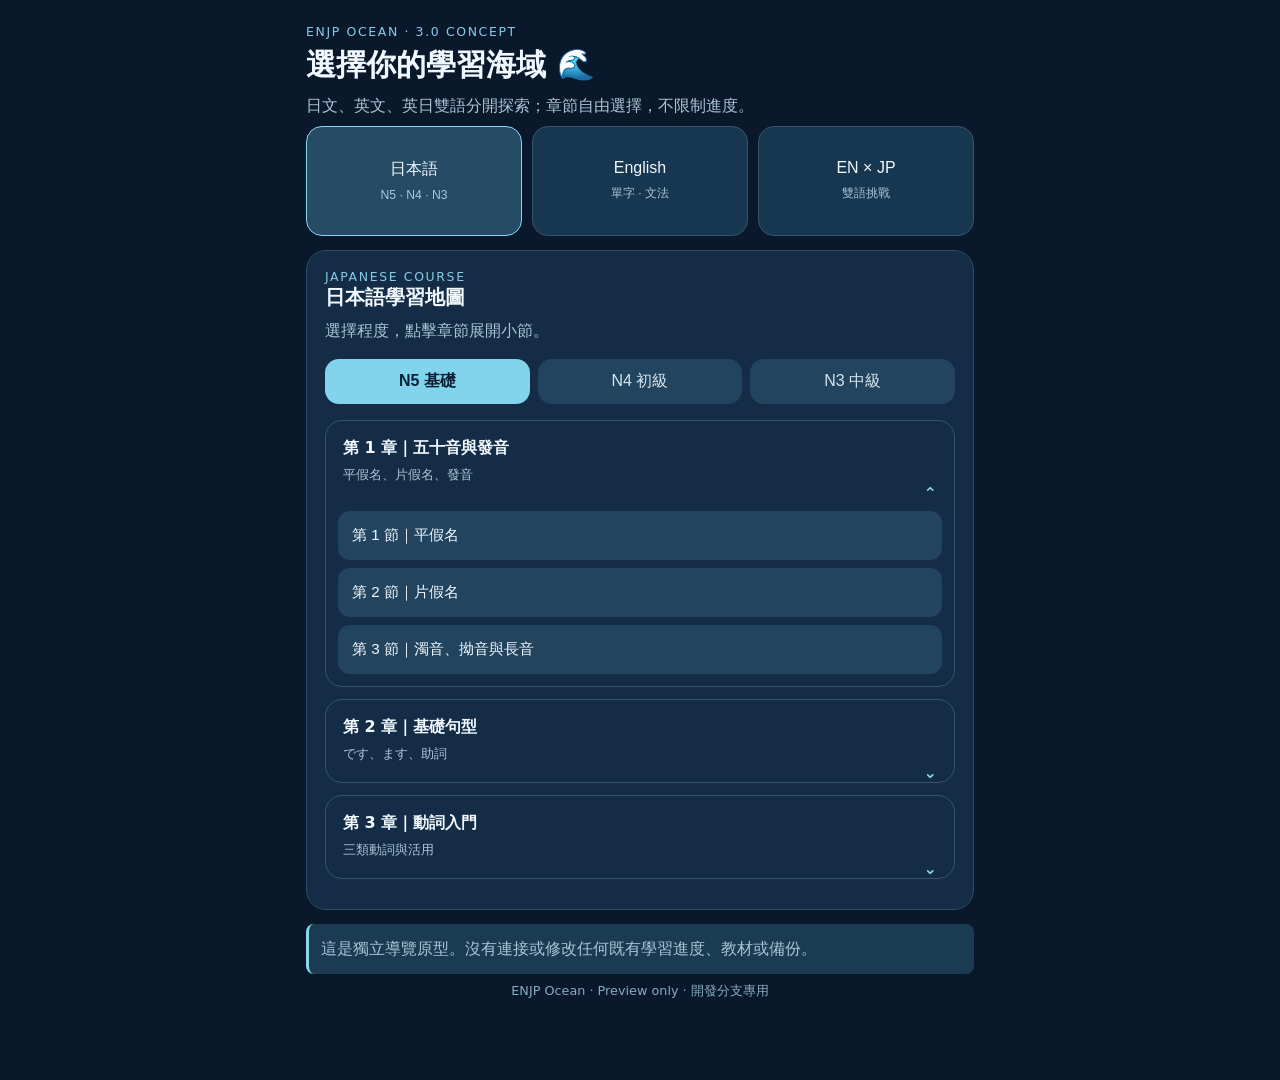
<file: v3/navigation-preview.html>
<!doctype html>
<html lang="zh-Hant"><head><meta charset="utf-8"><meta name="viewport" content="width=device-width,initial-scale=1"><title>ENJP Ocean 3.0 · 導覽預覽</title>
<style>
:root{color-scheme:dark;font-family:system-ui,-apple-system,"Noto Sans TC",sans-serif;background:#09192b;color:#f1f8ff}*{box-sizing:border-box}body{margin:0}main{max-width:700px;margin:auto;padding:24px 16px 72px}.eyebrow{color:#86cbe6;font-size:.78rem;letter-spacing:.13em}h1{font-size:1.9rem;margin:6px 0}h2{font-size:1.25rem;margin:0}p{color:#aac4d5;line-height:1.6;margin:7px 0}.panel{background:#142c45;border:1px solid #2b4c64;border-radius:20px;padding:18px;margin:14px 0}.mode-grid{display:grid;grid-template-columns:repeat(3,minmax(0,1fr));gap:10px}.mode{background:#173650;border:1px solid #36556d;border-radius:16px;padding:16px 8px;min-height:110px;color:#f1f8ff;font-size:1rem;cursor:pointer}.mode[aria-pressed=true]{border-color:#86d6ee;background:#254b65}.mode small{display:block;color:#a9c7d9;margin-top:8px;font-size:.76rem}.levels{display:flex;gap:8px;margin:16px 0}.levels[hidden]{display:none}.levels button{flex:1;border:0;border-radius:14px;padding:12px 4px;background:#23445e;color:#d3e6f1;font-size:1rem}.levels button[aria-selected=true]{background:#82d4ec;color:#092034;font-weight:700}.chapter{border:1px solid #36556d;border-radius:17px;margin:12px 0;overflow:hidden}.chapter summary{cursor:pointer;padding:17px;list-style:none;font-weight:650}.chapter summary::-webkit-details-marker{display:none}.chapter summary:after{content:"⌄";float:right;color:#8bd5ed}.chapter[open] summary:after{content:"⌃"}.chapter small{display:block;color:#adc6d8;font-weight:400;margin-top:7px}.sections{padding:0 12px 12px}.section{border:0;border-radius:12px;background:#23445e;color:#f1f8ff;text-align:left;width:100%;padding:14px;margin-top:8px;font-size:.95rem}.section[aria-current="true"]{background:#2b627c;border:1px solid #8ddff2;box-shadow:inset 3px 0 0 #8ddff2}.section:focus-visible,.mode:focus-visible,button:focus-visible{outline:3px solid #a4e4f4;outline-offset:2px}.footer{color:#89a9be;font-size:.8rem;text-align:center}.tools{display:flex;gap:8px;flex-wrap:wrap;margin-top:12px}.tool{border-radius:10px;background:#2a5069;padding:9px 11px;color:#d7effa;font-size:.85rem}#lesson{display:none}#lesson.visible{display:block}.notice{border-left:3px solid #8ad8ed;padding:12px;background:#1b3b53;border-radius:8px}
</style></head><body><main><div class="eyebrow">ENJP OCEAN · 3.0 CONCEPT</div><h1>選擇你的學習海域 🌊</h1><p>日文、英文、英日雙語分開探索；章節自由選擇，不限制進度。</p><div class="mode-grid" id="modes"><button class="mode" data-mode="jp" aria-pressed="true">日本語<small>N5 · N4 · N3</small></button><button class="mode" data-mode="en" aria-pressed="false">English<small>單字 · 文法</small></button><button class="mode" data-mode="dual" aria-pressed="false">EN × JP<small>雙語挑戰</small></button></div><section class="panel"><div class="eyebrow" id="subtitle">JAPANESE COURSE</div><h2 id="course-title">日本語學習地圖</h2><p id="description">點擊章節，即可展開小節。</p><div class="levels" role="tablist" aria-label="日文程度" id="levels"><button role="tab" aria-selected="true" data-level="N5">N5 基礎</button><button role="tab" aria-selected="false" data-level="N4">N4 初級</button><button role="tab" aria-selected="false" data-level="N3">N3 中級</button></div><div id="chapters"></div><div class="panel" id="lesson" aria-live="polite"></div></section><p class="notice">這是獨立導覽原型。沒有連接或修改任何既有學習進度、教材或備份。</p><p class="footer">ENJP Ocean · Preview only · 開發分支專用</p></main><script>
"use strict";
const data={N5:[["五十音與發音","平假名、片假名、發音",["平假名","片假名","濁音、拗音與長音"]],["基礎句型","です、ます、助詞",["基本句型","常用助詞","肯定與否定"]],["動詞入門","三類動詞與活用",["三類動詞","ます形","て形"]]],N4:[["動詞活用進階","否定、過去、可能",["ない形","た形","可能形"]],["日常表達","請求、經驗、計畫",["請求與許可","經驗表達","計畫與意圖"]]],N3:[["進階文法","句型比較",["ように／ために","わけ相關句型","ばかり相關句型"]],["閱讀與聽力","短文與對話",["短文閱讀","對話聽力","重點資訊辨識"]]]};
const otherCourses={en:[["日常高頻單字","生活、工作與常用表達",["生活詞彙","工作詞彙","常見片語"]],["英文基礎文法","句型、時態與疑問句",["基本句型","現在與過去","疑問與否定"]],["英文聽力與閱讀","短句與情境理解",["短句聽力","情境對話","短文閱讀"]]],dual:[["英日配對入門","同義詞彙與發音",["日常英日配對","情境片語配對","發音對照"]],["雙語互動挑戰","配對、辨識與回顧",["配對競速","智慧挑戰","錯題回顧"]],["雙語情境應用","工作與生活對話",["購物與餐廳","交通與旅行","職場對話"]]]};
let mode="jp",level="N5";
const chapters=document.getElementById("chapters"),lesson=document.getElementById("lesson");
function render(){lesson.classList.remove("visible");document.getElementById("levels").hidden=mode!=="jp";document.getElementById("course-title").textContent=mode==="jp"?"日本語學習地圖":mode==="en"?"English 英文學習": "EN × JP 雙語學習";document.getElementById("subtitle").textContent=mode==="jp"?"JAPANESE COURSE":mode==="en"?"ENGLISH COURSE":"BILINGUAL COURSE";document.getElementById("description").textContent=mode==="jp"?"選擇程度，點擊章節展開小節。":"選擇章節並展開小節；目前僅為導覽原型，不會更動舊資料。";chapters.replaceChildren();const courseChapters=mode==="jp"?data[level]:otherCourses[mode];courseChapters.forEach((chapter,i)=>{const d=document.createElement("details");d.className="chapter";if(i===0)d.open=true;d.addEventListener("toggle",()=>{if(!d.open)return;chapters.querySelectorAll("details.chapter").forEach(other=>{if(other!==d)other.open=false})});const summary=document.createElement("summary");summary.textContent="第 "+(i+1)+" 章｜"+chapter[0];const small=document.createElement("small");small.textContent=chapter[1];summary.append(small);d.append(summary);const sectionBox=document.createElement("div");sectionBox.className="sections";chapter[2].forEach((name,j)=>{const b=document.createElement("button");b.className="section";b.textContent="第 "+(j+1)+" 節｜"+name;b.setAttribute("aria-current","false");b.addEventListener("click",()=>{chapters.querySelectorAll(".section").forEach(x=>x.setAttribute("aria-current",String(x===b)));lesson.replaceChildren();const h=document.createElement("h2");h.textContent=chapter[0]+" · "+name;const p=document.createElement("p");p.textContent="這是章節導覽示意，尚未接上原有教材與練習。";const t=document.createElement("div");t.className="tools";["📖 學習教材","🔊 語音練習","🎮 互動挑戰","🔁 錯題複習"].forEach(s=>{const x=document.createElement("span");x.className="tool";x.textContent=s;t.append(x)});lesson.append(h,p,t);lesson.classList.add("visible");if(window.matchMedia("(max-width:640px)").matches)lesson.scrollIntoView({behavior:"smooth",block:"nearest"})});sectionBox.append(b)});d.append(sectionBox);chapters.append(d)})}
document.querySelectorAll("[data-mode]").forEach(b=>b.addEventListener("click",()=>{mode=b.dataset.mode;document.querySelectorAll("[data-mode]").forEach(x=>x.setAttribute("aria-pressed",String(x===b)));render()}));document.querySelectorAll("[data-level]").forEach(b=>b.addEventListener("click",()=>{level=b.dataset.level;document.querySelectorAll("[data-level]").forEach(x=>x.setAttribute("aria-selected",String(x===b)));render()}));render();
</script></body></html>
</file>
